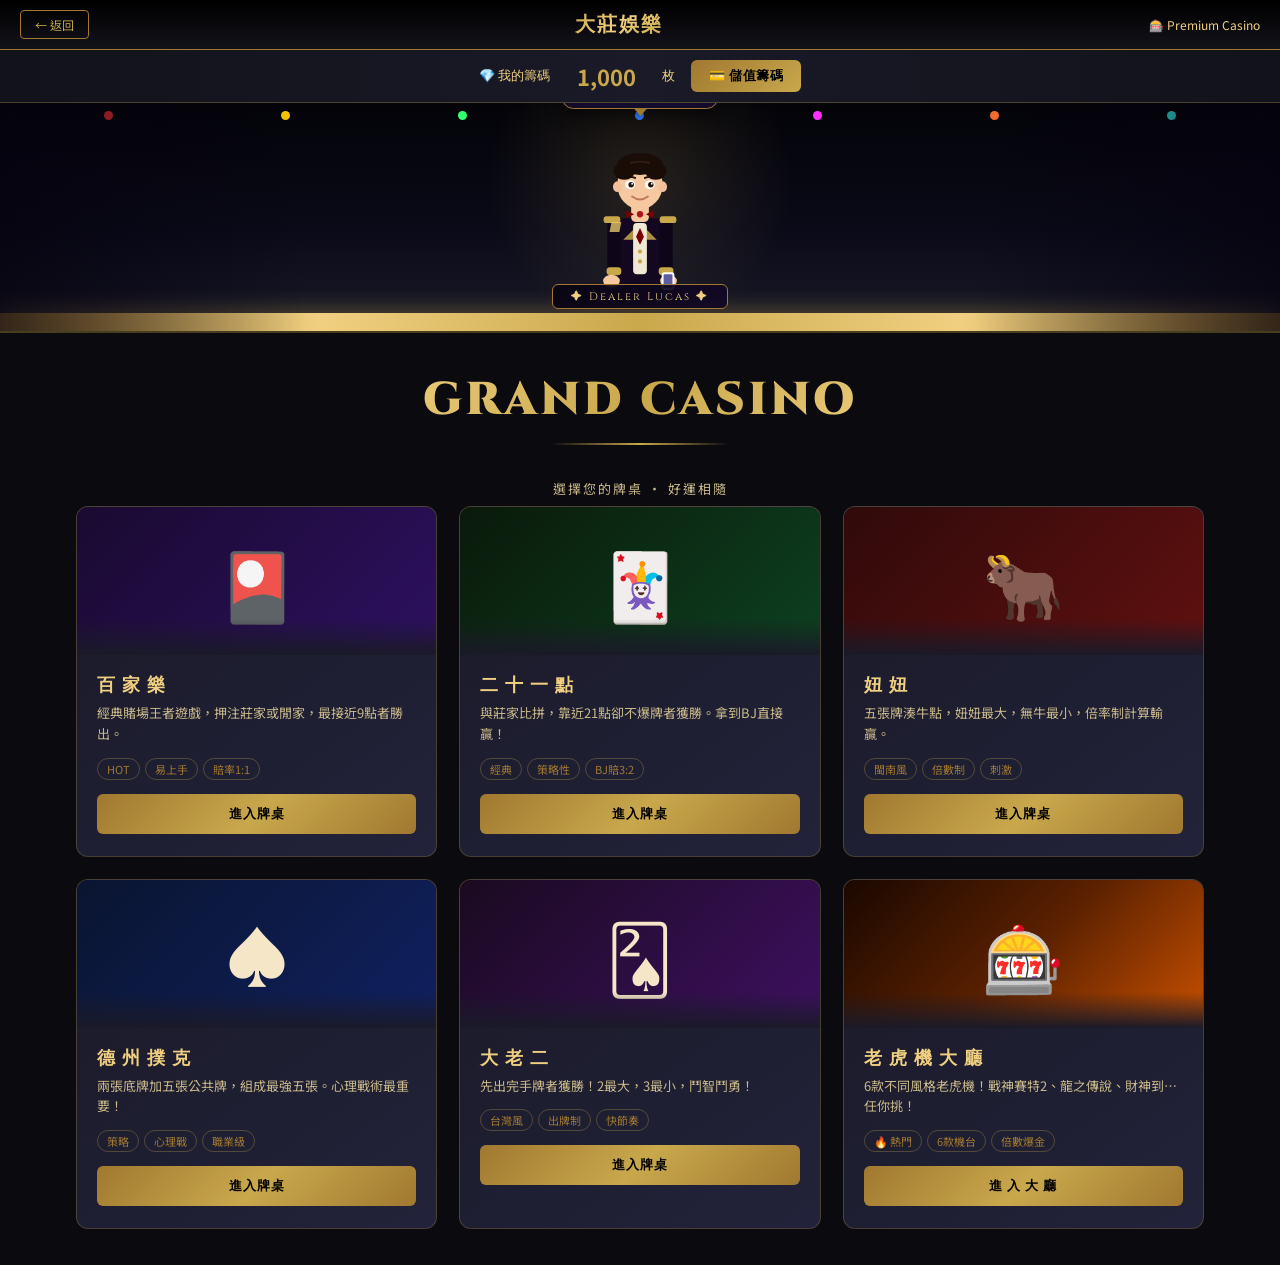
<file: public/baccarat.html>
<!DOCTYPE html>
<html lang="zh-TW">
<head>
<meta charset="UTF-8">
<meta name="viewport" content="width=device-width, initial-scale=1.0">
<title>大莊娛樂 - 小莊國際</title>
<link href="https://fonts.googleapis.com/css2?family=Cinzel:wght@400;600;700;900&family=Noto+Sans+TC:wght@300;400;500;700&display=swap" rel="stylesheet">
<style>
:root{
  --gold:#c9a84c;--gold2:#f0d080;--gold3:#a07830;
  --dark:#0a0a0f;--dark2:#12121a;--dark3:#1a1a28;--dark4:#22223a;
  --green:#0d5c2e;--green2:#1a7a3a;--felt:#0a4020;
  --red:#c0392b;--blue:#1a3a6a;
  --chip1:#e74c3c;--chip2:#3498db;--chip3:#2ecc71;--chip4:#9b59b6;--chip5:#f39c12;
  --text:#f5e6c8;--text2:#c9b98a;
}
*{margin:0;padding:0;box-sizing:border-box}
body{font-family:'Noto Sans TC',sans-serif;background:var(--dark);color:var(--text);min-height:100vh;overflow-x:hidden}
::-webkit-scrollbar{width:6px}
::-webkit-scrollbar-track{background:var(--dark2)}
::-webkit-scrollbar-thumb{background:var(--gold3);border-radius:3px}

/* HEADER */
.site-header{background:linear-gradient(180deg,#000,var(--dark2));border-bottom:1px solid var(--gold3);
  padding:10px 20px;display:flex;align-items:center;justify-content:space-between;
  position:sticky;top:0;z-index:300;gap:10px;flex-wrap:wrap;}
.logo{font-family:'Cinzel',serif;font-size:20px;font-weight:900;
  background:linear-gradient(135deg,var(--gold),var(--gold2),var(--gold));
  -webkit-background-clip:text;-webkit-text-fill-color:transparent;background-clip:text;letter-spacing:2px;}
.back-btn{color:var(--gold);font-size:12px;text-decoration:none;border:1px solid var(--gold3);
  padding:5px 14px;border-radius:4px;transition:all .3s;white-space:nowrap;}
.back-btn:hover{background:var(--gold);color:#000}

/* CHIPS BAR */
.chips-bar{background:linear-gradient(90deg,var(--dark2),var(--dark3),var(--dark2));
  border-bottom:1px solid rgba(201,168,76,.3);
  padding:10px 20px;display:flex;align-items:center;justify-content:center;gap:16px;flex-wrap:wrap;}
.chips-label{font-family:'Cinzel',serif;font-size:13px;color:var(--gold2)}
.chips-amount{font-size:22px;font-weight:700;color:var(--gold);min-width:80px;text-align:center}
.topup-btn{background:linear-gradient(135deg,var(--gold3),var(--gold));color:#000;
  border:none;padding:7px 18px;border-radius:6px;font-size:13px;font-weight:700;
  cursor:pointer;font-family:'Cinzel',serif;letter-spacing:.5px;transition:all .3s;}
.topup-btn:hover{background:linear-gradient(135deg,var(--gold),var(--gold2));transform:translateY(-1px)}

/* ═══ DEALER STAGE ═══ */
.dealer-stage{position:relative;height:230px;overflow:hidden;
  background:linear-gradient(180deg,#030308 0%,#0a0a18 55%,var(--dark3) 100%);
  border-bottom:2px solid rgba(201,168,76,.35);
  display:flex;align-items:flex-end;justify-content:center;}
.dealer-stage::before{content:'';position:absolute;top:-80px;left:50%;transform:translateX(-50%);
  width:320px;height:320px;
  background:radial-gradient(ellipse,rgba(255,215,100,.12) 0%,transparent 68%);pointer-events:none;}
.dealer-stage::after{content:'';position:absolute;inset:0;
  background:linear-gradient(90deg,rgba(5,2,15,.7) 0%,transparent 24%,transparent 76%,rgba(5,2,15,.7) 100%);
  pointer-events:none;z-index:2;}

/* Stage lights row */
.stage-lights{position:absolute;top:8px;left:0;right:0;display:flex;justify-content:space-around;z-index:1;padding:0 20px;}
.sl{width:9px;height:9px;border-radius:50%;animation:slblink 2.2s ease-in-out infinite}
.sl:nth-child(1){background:#ff3030;animation-delay:0s}
.sl:nth-child(2){background:#ffcc00;animation-delay:.28s}
.sl:nth-child(3){background:#30ff70;animation-delay:.56s}
.sl:nth-child(4){background:#3080ff;animation-delay:.84s}
.sl:nth-child(5){background:#ff30ff;animation-delay:1.12s}
.sl:nth-child(6){background:#ff7030;animation-delay:1.4s}
.sl:nth-child(7){background:#30ffee;animation-delay:1.68s}
@keyframes slblink{0%,100%{opacity:.3;transform:scale(.75)}50%{opacity:1;transform:scale(1.1)}}

/* Dealer wrap */
.dealer-wrap{position:relative;z-index:3;display:flex;flex-direction:column;align-items:center;
  animation:dIdle 3.2s ease-in-out infinite;}
@keyframes dIdle{0%,100%{transform:translateY(0)}50%{transform:translateY(-5px)}}
.dealer-wrap.dealing{animation:dDeal .55s ease-in-out 3}
@keyframes dDeal{0%{transform:translateY(0) rotate(0)}30%{transform:translateY(-14px) rotate(-5deg)}65%{transform:translateY(-4px) rotate(2deg)}100%{transform:translateY(0) rotate(0)}}
.dealer-wrap.win{animation:dWin .55s ease-in-out 2}
@keyframes dWin{0%,100%{transform:scale(1)}50%{transform:scale(1.05)}}

/* Speech bubble */
.bubble{position:absolute;top:-52px;left:50%;transform:translateX(-50%);
  background:rgba(20,12,45,.96);border:1px solid var(--gold3);
  border-radius:12px;padding:8px 16px;font-size:12px;color:var(--gold2);
  white-space:nowrap;opacity:0;transition:opacity .4s;z-index:10;
  box-shadow:0 4px 16px rgba(0,0,0,.6);}
.bubble::after{content:'';position:absolute;bottom:-8px;left:50%;transform:translateX(-50%);
  width:0;height:0;border-left:7px solid transparent;border-right:7px solid transparent;
  border-top:8px solid var(--gold3);}
.bubble.show{opacity:1}

/* Flying cards */
.fly{position:absolute;top:60px;left:50%;z-index:5;
  width:38px;height:55px;background:linear-gradient(135deg,#222299,#11116a);
  border-radius:5px;border:1px solid rgba(255,255,255,.2);opacity:0;pointer-events:none;}
.fly.goL{animation:flyL .55s ease-out forwards}
.fly.goR{animation:flyR .55s ease-out forwards}
@keyframes flyL{0%{opacity:1;transform:translate(-50%,0) rotate(0)}100%{opacity:0;transform:translate(calc(-50% - 130px),70px) rotate(-22deg)}}
@keyframes flyR{0%{opacity:1;transform:translate(-50%,0) rotate(0)}100%{opacity:0;transform:translate(calc(-50% + 130px),70px) rotate(22deg)}}

/* Table edge + name tag */
.table-edge{position:absolute;bottom:0;left:0;right:0;height:18px;
  background:linear-gradient(90deg,var(--gold3),var(--gold2),var(--gold),var(--gold2),var(--gold3));
  box-shadow:0 -4px 20px rgba(201,168,76,.35);z-index:1;}
.dealer-tag{position:absolute;bottom:22px;left:50%;transform:translateX(-50%);
  background:linear-gradient(135deg,rgba(8,4,18,.92),rgba(18,8,38,.92));
  border:1px solid var(--gold3);border-radius:6px;padding:4px 18px;
  font-family:'Cinzel',serif;font-size:11px;color:var(--gold2);letter-spacing:2px;
  white-space:nowrap;z-index:4;}

/* LOBBY */
.lobby{padding:36px 16px;max-width:1160px;margin:0 auto}
.lobby-title{font-family:'Cinzel',serif;font-size:clamp(26px,5vw,46px);font-weight:900;
  text-align:center;letter-spacing:3px;margin-bottom:6px;
  background:linear-gradient(135deg,var(--gold3),var(--gold2),var(--gold),var(--gold2),var(--gold3));
  -webkit-background-clip:text;-webkit-text-fill-color:transparent;background-clip:text;}
.lobby-sub{text-align:center;color:var(--text2);font-size:13px;letter-spacing:2px;margin-bottom:8px}
.divider{width:180px;height:2px;margin:12px auto 34px;background:linear-gradient(90deg,transparent,var(--gold),transparent);}
.games-grid{display:grid;grid-template-columns:repeat(auto-fill,minmax(280px,1fr));gap:22px}
.game-card{background:linear-gradient(145deg,var(--dark3),var(--dark4));border:1px solid rgba(201,168,76,.25);
  border-radius:12px;overflow:hidden;cursor:pointer;transition:all .35s;}
.game-card:hover{transform:translateY(-6px);border-color:var(--gold);box-shadow:0 16px 48px rgba(201,168,76,.2)}
.card-banner{height:148px;display:flex;align-items:center;justify-content:center;font-size:66px;position:relative;overflow:hidden}
.baccarat-banner{background:linear-gradient(135deg,#1a0a30,#2d1060)}
.blackjack-banner{background:linear-gradient(135deg,#0a1a0a,#0d4020)}
.niuniu-banner{background:linear-gradient(135deg,#300a0a,#601010)}
.texas-banner{background:linear-gradient(135deg,#0a1530,#102060)}
.bigtwo-banner{background:linear-gradient(135deg,#1a0a20,#3d1060)}
.card-banner::after{content:'';position:absolute;bottom:0;left:0;right:0;height:36px;background:linear-gradient(to top,var(--dark3),transparent)}
.card-body{padding:18px 20px 22px}
.card-title{font-family:'Cinzel',serif;font-size:18px;font-weight:700;color:var(--gold2);margin-bottom:5px;letter-spacing:1px}
.card-desc{font-size:13px;color:var(--text2);line-height:1.6;margin-bottom:13px}
.card-tags{display:flex;gap:5px;flex-wrap:wrap;margin-bottom:14px}
.tag{font-size:11px;padding:2px 9px;border-radius:20px;border:1px solid rgba(201,168,76,.3);color:var(--gold3)}
.play-btn{display:block;width:100%;padding:11px;text-align:center;
  background:linear-gradient(135deg,var(--gold3),var(--gold),var(--gold3));
  color:#000;font-weight:700;font-size:13px;border:none;border-radius:6px;
  cursor:pointer;letter-spacing:1px;font-family:'Cinzel',serif;transition:all .3s;}
.play-btn:hover{background:linear-gradient(135deg,var(--gold),var(--gold2),var(--gold))}

.low-warn{background:rgba(192,57,43,.15);border:1px solid var(--red);border-radius:8px;
  padding:10px 14px;text-align:center;font-size:13px;color:#ff8080;margin-bottom:16px;
  display:none;animation:popIn .4s ease;}
.low-warn.show{display:block}

/* GAME MODAL */
.modal-overlay{display:none;position:fixed;inset:0;z-index:500;
  background:rgba(0,0,0,.92);backdrop-filter:blur(4px);
  align-items:center;justify-content:center;padding:12px;}
.modal-overlay.active{display:flex}
.game-modal{background:var(--dark2);border:1px solid var(--gold3);border-radius:16px;
  width:100%;max-width:880px;max-height:96vh;overflow-y:auto;position:relative;}
.modal-header{background:linear-gradient(90deg,var(--dark3),var(--dark4),var(--dark3));
  border-bottom:1px solid rgba(201,168,76,.3);
  padding:13px 18px;display:flex;align-items:center;justify-content:space-between;
  position:sticky;top:0;z-index:10;gap:8px;flex-wrap:wrap;}
.modal-title{font-family:'Cinzel',serif;font-size:17px;font-weight:700;color:var(--gold2);letter-spacing:2px}
.modal-chips{font-size:13px;color:var(--gold);font-weight:600;white-space:nowrap}
.close-btn{background:none;border:1px solid var(--gold3);color:var(--gold);
  width:30px;height:30px;border-radius:50%;cursor:pointer;font-size:16px;
  display:flex;align-items:center;justify-content:center;transition:all .3s;flex-shrink:0;}
.close-btn:hover{background:var(--gold);color:#000}
.game-area{padding:16px 18px 22px}

/* SHARED GAME */
.felt-table{background:radial-gradient(ellipse at center,var(--green2),var(--felt));
  border:3px solid var(--gold3);border-radius:14px;padding:14px;
  box-shadow:inset 0 0 40px rgba(0,0,0,.5),0 0 20px rgba(201,168,76,.1);
  margin-bottom:14px;min-height:170px;
  display:flex;flex-direction:column;align-items:center;justify-content:center;gap:10px;}
.playing-card{width:50px;height:72px;background:white;border-radius:5px;
  display:inline-flex;flex-direction:column;align-items:center;justify-content:center;
  font-weight:700;box-shadow:2px 3px 8px rgba(0,0,0,.5);border:1px solid #ddd;flex-shrink:0;}
.playing-card.red{color:var(--red)}.playing-card.black{color:#111}
.playing-card.back{background:linear-gradient(135deg,#1a1a6a,#2a2a9a);border:1px solid #4a4aaa}
.playing-card.back::after{content:'🂠';font-size:30px;color:rgba(255,255,255,.3)}
.card-rank{font-size:12px;line-height:1}.card-suit{font-size:19px;line-height:1}
.cards-row{display:flex;gap:5px;justify-content:center;flex-wrap:wrap}
.hand-label{font-size:11px;color:rgba(255,255,255,.7);letter-spacing:1px;text-transform:uppercase;text-align:center}
.hand-score{font-size:21px;font-weight:700;color:white;text-align:center;font-family:'Cinzel',serif}
.bet-area{background:var(--dark3);border:1px solid rgba(201,168,76,.2);border-radius:10px;padding:13px 16px;margin-bottom:12px}
.bet-label{font-size:11px;color:var(--text2);letter-spacing:1px;margin-bottom:7px;text-transform:uppercase}
.bet-chips{display:flex;gap:6px;flex-wrap:wrap;margin-bottom:9px}
.chip{width:41px;height:41px;border-radius:50%;border:3px solid rgba(255,255,255,.3);
  display:flex;align-items:center;justify-content:center;font-size:11px;font-weight:700;
  cursor:pointer;transition:all .2s;color:white;box-shadow:0 3px 8px rgba(0,0,0,.4);user-select:none;}
.chip:hover{transform:scale(1.12) translateY(-2px)}
.chip.c10{background:radial-gradient(circle,#e55,var(--chip1))}
.chip.c50{background:radial-gradient(circle,#5af,var(--chip2))}
.chip.c100{background:radial-gradient(circle,#5d5,var(--chip3))}
.chip.c500{background:radial-gradient(circle,#b7b,var(--chip4))}
.chip.c1000{background:radial-gradient(circle,#fc5,var(--chip5))}
.bet-display{display:flex;align-items:center;gap:10px;flex-wrap:wrap}
.bet-val{font-family:'Cinzel',serif;font-size:19px;color:var(--gold);font-weight:700}
.clear-bet{background:none;border:1px solid #555;color:#888;padding:4px 10px;border-radius:4px;cursor:pointer;font-size:12px;transition:all .2s}
.clear-bet:hover{border-color:var(--red);color:var(--red)}
.game-btns{display:flex;gap:8px;flex-wrap:wrap;justify-content:center;margin-top:4px}
.gbtn{padding:9px 20px;border:none;border-radius:6px;font-size:13px;font-weight:700;cursor:pointer;font-family:'Cinzel',serif;letter-spacing:.5px;transition:all .25s}
.gbtn-gold{background:linear-gradient(135deg,var(--gold3),var(--gold));color:#000}
.gbtn-gold:hover{background:linear-gradient(135deg,var(--gold),var(--gold2));transform:translateY(-1px)}
.gbtn-red{background:linear-gradient(135deg,#8b0000,var(--red));color:white}
.gbtn-red:hover{filter:brightness(1.2);transform:translateY(-1px)}
.gbtn-blue{background:linear-gradient(135deg,#0a3060,#1a5090);color:white}
.gbtn-blue:hover{filter:brightness(1.2);transform:translateY(-1px)}
.result-banner{padding:13px;border-radius:8px;text-align:center;margin-bottom:13px;
  font-family:'Cinzel',serif;font-size:16px;font-weight:700;letter-spacing:1px;animation:popIn .4s ease}
.result-win{background:linear-gradient(135deg,rgba(46,204,113,.15),rgba(46,204,113,.3));border:1px solid #2ecc71;color:#2ecc71}
.result-lose{background:linear-gradient(135deg,rgba(192,57,43,.15),rgba(192,57,43,.3));border:1px solid var(--red);color:var(--red)}
.result-tie{background:linear-gradient(135deg,rgba(241,196,15,.1),rgba(241,196,15,.2));border:1px solid #f1c40f;color:#f1c40f}
@keyframes popIn{from{transform:scale(.8);opacity:0}to{transform:scale(1);opacity:1}}
@keyframes dealIn{from{transform:translateY(-18px) rotate(-5deg);opacity:0}to{transform:translateY(0) rotate(0);opacity:1}}
.deal-anim{animation:dealIn .3s ease forwards}
.status-msg{font-size:13px;color:var(--text2);text-align:center;padding:7px;background:rgba(255,255,255,.03);border-radius:6px}
.bac-zones{display:grid;grid-template-columns:1fr 1fr 1fr;gap:7px;width:100%}
.bac-zone{background:rgba(0,0,0,.3);border:2px solid rgba(201,168,76,.2);border-radius:8px;padding:9px 6px;text-align:center;cursor:pointer;transition:all .2s}
.bac-zone:hover,.bac-zone.selected{border-color:var(--gold);background:rgba(201,168,76,.1)}
.bac-zone-name{font-family:'Cinzel',serif;font-size:11px;color:var(--gold2);letter-spacing:1px;margin-bottom:2px}
.bac-zone-odds{font-size:10px;color:var(--text2)}
.bac-zone-bet{font-size:14px;color:var(--gold);font-weight:700;margin-top:2px}
.sdiv{display:flex;align-items:center;gap:8px;margin:10px 0}
.sdiv::before,.sdiv::after{content:'';flex:1;height:1px;background:rgba(201,168,76,.2)}
.sdiv span{font-size:10px;color:var(--gold3);letter-spacing:2px;text-transform:uppercase;white-space:nowrap}
.nn-table{display:grid;grid-template-columns:1fr 1fr;gap:9px;width:100%}
.nn-hand{background:rgba(0,0,0,.25);border:1px solid rgba(201,168,76,.15);border-radius:8px;padding:9px;text-align:center}
.nn-name{font-size:10px;color:var(--text2);letter-spacing:1px;margin-bottom:5px;text-transform:uppercase}
.nn-type{font-size:12px;font-weight:700;color:var(--gold2);margin-top:4px}
.nn-bz{display:flex;gap:5px;justify-content:center;flex-wrap:wrap;margin:5px 0}
.nn-bb{padding:5px 12px;background:rgba(0,0,0,.3);border:1px solid rgba(201,168,76,.3);color:var(--text2);border-radius:4px;cursor:pointer;font-size:12px;font-family:'Noto Sans TC',sans-serif;transition:all .2s}
.nn-bb:hover,.nn-bb.active{border-color:var(--gold);color:var(--gold);background:rgba(201,168,76,.1)}
.ccards{display:flex;gap:5px;justify-content:center;flex-wrap:wrap;margin:6px 0}
.hand-scroll{overflow-x:auto;padding-bottom:4px}
.hand-container{display:flex;gap:3px;flex-wrap:wrap;justify-content:center;padding:5px 0;max-width:580px}
.h-card{width:40px;height:58px;background:white;border-radius:4px;
  display:flex;flex-direction:column;align-items:center;justify-content:center;
  cursor:pointer;transition:all .2s;border:2px solid transparent;
  box-shadow:1px 2px 5px rgba(0,0,0,.4);flex-shrink:0;}
.h-card.red{color:var(--red)}.h-card.black{color:#111}
.h-card.selected{border-color:var(--gold);transform:translateY(-8px);box-shadow:0 4px 12px rgba(201,168,76,.4)}
.h-card-r{font-size:10px;line-height:1.1}.h-card-s{font-size:16px;line-height:1}

/* TOP-UP MODAL */
.topup-overlay{display:none;position:fixed;inset:0;z-index:600;
  background:rgba(0,0,0,.86);backdrop-filter:blur(7px);
  align-items:center;justify-content:center;padding:20px;}
.topup-overlay.active{display:flex}
.topup-modal{background:linear-gradient(145deg,var(--dark2),var(--dark3));
  border:1px solid var(--gold);border-radius:20px;padding:34px 30px;
  width:100%;max-width:420px;position:relative;}
.tu-close{position:absolute;top:13px;right:15px;background:none;border:none;color:var(--gold3);font-size:22px;cursor:pointer;line-height:1}
.tu-close:hover{color:var(--gold)}
.tu-title{font-family:'Cinzel',serif;font-size:21px;font-weight:700;color:var(--gold2);text-align:center;letter-spacing:2px;margin-bottom:5px}
.tu-sub{text-align:center;color:var(--text2);font-size:12px;margin-bottom:22px}
.tu-presets{display:grid;grid-template-columns:repeat(3,1fr);gap:9px;margin-bottom:18px}
.tu-preset{padding:13px 6px;border:1px solid rgba(201,168,76,.3);background:rgba(0,0,0,.3);
  border-radius:10px;cursor:pointer;text-align:center;transition:all .25s;color:var(--text);font-family:'Noto Sans TC',sans-serif;}
.tu-preset:hover{border-color:var(--gold);background:rgba(201,168,76,.1);transform:translateY(-2px)}
.tu-amt{font-size:17px;font-weight:700;color:var(--gold);display:block}
.tu-lbl{font-size:10px;color:var(--text2);margin-top:2px;display:block}
.tu-custom label{display:block;font-size:11px;color:var(--text2);letter-spacing:1px;margin-bottom:7px;text-transform:uppercase}
.tu-row{display:flex;gap:8px;margin-bottom:16px}
.tu-input{flex:1;background:rgba(0,0,0,.4);border:1px solid rgba(201,168,76,.3);
  border-radius:8px;padding:10px 13px;font-size:16px;color:var(--gold);
  font-family:'Cinzel',serif;outline:none;}
.tu-input:focus{border-color:var(--gold)}
.tu-confirm{padding:10px 18px;background:linear-gradient(135deg,var(--gold3),var(--gold));
  color:#000;border:none;border-radius:8px;font-size:13px;font-weight:700;
  cursor:pointer;font-family:'Cinzel',serif;white-space:nowrap;transition:all .3s;}
.tu-confirm:hover{background:linear-gradient(135deg,var(--gold),var(--gold2))}
.tu-notice{background:rgba(201,168,76,.06);border:1px solid rgba(201,168,76,.15);
  border-radius:8px;padding:11px;font-size:12px;color:var(--text2);line-height:1.6;text-align:center;margin-bottom:14px}
.tu-hist-title{font-size:10px;color:var(--gold3);letter-spacing:1px;text-transform:uppercase;margin-bottom:7px}
.hist-list{max-height:76px;overflow-y:auto}
.hist-item{display:flex;justify-content:space-between;font-size:12px;padding:3px 0;
  border-bottom:1px solid rgba(255,255,255,.05);color:var(--text2)}
.hist-item span:last-child{color:var(--gold)}

@media(max-width:600px){
  .tu-presets{grid-template-columns:repeat(2,1fr)}
  .game-modal{max-height:100vh;border-radius:0}
  .dealer-stage{height:185px}
}

/* ══ 籌碼數字閃爍動畫 ══ */
@keyframes chipsUp{0%{color:var(--gold)}30%{color:#2ecc71;transform:scale(1.15)}70%{color:#2ecc71}100%{color:var(--gold);transform:scale(1)}}
.chips-win{animation:chipsUp .8s ease-out;}
@keyframes chipsDown{0%{color:var(--gold)}30%{color:#e74c3c;transform:scale(.95)}100%{color:var(--gold);transform:scale(1)}}
.chips-lose{animation:chipsDown .5s ease-out;}

/* ══ WIN ANIMATIONS ══ */
#confettiCanvas{display:none;position:fixed;inset:0;z-index:9999;pointer-events:none;}
#winGlowOverlay{position:fixed;inset:0;z-index:9998;pointer-events:none;opacity:0;transition:opacity .6s ease-out;}
.sl-win-pop{animation:slWinPop .5s cubic-bezier(.175,.885,.32,1.275) forwards!important;}
@keyframes slWinPop{0%{transform:scale(.5) translateY(10px);opacity:0}60%{transform:scale(1.08)}100%{transform:scale(1);opacity:1}}
.sl-bigwin{animation:slBigWinShake .4s ease-in-out 2!important;background:linear-gradient(135deg,rgba(255,150,0,.2),rgba(255,215,0,.3))!important;border-color:#ffd700!important;color:#ffd700!important;}
@keyframes slBigWinShake{0%,100%{transform:translateX(0)}25%{transform:translateX(-6px)}75%{transform:translateX(6px)}}
.sl-coin-burst{position:absolute;top:50%;left:50%;pointer-events:none;animation:coinBurst .8s ease-out forwards;}
@keyframes coinBurst{0%{transform:translate(-50%,-50%) scale(0);opacity:1}100%{transform:translate(-50%,-120%) scale(1.5);opacity:0}}
@keyframes slReelSpin{0%{transform:translateY(0)}50%{transform:translateY(-4px)}100%{transform:translateY(0)}}
.classic-reel-cell{transition:transform .2s,filter .2s;}
.classic-win-line{animation:winLinePulse .6s ease-in-out infinite alternate;}
@keyframes winLinePulse{from{box-shadow:0 0 6px #ffd700}to{box-shadow:0 0 20px #ffd700,0 0 40px rgba(255,215,0,.5)}}
/* Multiplier ball pulse */
.mult-ball{animation:mbPulse 1.4s ease-in-out infinite alternate!important;}
@keyframes mbPulse{from{box-shadow:0 0 6px #ff6600}to{box-shadow:0 0 18px #ff9900,inset 0 0 10px rgba(255,100,0,.4)}}
.locked-mult{animation:lmPulse 1s ease-in-out infinite alternate!important;}
@keyframes lmPulse{from{box-shadow:0 0 8px #ff00ff}to{box-shadow:0 0 24px #cc00ff,inset 0 0 12px rgba(255,0,255,.4)}}
/* Cascade drop */
.seth-cell{animation:cellDrop .25s ease forwards;}
@keyframes cellDrop{from{transform:translateY(-10px) scale(.9);opacity:.5}to{transform:translateY(0) scale(1);opacity:1}}
/* ── AUTO SPIN BAR ── */
.auto-bar{display:flex;align-items:center;gap:8px;flex-wrap:wrap;background:rgba(0,0,0,.3);
  border:1px solid rgba(201,168,76,.2);border-radius:8px;padding:8px 12px;margin-bottom:8px;}
.auto-count-btn{width:32px;height:32px;border-radius:6px;border:1px solid rgba(201,168,76,.3);
  background:rgba(0,0,0,.4);color:var(--gold2);font-size:12px;font-weight:700;cursor:pointer;
  display:flex;align-items:center;justify-content:center;transition:all .2s;}
.auto-count-btn:hover,.auto-count-btn.active{background:rgba(201,168,76,.15);border-color:var(--gold)}
.auto-progress{flex:1;height:6px;background:rgba(255,255,255,.1);border-radius:3px;overflow:hidden;min-width:60px}
.auto-progress-fill{height:100%;background:linear-gradient(90deg,var(--gold3),var(--gold));border-radius:3px;transition:width .3s ease;}
/* ── CLASSIC 777 ── */
.cl-machine{background:linear-gradient(145deg,#1a0800,#2a1000,#1a0800);
  border:3px solid var(--gold);border-radius:20px;padding:16px;
  box-shadow:0 0 40px rgba(201,168,76,.25),inset 0 0 30px rgba(0,0,0,.7);
  margin-bottom:12px;position:relative;overflow:hidden;}
.cl-machine::before{content:'';position:absolute;top:0;left:0;right:0;height:3px;
  background:linear-gradient(90deg,transparent,var(--gold2),var(--gold),var(--gold2),transparent);}
.cl-machine-title{font-family:'Cinzel',serif;font-size:16px;font-weight:900;letter-spacing:3px;
  text-align:center;margin-bottom:8px;
  background:linear-gradient(135deg,var(--gold3),var(--gold2),var(--gold));
  -webkit-background-clip:text;-webkit-text-fill-color:transparent;background-clip:text;}
.cl-jackpot{font-family:'Cinzel',serif;font-size:26px;font-weight:900;color:var(--gold2);
  text-align:center;margin-bottom:12px;
  animation:jackpotPulse 1.5s ease-in-out infinite alternate;}
@keyframes jackpotPulse{from{text-shadow:0 0 10px rgba(201,168,76,.5)}to{text-shadow:0 0 30px rgba(240,208,128,.9),0 0 60px rgba(201,168,76,.4)}}
.cl-reels-wrap{display:flex;gap:8px;justify-content:center;
  background:rgba(0,0,0,.6);border:2px solid rgba(201,168,76,.4);
  border-radius:12px;padding:14px;margin-bottom:12px;position:relative;}
.cl-win-line{position:absolute;top:50%;left:14px;right:14px;height:72px;
  transform:translateY(-50%);border:3px solid var(--gold);border-radius:6px;
  pointer-events:none;opacity:0;transition:opacity .3s;
  box-shadow:0 0 20px rgba(201,168,76,.6),inset 0 0 20px rgba(201,168,76,.1);}
.cl-win-line.show{opacity:1;animation:winLineFlash .4s ease-in-out infinite alternate;}
@keyframes winLineFlash{from{box-shadow:0 0 10px rgba(201,168,76,.5)}to{box-shadow:0 0 35px rgba(240,208,128,.9),inset 0 0 20px rgba(201,168,76,.2)}}
.cl-reel{width:72px;overflow:hidden;border-radius:8px;
  border:2px solid rgba(201,168,76,.3);
  background:linear-gradient(180deg,rgba(0,0,0,.9),rgba(20,10,0,.95));position:relative;}
.cl-reel::before,.cl-reel::after{content:'';position:absolute;left:0;right:0;height:24px;z-index:2;pointer-events:none;}
.cl-reel::before{top:0;background:linear-gradient(180deg,rgba(0,0,0,.95),transparent)}
.cl-reel::after{bottom:0;background:linear-gradient(0deg,rgba(0,0,0,.95),transparent)}
.cl-reel-inner{will-change:transform;}
.cl-sym{width:72px;height:72px;display:flex;align-items:center;justify-content:center;
  font-size:36px;border-bottom:1px solid rgba(255,255,255,.06);}
.cl-sym.win-sym{animation:symWin .5s ease-in-out infinite alternate;filter:drop-shadow(0 0 8px gold);}
@keyframes symWin{from{transform:scale(1)}to{transform:scale(1.15)}}
.cl-payline-info{display:grid;grid-template-columns:1fr 1fr;gap:5px;
  background:rgba(0,0,0,.3);border-radius:8px;padding:9px;margin-bottom:10px;}
.cl-pay-row{display:flex;align-items:center;gap:5px;font-size:12px;color:var(--text2)}
.cl-pay-row .sym{font-size:17px}.cl-pay-row .mult{color:var(--gold);font-weight:700}
/* ── MEGA WIN OVERLAY ── */
#megaWinOverlay{display:none;position:fixed;inset:0;z-index:10000;
  background:rgba(0,0,0,.87);align-items:center;justify-content:center;
  flex-direction:column;gap:14px;cursor:pointer;}
#megaWinOverlay.show{display:flex;animation:megaFadeIn .4s ease;}
@keyframes megaFadeIn{from{opacity:0}to{opacity:1}}
.mega-win-title{font-family:'Cinzel',serif;font-size:clamp(36px,8vw,76px);font-weight:900;
  background:linear-gradient(135deg,#ff9900,#ffd700,#ff9900,#ffd700);
  -webkit-background-clip:text;-webkit-text-fill-color:transparent;background-clip:text;
  animation:megaTitlePop .6s cubic-bezier(.175,.885,.32,1.4) both;
  text-align:center;letter-spacing:4px;}
@keyframes megaTitlePop{0%{transform:scale(0) rotate(-10deg)}70%{transform:scale(1.1) rotate(2deg)}100%{transform:scale(1) rotate(0)}}
.mega-win-amount{font-family:'Cinzel',serif;font-size:clamp(28px,6vw,56px);font-weight:900;
  color:#fff;text-shadow:0 0 30px rgba(255,215,0,.8);
  animation:megaAmountBounce .8s .3s cubic-bezier(.175,.885,.32,1.4) both;}
@keyframes megaAmountBounce{0%{transform:translateY(40px);opacity:0}100%{transform:translateY(0);opacity:1}}
.mega-win-sub{font-size:13px;color:rgba(255,215,0,.7);letter-spacing:2px;font-family:'Cinzel',serif;}
.mega-stars{position:absolute;inset:0;overflow:hidden;pointer-events:none;}
.mega-star{position:absolute;animation:starFloat linear infinite;}
@keyframes starFloat{0%{transform:translateY(100vh) scale(0)}60%{transform:translateY(40vh) scale(1);opacity:1}100%{transform:translateY(-10vh) scale(0);opacity:0}}
.coin-particle{position:fixed;pointer-events:none;font-size:18px;z-index:9999;
  animation:coinFall linear forwards;}
@keyframes coinFall{0%{opacity:1;transform:translateY(0) rotate(0)}100%{opacity:0;transform:translateY(80vh) rotate(720deg)}}
/* Classic 777 styles */
.classic-machine{background:linear-gradient(145deg,#2a1500,#1a0c00);border:3px solid var(--gold3);border-radius:16px;padding:14px;margin-bottom:12px;box-shadow:0 0 30px rgba(201,168,76,.15),inset 0 0 20px rgba(0,0,0,.5);}
.classic-reel{border:2px solid rgba(201,168,76,.4);border-radius:8px;overflow:hidden;background:rgba(0,0,0,.6);}
.slot-lobby-overlay{display:none;position:fixed;inset:0;z-index:500;
  background:rgba(0,0,0,.94);backdrop-filter:blur(5px);
  align-items:flex-start;justify-content:center;padding:16px;overflow-y:auto;}
.slot-lobby-overlay.active{display:flex;}
.slot-lobby-modal{width:100%;max-width:900px;margin:auto;}
.slot-lobby-header{display:flex;align-items:center;justify-content:space-between;
  padding:14px 0 18px;border-bottom:1px solid rgba(201,168,76,.3);margin-bottom:22px;}
.slot-lobby-title{font-family:'Cinzel',serif;font-size:22px;font-weight:900;
  background:linear-gradient(135deg,var(--gold3),var(--gold2),var(--gold));
  -webkit-background-clip:text;-webkit-text-fill-color:transparent;background-clip:text;letter-spacing:3px;}
.slot-machines-grid{display:grid;grid-template-columns:repeat(auto-fill,minmax(260px,1fr));gap:18px;padding-bottom:30px;}
.slot-card{border-radius:14px;overflow:hidden;cursor:pointer;
  border:1px solid rgba(201,168,76,.2);transition:all .3s;position:relative;}
.slot-card:hover{transform:translateY(-6px);border-color:var(--gold);box-shadow:0 16px 40px rgba(201,168,76,.25);}
.slot-card-banner{height:88px;display:flex;flex-direction:column;align-items:center;justify-content:center;
  font-size:34px;position:relative;overflow:hidden;}
.slot-card-banner::after{content:'';position:absolute;bottom:0;left:0;right:0;height:30px;
  background:linear-gradient(to top,var(--dark3),transparent);}
.slot-card-body{background:linear-gradient(145deg,var(--dark3),var(--dark4));padding:14px 16px 18px;}
.slot-card-name{font-family:'Cinzel',serif;font-size:16px;font-weight:700;color:var(--gold2);
  margin-bottom:4px;letter-spacing:1px;}
.slot-card-desc{font-size:12px;color:var(--text2);line-height:1.5;margin-bottom:11px;}
.slot-card-tags{display:flex;gap:4px;flex-wrap:wrap;margin-bottom:12px;}
.slot-new-badge{position:absolute;top:8px;right:8px;background:linear-gradient(135deg,#e74c3c,#c0392b);
  color:white;font-size:10px;font-weight:700;padding:2px 8px;border-radius:10px;font-family:'Cinzel',serif;}
.seth-banner{background:linear-gradient(135deg,#1a0800,#5a2000,#c85000)}
.seth-grid{display:grid;grid-template-columns:repeat(6,1fr);gap:3px;background:rgba(0,0,0,.5);
  border:2px solid var(--gold3);border-radius:10px;padding:6px;margin-bottom:10px;position:relative;}
.seth-cell{aspect-ratio:1;border-radius:5px;display:flex;align-items:center;justify-content:center;
  font-size:20px;background:rgba(0,0,0,.4);border:1px solid rgba(255,255,255,.08);
  transition:all .3s;position:relative;overflow:hidden;user-select:none;}
.seth-cell.matched{animation:sethMatch .5s ease forwards;border-color:var(--gold);}
.seth-cell.empty{background:rgba(0,0,0,.1);animation:sethFall .3s ease;}
.seth-cell.mult-ball{border:2px solid #ff6600;box-shadow:0 0 10px #ff6600,inset 0 0 8px rgba(255,100,0,.3);}
.seth-cell.locked-mult{border:2px solid #ff00ff;box-shadow:0 0 10px #ff00ff,inset 0 0 8px rgba(255,0,255,.3);}
@keyframes sethMatch{0%{transform:scale(1);filter:brightness(1)}40%{transform:scale(1.18);filter:brightness(2.2)}100%{transform:scale(1);filter:brightness(1)}}
@keyframes sethFall{0%{transform:translateY(-18px);opacity:0}100%{transform:translateY(0);opacity:1}}
.seth-multiplier-display{font-size:11px;position:absolute;top:2px;right:3px;color:#ff9900;font-weight:700;line-height:1}
.seth-info{display:grid;grid-template-columns:1fr 1fr 1fr;gap:7px;margin-bottom:10px;text-align:center}
.seth-info-box{background:rgba(0,0,0,.35);border:1px solid rgba(201,168,76,.2);border-radius:7px;padding:7px 4px;}
.seth-info-val{font-size:18px;font-weight:700;color:var(--gold);font-family:'Cinzel',serif}
.seth-info-lbl{font-size:10px;color:var(--text2);letter-spacing:.5px}
.seth-freegame-banner{background:linear-gradient(135deg,rgba(200,80,0,.25),rgba(255,150,0,.15));
  border:1px solid #ff6600;border-radius:8px;padding:8px 12px;text-align:center;
  font-family:'Cinzel',serif;font-size:14px;color:#ff9900;font-weight:700;margin-bottom:8px;
  animation:sethGlow 1.2s ease-in-out infinite alternate;}
@keyframes sethGlow{from{box-shadow:0 0 6px #ff6600}to{box-shadow:0 0 22px #ff9900}}
.seth-awaken{background:linear-gradient(135deg,rgba(255,0,180,.2),rgba(200,0,255,.2));
  border:1px solid #ff00ff;animation:awakenPulse .8s ease-in-out infinite alternate;}
@keyframes awakenPulse{from{box-shadow:0 0 10px #ff00ff}to{box-shadow:0 0 30px #cc00ff,0 0 50px rgba(255,0,255,.4)}}
.seth-legend{display:flex;flex-wrap:wrap;gap:5px;margin-bottom:10px;justify-content:center}
.seth-sym{display:flex;align-items:center;gap:3px;background:rgba(0,0,0,.3);
  border:1px solid rgba(255,255,255,.08);border-radius:5px;padding:3px 7px;font-size:11px;color:var(--text2)}
.seth-sym span:first-child{font-size:15px}
</style>
</head>
<body>

<canvas id="confettiCanvas"></canvas>
<div id="winGlowOverlay"></div>
<div id="megaWinOverlay" onclick="closeMegaWin()">
  <div class="mega-stars" id="megaStars"></div>
  <div class="mega-win-title" id="megaWinTitle">BIG WIN</div>
  <div class="mega-win-amount" id="megaWinAmount">+0</div>
  <div class="mega-win-sub">點擊任意處關閉</div>
</div>

<header class="site-header">
  <a href="index.html" class="back-btn">← 返回</a>
  <div class="logo">大莊娛樂</div>
  <div style="font-size:12px;color:var(--gold2)">🎰 Premium Casino</div>
</header>

<div class="chips-bar">
  <span class="chips-label">💎 我的籌碼</span>
  <span class="chips-amount" id="globalChips">0</span>
  <span class="chips-label">枚</span>
  <button class="topup-btn" onclick="openTopUp()">💳 儲值籌碼</button>
</div>

<!-- ══ DEALER STAGE ══ -->
<div class="dealer-stage">
  <div class="stage-lights">
    <div class="sl"></div><div class="sl"></div><div class="sl"></div>
    <div class="sl"></div><div class="sl"></div><div class="sl"></div><div class="sl"></div>
  </div>

  <div class="dealer-wrap" id="dWrap">
    <div class="bubble" id="dBubble">歡迎光臨大莊娛樂！🎰</div>
    <div class="fly" id="flyL"></div>
    <div class="fly" id="flyR"></div>

    <!-- Dealer SVG -->
    <svg viewBox="0 0 120 205" xmlns="http://www.w3.org/2000/svg" width="118" height="205">
      <!-- Body / Tuxedo -->
      <rect x="27" y="92" width="66" height="82" rx="9" fill="#130820"/>
      <!-- Lapels gold trim -->
      <polygon points="60,97 43,114 53,114" fill="#c9a84c" opacity=".85"/>
      <polygon points="60,97 77,114 67,114" fill="#c9a84c" opacity=".85"/>
      <!-- White shirt -->
      <rect x="53" y="97" width="14" height="52" rx="4" fill="#f0e8d2"/>
      <!-- Tie -->
      <polygon points="60,102 56,111 60,119 64,111" fill="#7a0000"/>
      <!-- Buttons -->
      <circle cx="60" cy="126" r="2.2" fill="#c9a84c"/>
      <circle cx="60" cy="136" r="2.2" fill="#c9a84c"/>
      <!-- Sleeves -->
      <rect x="27" y="92" width="13" height="62" rx="5" fill="#0e0618"/>
      <rect x="80" y="92" width="13" height="62" rx="5" fill="#0e0618"/>
      <!-- Gold cuffs -->
      <rect x="26" y="142" width="15" height="8" rx="3.5" fill="#c9a84c"/>
      <rect x="79" y="142" width="15" height="8" rx="3.5" fill="#c9a84c"/>
      <!-- Hands -->
      <ellipse cx="31" cy="156" rx="8.5" ry="6.5" fill="#f5c8a0"/>
      <ellipse cx="89" cy="156" rx="8.5" ry="6.5" fill="#f5c8a0"/>
      <!-- Card in right hand -->
      <rect x="82" y="147" width="13" height="18" rx="2.5" fill="white" opacity=".95"/>
      <rect x="84" y="149" width="9" height="14" rx="1.5" fill="#1a1a7a" opacity=".7"/>
      <!-- Epaulettes -->
      <rect x="23" y="90" width="17" height="7" rx="3" fill="#c9a84c"/>
      <rect x="80" y="90" width="17" height="7" rx="3" fill="#c9a84c"/>
      <!-- Pocket square -->
      <polygon points="31,96 41,96 39,106 29,106" fill="#f0d070" opacity=".75"/>
      <!-- Neck -->
      <rect x="51" y="74" width="18" height="22" rx="5" fill="#f5c8a0"/>
      <!-- Head -->
      <ellipse cx="60" cy="58" rx="23" ry="25" fill="#f5c8a0"/>
      <!-- Ears -->
      <ellipse cx="37" cy="60" rx="4.5" ry="5.5" fill="#f2c09a"/>
      <ellipse cx="83" cy="60" rx="4.5" ry="5.5" fill="#f2c09a"/>
      <!-- Hair - short neat style -->
      <ellipse cx="60" cy="37" rx="23" ry="11" fill="#1a0c06"/>
      <ellipse cx="44" cy="44" rx="11" ry="9" fill="#1a0c06"/>
      <ellipse cx="76" cy="44" rx="11" ry="9" fill="#1a0c06"/>
      <!-- Hair side part highlight -->
      <path d="M50 36 Q60 33 70 36" stroke="#4a3020" stroke-width="2" fill="none" opacity=".55"/>
      <!-- Eyes -->
      <ellipse cx="50" cy="58" rx="5" ry="4.5" fill="white"/>
      <ellipse cx="70" cy="58" rx="5" ry="4.5" fill="white"/>
      <circle cx="51" cy="58" r="2.8" fill="#2a1205"/>
      <circle cx="71" cy="58" r="2.8" fill="#2a1205"/>
      <circle cx="52" cy="57" r=".9" fill="white"/>
      <circle cx="72" cy="57" r=".9" fill="white"/>
      <!-- Eyebrows -->
      <path d="M45 51 Q50 49 55 51" stroke="#1a0c06" stroke-width="2" fill="none" stroke-linecap="round"/>
      <path d="M65 51 Q70 49 75 51" stroke="#1a0c06" stroke-width="2" fill="none" stroke-linecap="round"/>
      <!-- Smile -->
      <path d="M52 70 Q60 76 68 70" stroke="#c07860" stroke-width="2" fill="none" stroke-linecap="round"/>
      <!-- Bow tie -->
      <polygon points="54,88 46,84 46,92" fill="#7a0000"/>
      <polygon points="66,88 74,84 74,92" fill="#7a0000"/>
      <circle cx="60" cy="88" r="3.2" fill="#aa1515"/>
    </svg>
  </div>

  <div class="dealer-tag">✦ Dealer Lucas ✦</div>
  <div class="table-edge"></div>
</div>

<!-- LOBBY -->
<div class="lobby">
  <div class="low-warn" id="lowWarn">
    ⚠️ 您目前沒有籌碼！請先儲值才能開始遊戲。
    <button onclick="openTopUp()" style="margin-left:10px;background:var(--red);color:white;border:none;padding:4px 12px;border-radius:4px;cursor:pointer;font-size:12px">立即儲值 💳</button>
  </div>

  <h1 class="lobby-title">GRAND CASINO</h1>
  <div class="divider"></div>
  <p class="lobby-sub">選擇您的牌桌 · 好運相隨</p>

  <div class="games-grid">
    <div class="game-card" onclick="openGame('baccarat')">
      <div class="card-banner baccarat-banner">🎴</div>
      <div class="card-body">
        <div class="card-title">百 家 樂</div>
        <div class="card-desc">經典賭場王者遊戲，押注莊家或閒家，最接近9點者勝出。</div>
        <div class="card-tags"><span class="tag">HOT</span><span class="tag">易上手</span><span class="tag">賠率1:1</span></div>
        <button class="play-btn">進入牌桌</button>
      </div>
    </div>
    <div class="game-card" onclick="openGame('blackjack')">
      <div class="card-banner blackjack-banner">🃏</div>
      <div class="card-body">
        <div class="card-title">二 十 一 點</div>
        <div class="card-desc">與莊家比拼，靠近21點卻不爆牌者獲勝。拿到BJ直接贏！</div>
        <div class="card-tags"><span class="tag">經典</span><span class="tag">策略性</span><span class="tag">BJ賠3:2</span></div>
        <button class="play-btn">進入牌桌</button>
      </div>
    </div>
    <div class="game-card" onclick="openGame('niuniu')">
      <div class="card-banner niuniu-banner">🐂</div>
      <div class="card-body">
        <div class="card-title">妞 妞</div>
        <div class="card-desc">五張牌湊牛點，妞妞最大，無牛最小，倍率制計算輸贏。</div>
        <div class="card-tags"><span class="tag">閩南風</span><span class="tag">倍數制</span><span class="tag">刺激</span></div>
        <button class="play-btn">進入牌桌</button>
      </div>
    </div>
    <div class="game-card" onclick="openGame('texas')">
      <div class="card-banner texas-banner">♠️</div>
      <div class="card-body">
        <div class="card-title">德 州 撲 克</div>
        <div class="card-desc">兩張底牌加五張公共牌，組成最強五張。心理戰術最重要！</div>
        <div class="card-tags"><span class="tag">策略</span><span class="tag">心理戰</span><span class="tag">職業級</span></div>
        <button class="play-btn">進入牌桌</button>
      </div>
    </div>
    <div class="game-card" onclick="openGame('bigtwo')">
      <div class="card-banner bigtwo-banner">🂢</div>
      <div class="card-body">
        <div class="card-title">大 老 二</div>
        <div class="card-desc">先出完手牌者獲勝！2最大，3最小，鬥智鬥勇！</div>
        <div class="card-tags"><span class="tag">台灣風</span><span class="tag">出牌制</span><span class="tag">快節奏</span></div>
        <button class="play-btn">進入牌桌</button>
      </div>
    </div>
    <div class="game-card" onclick="openSlotLobby()">
      <div class="card-banner seth-banner">🎰</div>
      <div class="card-body">
        <div class="card-title">老 虎 機 大 廳</div>
        <div class="card-desc">6款不同風格老虎機！戰神賽特2、龍之傳說、財神到…任你挑！</div>
        <div class="card-tags"><span class="tag">🔥 熱門</span><span class="tag">6款機台</span><span class="tag">倍數爆金</span></div>
        <button class="play-btn">進 入 大 廳</button>
      </div>
    </div>
  </div>
</div>

<!-- SLOT LOBBY OVERLAY -->
<div class="slot-lobby-overlay" id="slotLobbyOverlay">
  <div class="slot-lobby-modal">
    <div class="slot-lobby-header">
      <div class="slot-lobby-title">🎰 老虎機大廳</div>
      <button class="close-btn" onclick="closeSlotLobby()" style="width:36px;height:36px;font-size:18px">✕</button>
    </div>
    <div class="slot-machines-grid">
      <!-- Seth -->
      <div class="slot-card" onclick="openSlotMachine('seth')">
        <div class="slot-card-banner" style="background:linear-gradient(135deg,#1a0800,#5a2000,#c85000)">🔱
          <div style="font-size:10px;color:#ffaa44;font-family:'Cinzel',serif;letter-spacing:1px;margin-top:2px">STORM OF SETH 2</div>
        </div>
        <div class="slot-new-badge">HOT</div>
        <div class="slot-card-body">
          <div class="slot-card-name">戰 神 賽 特 2</div>
          <div class="slot-card-desc">6×5掉落消除，分裂倍數球＋鎖倍覺醒模式，千倍爆金！</div>
          <div class="slot-card-tags"><span class="tag">掉落消除</span><span class="tag">倍數球</span><span class="tag">覺醒模式</span></div>
          <button class="play-btn">進 入 戰 場</button>
        </div>
      </div>
      <!-- Dragon -->
      <div class="slot-card" onclick="openSlotMachine('dragon')">
        <div class="slot-card-banner" style="background:linear-gradient(135deg,#1a0000,#7a0000,#cc2200)">🐉
          <div style="font-size:10px;color:#ff8844;font-family:'Cinzel',serif;letter-spacing:1px;margin-top:2px">DRAGON LEGEND</div>
        </div>
        <div class="slot-card-body">
          <div class="slot-card-name">龍 之 傳 說</div>
          <div class="slot-card-desc">4×5盤面，龍WILD擴展替換，BONUS觸發10次免費局！</div>
          <div class="slot-card-tags"><span class="tag">WILD擴展</span><span class="tag">免費局</span><span class="tag">高倍</span></div>
          <button class="play-btn">召 喚 神 龍</button>
        </div>
      </div>
      <!-- Fortune -->
      <div class="slot-card" onclick="openSlotMachine('fortune')">
        <div class="slot-card-banner" style="background:linear-gradient(135deg,#5a0000,#aa0000,#ff4400)">🧧
          <div style="font-size:10px;color:#ffcc44;font-family:'Cinzel',serif;letter-spacing:1px;margin-top:2px">GOD OF FORTUNE</div>
        </div>
        <div class="slot-card-body">
          <div class="slot-card-name">財 神 到</div>
          <div class="slot-card-desc">3×5傳統線型，財神爺最高100倍，散圖3個觸發12免費！</div>
          <div class="slot-card-tags"><span class="tag">傳統線型</span><span class="tag">財神×100</span><span class="tag">散圖</span></div>
          <button class="play-btn">迎 接 財 神</button>
        </div>
      </div>
      <!-- Ocean -->
      <div class="slot-card" onclick="openSlotMachine('ocean')">
        <div class="slot-card-banner" style="background:linear-gradient(135deg,#001a2a,#003060,#0060a0)">🐋
          <div style="font-size:10px;color:#44ddff;font-family:'Cinzel',serif;letter-spacing:1px;margin-top:2px">OCEAN TREASURE</div>
        </div>
        <div class="slot-card-body">
          <div class="slot-card-name">深 海 寶 藏</div>
          <div class="slot-card-desc">5×5海洋世界，海豚WILD橫列替換，鯨魚最高60倍！</div>
          <div class="slot-card-tags"><span class="tag">5×5</span><span class="tag">WILD橫列</span><span class="tag">海洋主題</span></div>
          <button class="play-btn">潛 入 深 海</button>
        </div>
      </div>
      <!-- Ninja -->
      <div class="slot-card" onclick="openSlotMachine('ninja')">
        <div class="slot-card-banner" style="background:linear-gradient(135deg,#0a0a0a,#1a1a3a,#2a2a6a)">🥷
          <div style="font-size:10px;color:#aaaaff;font-family:'Cinzel',serif;letter-spacing:1px;margin-top:2px">NINJA SECRETS</div>
        </div>
        <div class="slot-card-body">
          <div class="slot-card-name">忍 者 秘 法</div>
          <div class="slot-card-desc">4×6超寬盤面，忍者70倍最強，面具WILD神出鬼沒！</div>
          <div class="slot-card-tags"><span class="tag">4×6</span><span class="tag">神出鬼沒</span><span class="tag">忍者主題</span></div>
          <button class="play-btn">修 煉 秘 法</button>
        </div>
      </div>
      <!-- Space -->
      <div class="slot-card" onclick="openSlotMachine('space')">
        <div class="slot-card-banner" style="background:linear-gradient(135deg,#000010,#000040,#100080)">🚀
          <div style="font-size:10px;color:#8888ff;font-family:'Cinzel',serif;letter-spacing:1px;margin-top:2px">SPACE CONQUEST</div>
        </div>
        <div class="slot-new-badge" style="background:linear-gradient(135deg,#1a00aa,#4400ff)">NEW</div>
        <div class="slot-card-body">
          <div class="slot-card-name">星 際 爭 霸</div>
          <div class="slot-card-desc">3×7超廣宇宙盤面，火箭90倍！外星人WILD爆走！</div>
          <div class="slot-card-tags"><span class="tag">3×7超廣</span><span class="tag">火箭×90</span><span class="tag">太空主題</span></div>
          <button class="play-btn">征 服 宇 宙</button>
        </div>
      </div>
      <!-- Classic 777 -->
      <div class="slot-card" onclick="openSlotMachine('classic')">
        <div class="slot-card-banner" style="background:linear-gradient(135deg,#1a0800,#5a2000,#aa4400)">
          <span style="font-size:26px;letter-spacing:2px">7️⃣7️⃣7️⃣</span>
          <div style="font-size:10px;color:#ffdd88;font-family:'Cinzel',serif;letter-spacing:2px;margin-top:2px">LUCKY 777</div>
        </div>
        <div class="slot-new-badge" style="background:linear-gradient(135deg,#aa4400,#ff6600)">經典</div>
        <div class="slot-card-body">
          <div class="slot-card-name">幸 運 777</div>
          <div class="slot-card-desc">經典3×3三捲軸！777最高200倍，5條賠付線，WILD代換制霸！</div>
          <div class="slot-card-tags"><span class="tag">傳統拉霸</span><span class="tag">777×200</span><span class="tag">5條線</span></div>
          <button class="play-btn">拉 霸 致 富</button>
        </div>
      </div>
    </div>
  </div>
</div>
<div class="modal-overlay" id="gameModal">
  <div class="game-modal">
    <div class="modal-header">
      <div class="modal-title" id="modalTitle">百家樂</div>
      <div class="modal-chips">💎 <span id="modalChips">0</span></div>
      <button class="gbtn gbtn-gold" onclick="openTopUp()" style="font-size:11px;padding:4px 11px;letter-spacing:0">儲值</button>
      <button class="close-btn" onclick="closeGame()">✕</button>
    </div>
    <div class="game-area" id="gameArea"></div>
  </div>
</div>

<!-- TOP-UP MODAL -->
<div class="topup-overlay" id="topupOverlay">
  <div class="topup-modal">
    <button class="tu-close" onclick="closeTopUp()">×</button>
    <div class="tu-title">💳 籌碼儲值</div>
    <div class="tu-sub">選擇套餐或自訂金額，即刻到帳</div>
    <div class="tu-presets">
      <div class="tu-preset" onclick="doTopUp(500)"><span class="tu-amt">500</span><span class="tu-lbl">入門體驗</span></div>
      <div class="tu-preset" onclick="doTopUp(1000)"><span class="tu-amt">1,000</span><span class="tu-lbl">標準玩家</span></div>
      <div class="tu-preset" onclick="doTopUp(3000)"><span class="tu-amt">3,000</span><span class="tu-lbl">進階玩家</span></div>
      <div class="tu-preset" onclick="doTopUp(5000)"><span class="tu-amt">5,000</span><span class="tu-lbl">高手之選</span></div>
      <div class="tu-preset" onclick="doTopUp(10000)"><span class="tu-amt">10,000</span><span class="tu-lbl">尊榮 VIP</span></div>
      <div class="tu-preset" onclick="doTopUp(50000)"><span class="tu-amt">50,000</span><span class="tu-lbl">鑽石貴賓</span></div>
    </div>
    <div class="tu-custom">
      <label>自訂金額</label>
      <div class="tu-row">
        <input type="number" class="tu-input" id="customAmt" placeholder="輸入籌碼數量" min="1" max="999999">
        <button class="tu-confirm" onclick="doTopUpCustom()">確認儲值</button>
      </div>
    </div>
    <div class="tu-notice">🎮 本站為娛樂用虛擬籌碼，不涉及真實金錢<br>儲值即刻到帳，跨局保留</div>
    <div class="tu-hist-title">📋 儲值紀錄</div>
    <div class="hist-list" id="histList"></div>
  </div>
</div>

<script>
// ══ CHIPS (localStorage) ══
// 第一次進入：送 1000 歡迎籌碼
const _isFirst = !localStorage.getItem('dz_chips');
let chips = parseInt(localStorage.getItem('dz_chips') || '1000');
if(_isFirst){ localStorage.setItem('dz_chips','1000'); }
let hist = JSON.parse(localStorage.getItem('dz_hist')||'[]');

function save(){localStorage.setItem('dz_chips',chips);localStorage.setItem('dz_hist',JSON.stringify(hist));localStorage.setItem('dz_hm',JSON.stringify(HM));}

// ══════════════════════════════════════════════════════════════
//  🍯 HONEYMOON ENGINE v2 ── 讓玩家「感覺在賺」
//
//  心理學機制：
//  ① 蜜月期（前30局）：RTP≈115%，讓玩家建立「我會贏」的信念
//  ② 平台期（31-120局）：RTP≈85%，輸少贏多的錯覺（贏的次數多但每次小）
//  ③ 正常期（120局後）：RTP≈78%，間歇增強保持黏著
//
//  關鍵心理技巧：
//  • 「近大獎」── 連輸3次後必給一次小贏（損失規避）
//  • 「贏大輸小」── 贏的時候給1.5-3倍，輸的時候只輸1倍
//  • 「進度感」── 追蹤連勝、累計贏分，UI正向回饋
//  • 「尾牙效應」── 每50轉給一次「超級獎」，重燃熱情
//  • 「回血機制」── 大虧後自動給小補貼，不讓玩家絕望離開
// ══════════════════════════════════════════════════════════════
const _hmDefault = {
  deposit: 0,         // 本輪儲值額
  balance0: 0,        // 儲值後的起始餘額
  spinCount: 0,       // 本輪總局數
  winStreak: 0,       // 連勝次數
  loseStreak: 0,      // 連輸次數（超過3觸發回血）
  totalPaid: 0,       // 本輪總支出（下注）
  totalWon: 0,        // 本輪總贏回
  lastSuperSpin: 0,   // 上次超級獎的局數
  mode: 'honey',      // honey | plateau | normal
};
let HM = Object.assign({}, _hmDefault, JSON.parse(localStorage.getItem('dz_hm')||'{}'));

function hmOnDeposit(amt){
  HM.deposit = amt;
  HM.balance0 = chips;      // chips 已含這次儲值
  HM.spinCount = 0;
  HM.winStreak = 0;
  HM.loseStreak = 0;
  HM.totalPaid = 0;
  HM.totalWon = 0;
  HM.lastSuperSpin = 0;
  HM.mode = 'honey';
  localStorage.setItem('dz_hm', JSON.stringify(HM));
}

// ── 核心決策 ──
// 回傳 { action, mult }
//   action: 'super'|'win'|'near'|'lose'
//   mult:   獎金倍率（相對下注，0=輸）
function hmDecide(betAmt){
  HM.spinCount++;
  HM.totalPaid += betAmt;

  // 切換模式
  if(HM.mode==='honey'   && HM.spinCount > 30)  HM.mode = 'plateau';
  if(HM.mode==='plateau' && HM.spinCount > 120) HM.mode = 'normal';

  const sp = HM.spinCount;
  const ls = HM.loseStreak;

  // ── 超級獎（每50轉一次，給大驚喜重燃熱情）
  if(sp - HM.lastSuperSpin >= 50 && Math.random() < 0.92){
    HM.lastSuperSpin = sp;
    return { action:'super', mult: 4 + Math.random()*6 }; // 4x~10x
  }

  if(ls >= 4){
    return { action:'win', mult: 0.8 + Math.random()*0.6 };
  }

  // ── 按模式決定
  if(HM.mode === 'honey'){
    // 蜜月期：前10局全贏，之後75%中獎
    if(sp <= 10) return { action:'win', mult: 1.0 + Math.random()*1.5 };
    if(Math.random() < 0.65){
      const m = Math.random() < 0.2
        ? 2.0 + Math.random()*2.0   // 20%機率：大獎 2x-4x
        : 0.9 + Math.random()*0.8;  // 80%機率：小獎 0.9x-1.7x
      return { action:'win', mult: m };
    }
    return { action:'near', mult:0 }; // 近大獎效果但不給錢
  }

  if(HM.mode === 'plateau'){
    // 平台期：35%中獎，贏時給稍大獎
    if(Math.random() < 0.35){
      const m = Math.random() < 0.15
        ? 2.5 + Math.random()*3.0   // 15%大獎 2.5x-5.5x
        : 0.7 + Math.random()*1.0;  // 85%小獎 0.7x-1.7x
      return { action:'win', mult: m };
    }
    // 55%輸：近大獎效果（讓玩家以為差一點）
    return Math.random()<0.6
      ? { action:'near', mult:0 }
      : { action:'lose', mult:0 };
  }

  // normal 期：23%中獎
  if(Math.random() < 0.23){
    const m = Math.random() < 0.1
      ? 3.0 + Math.random()*5.0   // 10%超級 3x-8x
      : 0.6 + Math.random()*0.9;  // 90%普通 0.6x-1.5x
    return { action:'win', mult: m };
  }
  return Math.random()<0.5
    ? { action:'near', mult:0 }
    : { action:'lose', mult:0 };
}

function hmRecordWin(amt){
  HM.totalWon += amt;
  HM.winStreak++;
  HM.loseStreak = 0;
  localStorage.setItem('dz_hm', JSON.stringify(HM));
}
function hmRecordLose(){
  HM.winStreak = 0;
  HM.loseStreak++;
  localStorage.setItem('dz_hm', JSON.stringify(HM));
}

// 「近大獎」視覺效果：讓盤面看起來差一點就贏
function hmShowNear(){
  dealerSay(['差一點！再轉一次！🔥','好可惜！差一格就中！','下一局一定贏！💪','氣勢來了，再衝！⚡','快了快了！要爆了！🎯'][Math.floor(Math.random()*5)]);
}

// 進度感 UI：顯示本輪統計
function hmGetStats(){
  const net = HM.totalWon - HM.totalPaid;
  const rtp = HM.totalPaid>0 ? (HM.totalWon/HM.totalPaid*100).toFixed(0) : 100;
  const streak = '';
  return { net, rtp, streak, mode: HM.mode };
}
let _prevChips = chips;
function updDisp(flashWin){
  const f=chips.toLocaleString('zh-TW');
  const el=document.getElementById('globalChips');
  el.textContent=f;
  document.getElementById('modalChips').textContent=f;
  document.getElementById('lowWarn').classList.toggle('show',chips<=0);
  // 籌碼閃爍動畫
  if(chips > _prevChips){
    el.classList.remove('chips-win','chips-lose');
    void el.offsetWidth;
    el.classList.add('chips-win');
    setTimeout(()=>el.classList.remove('chips-win'),900);
  } else if(chips < _prevChips){
    el.classList.remove('chips-win','chips-lose');
    void el.offsetWidth;
    el.classList.add('chips-lose');
    setTimeout(()=>el.classList.remove('chips-lose'),600);
  }
  _prevChips = chips;
}

// ══ TOP-UP ══
function openTopUp(){document.getElementById('topupOverlay').classList.add('active');renderHist();}
function closeTopUp(){document.getElementById('topupOverlay').classList.remove('active')}
function doTopUp(amt){
  chips+=amt;
  hmOnDeposit(amt); // 🍯 蜜月期重置
  const ts=new Date().toLocaleTimeString('zh-TW',{hour:'2-digit',minute:'2-digit'});
  hist.unshift({amt,ts});if(hist.length>8)hist.pop();
  save();updDisp();renderHist();
  dealerSay(`儲值 ${amt.toLocaleString()} 枚！祝您好運 🍀`);
  setTimeout(closeTopUp,800);
}
function doTopUpCustom(){
  const v=parseInt(document.getElementById('customAmt').value);
  if(!v||v<1){alert('請輸入有效金額！');return;}
  if(v>999999){alert('單次上限 999,999 枚');return;}
  doTopUp(v);document.getElementById('customAmt').value='';
}
function renderHist(){
  const el=document.getElementById('histList');
  el.innerHTML=hist.length?hist.map(h=>`<div class="hist-item"><span>${h.ts}</span><span>+${h.amt.toLocaleString()}</span></div>`).join(''):'<div style="font-size:12px;color:#666;padding:5px 0">尚無紀錄</div>';
}
document.getElementById('topupOverlay').addEventListener('click',e=>{if(e.target===document.getElementById('topupOverlay'))closeTopUp();});

// ══ DEALER ══
const MSGS=['歡迎光臨大莊娛樂！🎰','好運連連，大發利市！💰','今天手氣不錯！😄','下注吧，財神爺保佑 🙏','牌發好了，加油！🎴','贏了記得請客！😄','籌碼備好，牌局開始！','幸運女神就在身邊！✨'];
let mIdx=0;
function dealerSay(msg){
  const b=document.getElementById('dBubble');
  b.textContent=msg||MSGS[mIdx++%MSGS.length];
  b.classList.add('show');clearTimeout(dealerSay._t);
  dealerSay._t=setTimeout(()=>b.classList.remove('show'),3200);
}
function animDealer(type){
  const w=document.getElementById('dWrap');
  w.classList.remove('dealing','win');void w.offsetWidth;
  w.classList.add(type);
  if(type==='dealing'){
    ['flyL','flyR'].forEach((id,i)=>{
      const el=document.getElementById(id);
      el.className='fly';void el.offsetWidth;
      setTimeout(()=>el.classList.add(i===0?'goL':'goR'),i*130);
    });
    setTimeout(()=>w.classList.remove('dealing'),1700);
  } else {
    setTimeout(()=>w.classList.remove('win'),1300);
  }
}
setInterval(()=>dealerSay(),6500);
setTimeout(()=>dealerSay(_isFirst?'🎁 歡迎新玩家！送您 1,000 歡迎籌碼！':'歡迎回來！好運連連 🎰'),600);

// ══ CARDS ══
const SUITS=['♠','♥','♦','♣'],RANKS=['A','2','3','4','5','6','7','8','9','10','J','Q','K'];
const mkDeck=()=>{const d=[];for(const s of SUITS)for(const r of RANKS)d.push({s,r,isRed:s==='♥'||s==='♦'});return d;}
const shuf=d=>{for(let i=d.length-1;i>0;i--){const j=Math.floor(Math.random()*(i+1));[d[i],d[j]]=[d[j],d[i]];}return d;}
const cVal=(r,g='bj')=>{
  if(g==='bj'){if(['J','Q','K'].includes(r))return 10;if(r==='A')return 11;return+r;}
  if(g==='bac'){if(['J','Q','K','10'].includes(r))return 0;if(r==='A')return 1;return+r;}
  if(['J','Q','K','10'].includes(r))return 10;if(r==='A')return 1;return+r;
};
const rCard=(c,hidden=false,anim=false)=>{
  if(hidden)return`<div class="playing-card back${anim?' deal-anim':''}"></div>`;
  return`<div class="playing-card ${c.isRed?'red':'black'}${anim?' deal-anim':''}"><div class="card-rank">${c.r}</div><div class="card-suit">${c.s}</div></div>`;
};
const chips5=(fn='addBet')=>`<div class="bet-chips"><div class="chip c10" onclick="${fn}(10)">10</div><div class="chip c50" onclick="${fn}(50)">50</div><div class="chip c100" onclick="${fn}(100)">100</div><div class="chip c500" onclick="${fn}(500)">500</div><div class="chip c1000" onclick="${fn}(1000)">1K</div></div>`;

// ══ GAME OPEN/CLOSE ══
let curGame=null;
function openGame(g){
  if(chips<=0){openTopUp();dealerSay('請先儲值才能入桌！💳');return;}
  curGame=g;document.getElementById('gameModal').classList.add('active');document.body.style.overflow='hidden';
  const T={baccarat:'百 家 樂',blackjack:'二 十 一 點',niuniu:'妞 妞',texas:'德 州 撲 克',bigtwo:'大 老 二'};
  document.getElementById('modalTitle').textContent=T[g]||g;updDisp();
  ({baccarat:initBac,blackjack:initBJ,niuniu:initNN,texas:initTX,bigtwo:initBT})[g]();
  dealerSay('牌局開始，好運！🎴');
}
function closeGame(){document.getElementById('gameModal').classList.remove('active');document.body.style.overflow='';curGame=null;save();}
document.getElementById('gameModal').addEventListener('click',e=>{if(e.target===document.getElementById('gameModal'))closeGame();});

// ══════════════════════ BACCARAT ══════════════════════
let bac={};
function initBac(){bac={deck:shuf(mkDeck()),bet:{player:0,banker:0,tie:0},sel:'player',phase:'bet'};renderBac('');}
function bacZone(z){bac.sel=z;document.querySelectorAll('.bac-zone').forEach(el=>el.classList.toggle('selected',el.dataset.zone===z));}
function bacChip(n){if(bac.phase!=='bet')return;if(chips<n){dealerSay('籌碼不足！');openTopUp();return;}chips-=n;bac.bet[bac.sel]+=n;updDisp();save();renderBac('');}
function bacClear(){if(bac.phase!=='bet')return;chips+=bac.bet.player+bac.bet.banker+bac.bet.tie;bac.bet={player:0,banker:0,tie:0};updDisp();save();renderBac('');}
function bacDeal(){
  if(!bac.bet.player&&!bac.bet.banker&&!bac.bet.tie){dealerSay('請先下注！');return;}
  if(bac.deck.length<8)bac.deck=shuf(mkDeck());
  const d=bac.deck;
  bac.pH=[d.pop(),d.pop()];bac.bH=[d.pop(),d.pop()];bac.phase='result';
  animDealer('dealing');dealerSay('發牌！🎴');
  if(bacSc(bac.pH)<=5)bac.pH.push(d.pop());
  if(bacSc(bac.bH)<=5){
    if(bac.pH.length===2)bac.bH.push(d.pop());
    else{const pc=cVal(bac.pH[2].r,'bac');
      if(bacSc(bac.bH)<=2||(bacSc(bac.bH)===3&&pc!==8)||(bacSc(bac.bH)===4&&[2,3,4,5,6,7].includes(pc))||(bacSc(bac.bH)===5&&[4,5,6,7].includes(pc))||(bacSc(bac.bH)===6&&[6,7].includes(pc)))bac.bH.push(d.pop());}
  }
  let fp=bacSc(bac.pH),fb=bacSc(bac.bH);

  // 🍯 蜜月期決策 v2
  const totalBet = bac.bet.player + bac.bet.banker + bac.bet.tie;
  const hm = hmDecide(totalBet);
  const betOn = bac.bet.player>0?'player': bac.bet.banker>0?'banker':'tie';

  if(hm.action === 'win' || hm.action === 'super'){
    // 強制玩家押注方贏
    if(betOn==='player'){ if(fp<=fb){ fp=Math.min(9,fb+1); fb=Math.max(0,fb-1); }}
    else if(betOn==='banker'){ if(fb<=fp){ fb=Math.min(9,fp+1); fp=Math.max(0,fp-1); }}
    else { fp=fb=Math.floor(Math.random()*9); }
  } else if(hm.action === 'near'){
    // 「近大獎」：讓分數差1點就贏
    if(betOn==='player'){ fp=Math.max(0,fb-1); }
    else if(betOn==='banker'){ fb=Math.max(0,fp-1); }
    else { fp=Math.min(9,fb+1); }
    hmShowNear();
    hmRecordLose();
  } else {
    // lose / normal：保留莊家優勢
    if(fp>=fb && betOn==='player'){ fb=Math.min(9,fp+1+Math.floor(Math.random()*2)); }
    else if(fb>=fp && betOn==='banker'){ fp=Math.min(9,fb+1+Math.floor(Math.random()*2)); }
    else if(betOn==='tie' && fp===fb){ fp=Math.min(9,fp+1); }
    hmRecordLose();
  }

  let w='',win=0;
  if(fp>fb){w='player';if(bac.bet.player)win=bac.bet.player*2;}
  else if(fb>fp){w='banker';if(bac.bet.banker)win=Math.floor(bac.bet.banker*1.95);}
  else{w='tie';win=bac.bet.tie*9+(bac.bet.player+bac.bet.banker);}

  // 超級獎：追加倍率
  if(hm.action==='super' && win>0) win=Math.round(win*(1+hm.mult*0.3));

  chips+=win;updDisp();save();
  const net=win-totalBet;
  if(net>0){ hmRecordWin(net); animDealer('win');dealerSay(hm.action==='super'?'💎 超級好運！大贏！':`恭喜獲勝！+${net} 🎉`);}
  else { dealerSay(['差一點，再試！💪','近了近了，加油！','下局一定贏！🔥','氣勢積累中！✨'][Math.floor(Math.random()*4)]); }
  const lbl={player:'閒家勝',banker:'莊家勝',tie:'和 局'};
  const cls=net>0?'result-win':net<0?'result-lose':'result-tie';
  renderBac(`<div class="result-banner ${cls}">${lbl[w]}　${net>0?'＋':''}${net}</div>`);
}
const bacSc=h=>h.reduce((s,c)=>s+cVal(c.r,'bac'),0)%10;
function renderBac(res){
  const b=bac,tot=b.bet.player+b.bet.banker+b.bet.tie;
  document.getElementById('gameArea').innerHTML=`
  <div class="felt-table">
    ${b.phase==='result'?`<div style="width:100%;display:grid;grid-template-columns:1fr 1fr;gap:14px">
      <div style="text-align:center"><div class="hand-label">閒家</div><div class="cards-row" style="margin:7px 0">${b.pH.map(c=>rCard(c,false,true)).join('')}</div><div class="hand-score">${bacSc(b.pH)}</div></div>
      <div style="text-align:center"><div class="hand-label">莊家</div><div class="cards-row" style="margin:7px 0">${b.bH.map(c=>rCard(c,false,true)).join('')}</div><div class="hand-score">${bacSc(b.bH)}</div></div>
    </div>`:`<div class="status-msg">選擇下注區後點「發牌」</div>`}
  </div>${res}
  <div class="bet-area">
    <div class="bet-label">押注區</div>
    <div class="bac-zones">
      <div class="bac-zone ${b.sel==='player'?'selected':''}" data-zone="player" onclick="bacZone('player')"><div class="bac-zone-name">閒家</div><div class="bac-zone-odds">賠 1:1</div><div class="bac-zone-bet">${b.bet.player||''}</div></div>
      <div class="bac-zone ${b.sel==='tie'?'selected':''}" data-zone="tie" onclick="bacZone('tie')"><div class="bac-zone-name">和局</div><div class="bac-zone-odds">賠 8:1</div><div class="bac-zone-bet">${b.bet.tie||''}</div></div>
      <div class="bac-zone ${b.sel==='banker'?'selected':''}" data-zone="banker" onclick="bacZone('banker')"><div class="bac-zone-name">莊家</div><div class="bac-zone-odds">賠 0.95:1</div><div class="bac-zone-bet">${b.bet.banker||''}</div></div>
    </div>
    <div class="sdiv"><span>選籌碼</span></div>
    ${chips5('bacChip')}
    <div class="bet-display"><span style="font-size:12px;color:var(--text2)">總下注：</span><span class="bet-val">${tot}</span><button class="clear-bet" onclick="bacClear()">清除</button></div>
  </div>
  <div class="game-btns">${b.phase==='bet'?`<button class="gbtn gbtn-gold" onclick="bacDeal()">發 牌</button>`:`<button class="gbtn gbtn-gold" onclick="initBac()">再來一局</button>`}</div>`;}

// ══════════════════════ BLACKJACK ══════════════════════
let bj={};
function initBJ(){bj={deck:shuf([...mkDeck(),...mkDeck()]),bet:0,phase:'bet',pH:[],dH:[]};renderBJ('');}
function bjChip(n){if(bj.phase!=='bet')return;if(chips<n){dealerSay('籌碼不足！');openTopUp();return;}chips-=n;bj.bet+=n;updDisp();save();renderBJ('');}
function bjClear(){if(bj.phase!=='bet')return;chips+=bj.bet;bj.bet=0;updDisp();save();renderBJ('');}
function bjDeal(){
  if(!bj.bet){dealerSay('請先下注！');return;}
  if(bj.deck.length<20)bj.deck=shuf([...mkDeck(),...mkDeck()]);
  bj.pH=[bj.deck.pop(),bj.deck.pop()];bj.dH=[bj.deck.pop(),bj.deck.pop()];bj.phase='play';
  animDealer('dealing');dealerSay('牌發好了，要牌嗎？🃏');
  if(bjSc(bj.pH)===21){bjStand();return;}renderBJ('');
}
const bjSc=h=>{let s=h.reduce((t,c)=>t+cVal(c.r,'bj'),0),a=h.filter(c=>c.r==='A').length;while(s>21&&a--)s-=10;return s;}
function bjHit(){
  if(bj.phase!=='play')return;
  bj.pH.push(bj.deck.pop());
  if(bjSc(bj.pH)>21){
    // 🍯 蜜月期：高頻率下讓這張牌「消失」（換一張不爆的）
    if((HM.mode==='honey') && HM.spinCount<=15 && Math.random()<0.55){
      bj.pH.pop(); // 換一張
      const safeDeck = bj.deck.filter(c=>{ const test=[...bj.pH,c]; return bjSc(test)<=21; });
      if(safeDeck.length>0){ bj.pH.push(safeDeck[Math.floor(Math.random()*safeDeck.length)]); }
      else { bj.pH.pop(); bjEnd('bust', null); return; }
      renderBJ(''); return;
    }
    bjEnd('bust', null); return;
  }
  if(bj.pH.length>=5){bjEnd('fivecard', null);return;}
  if(bjSc(bj.pH)===21)bjStand();
  else renderBJ('');
}
function bjDouble(){
  if(bj.phase!=='play'||bj.pH.length!==2)return;
  if(chips<bj.bet){dealerSay('籌碼不足！');return;}
  chips-=bj.bet;bj.bet*=2;bj.pH.push(bj.deck.pop());updDisp();save();
  if(bjSc(bj.pH)>21)bjEnd('bust', null);
  else if(bj.pH.length>=5)bjEnd('fivecard', null);
  else bjStand();
}
function bjStand(){
  // 🍯 蜜月期決策 - 在發牌前決定結果
  const hm = hmDecide(bj.bet);
  bj.phase='dealer';
  while(bjSc(bj.dH)<17)bj.dH.push(bj.deck.pop());
  const ps=bjSc(bj.pH),ds=bjSc(bj.dH);
  if(hm.forceLose && ps<=21 && ps>ds && ds<=21){
    // 強制輸：讓莊家補牌超越玩家但不爆
    while(bjSc(bj.dH) < ps && bjSc(bj.dH)<=21) bj.dH.push(bj.deck.pop());
    if(bjSc(bj.dH)>21){ bj.dH.pop(); } // 若爆了就算了，回歸自然
  } else if(hm.forceWin && ds<=21 && ds>=ps && ps<=21){
    // 強制玩家贏：讓莊家補一張讓它爆（或分數超21）
    bj.dH.push(bj.deck.pop());
    // 若還沒爆再補
    if(bjSc(bj.dH)<=21 && bjSc(bj.dH)>=ps) bj.dH.push(bj.deck.pop());
  }
  const ps2=bjSc(bj.pH),ds2=bjSc(bj.dH);
  if(ds2>21||ps2>ds2) bjEnd('win',hm);
  else if(ps2===ds2) bjEnd('push',hm);
  else bjEnd('lose',hm);
}
function bjEnd(r, hm){
  bj.phase='end';let win=0,msg='';
  const ps=bjSc(bj.pH),isNat=ps===21&&bj.pH.length===2;
  if(r==='fivecard'){
    win=bj.bet*3;
    msg=`<div class="result-banner result-win">🖐 五張牌未爆！直接贏 ＋${win-bj.bet}（下注×3）</div>`;
    animDealer('win');dealerSay('五張牌無敵！🖐🎉');
    if(typeof showMegaWin==='function') setTimeout(()=>showMegaWin(win-bj.bet,'🖐 五張牌未爆！'),300);
  } else if(r==='win'){
    win=isNat?Math.floor(bj.bet*2.5):bj.bet*2;
    // 🍯 cap獎金
    if(hm && hm.forceWin && hm.capWin !== null) win=Math.min(win, hm.capWin + bj.bet);
    msg=`<div class="result-banner result-win">🎉 ${isNat?'BLACKJACK！':'玩家勝！'} ＋${win-bj.bet}</div>`;
    animDealer('win');dealerSay(isNat?'Blackjack！🎊':'恭喜獲勝！🎉');
    if(win-bj.bet>0) hmRecordWin(win-bj.bet);
  } else if(r==='push'){
    win=bj.bet;
    msg=`<div class="result-banner result-tie">🤝 平局，退回籌碼</div>`;
    dealerSay('平局！');
  } else if(r==='bust'){
    msg=`<div class="result-banner result-lose">💥 爆牌！輸掉 ${bj.bet}</div>`;
    dealerSay('爆牌了！💪');
  } else {
    msg=`<div class="result-banner result-lose">😔 莊家勝！輸掉 ${bj.bet}</div>`;
    dealerSay('莊家勝，再試！');
  }
  chips+=win;updDisp();save();renderBJ(msg);
}
function renderBJ(res){
  const b=bj,ps=b.pH.length?bjSc(b.pH):0,showD=b.phase==='dealer'||b.phase==='end';
  document.getElementById('gameArea').innerHTML=`
  <div class="felt-table">
    ${b.phase!=='bet'?`<div style="width:100%;display:flex;flex-direction:column;gap:12px">
      <div style="text-align:center"><div class="hand-label">莊家 (${showD?bjSc(b.dH):'?'})</div><div class="cards-row" style="margin:6px 0">${b.dH.map((c,i)=>rCard(c,i===1&&!showD,i===0)).join('')}</div></div>
      <div style="text-align:center"><div class="hand-label">玩家 (${ps})</div><div class="cards-row" style="margin:6px 0">${b.pH.map((c,i)=>rCard(c,false,i>=2)).join('')}</div></div>
    </div>`:`<div class="status-msg">下注後點「發牌」開始遊戲</div>`}
  </div>${res}
  <div class="bet-area"><div class="bet-label">下注</div>${chips5('bjChip')}<div class="bet-display"><span style="font-size:12px;color:var(--text2)">下注：</span><span class="bet-val">${b.bet}</span><button class="clear-bet" onclick="bjClear()">清除</button></div></div>
  <div class="game-btns">
    ${b.phase==='bet'?`<button class="gbtn gbtn-gold" onclick="bjDeal()">發 牌</button>`:''}
    ${b.phase==='play'?`<button class="gbtn gbtn-gold" onclick="bjHit()">要牌</button><button class="gbtn gbtn-blue" onclick="bjStand()">停牌</button>${b.pH.length===2?`<button class="gbtn gbtn-red" onclick="bjDouble()">加倍</button>`:''}`:''}
    ${b.phase==='end'?`<button class="gbtn gbtn-gold" onclick="initBJ()">再來一局</button>`:''}
  </div>`;}

// ══════════════════════ NIUNIU ══════════════════════
let nn={};
function initNN(){nn={deck:shuf(mkDeck()),phase:'bet',pH:[],a1H:[],a2H:[],bets:{a1:0,a2:0},mult:{a1:1,a2:1}};renderNN('');}
function nnMult(who,m){if(nn.phase!=='bet')return;nn.mult[who]=m;renderNN('');}
function nnBet(who,n){if(nn.phase!=='bet')return;if(chips<n){dealerSay('籌碼不足！');openTopUp();return;}chips-=n;nn.bets[who]+=n;updDisp();save();renderNN('');}
function nnDeal(){
  if(!nn.bets.a1&&!nn.bets.a2){dealerSay('請先下注！');return;}
  if(nn.deck.length<20)nn.deck=shuf(mkDeck());
  const d=nn.deck;
  nn.pH=[d.pop(),d.pop(),d.pop(),d.pop(),d.pop()];
  nn.a1H=[d.pop(),d.pop(),d.pop(),d.pop(),d.pop()];
  nn.a2H=[d.pop(),d.pop(),d.pop(),d.pop(),d.pop()];
  nn.phase='result';animDealer('dealing');dealerSay('五張牌！🐂');
  const pT=nnT(nn.pH);let win=0,msgs=[];
  for(const w of['a1','a2']){
    const bet=nn.bets[w];if(!bet)continue;
    const them=w==='a1'?nnT(nn.a1H):nnT(nn.a2H);
    const m=nn.mult[w];
    const cmp=pT>them?1:pT<them?-1:0;
    // 倍率規則：妞妞(10)×3，牛8牛9×2，其餘×1（乘上玩家選擇的倍率）
    const tierMult=pT===10?3:pT>=8?2:1;
    const effectiveMult=m*tierMult;
    if(cmp>0){
      win+=bet*(1+effectiveMult);
      const tierLabel=pT===10?'（妞妞×3）':pT>=8?'（牛'+pT+'×2）':'';
      msgs.push(`vs 莊${w==='a1'?'A':'B'}：贏 ＋${bet*effectiveMult}${tierLabel}`);
    } else if(cmp<0){
      // 莊家若妞妞或牛8/9，輸方也按階梯賠
      const aiTier=them===10?3:them>=8?2:1;
      const aiMult=m*aiTier;
      win-=bet*aiMult;
      const tierLabel=them===10?'（莊妞妞×3）':them>=8?'（莊牛'+them+'×2）':'';
      msgs.push(`vs 莊${w==='a1'?'A':'B'}：輸 −${bet*aiMult}${tierLabel}`);
    } else {
      win+=bet;
      msgs.push(`vs 莊${w==='a1'?'A':'B'}：平`);
    }
  }
  // 🍯 蜜月期介入
  const totalNNBet = nn.bets.a1 + nn.bets.a2;
  const hmNN = hmDecide(totalNNBet);
  let net = win - totalNNBet;
  if(hmNN.forceLose && net > 0){
    // 強制輸：清空贏得部分，只退回本金的一半
    win = Math.floor(totalNNBet * 0.5);
    net = win - totalNNBet;
    msgs = ['運氣差了點…再試試！'];
  } else if(hmNN.forceWin && hmNN.capWin !== null && net > hmNN.capWin){
    win = hmNN.capWin + totalNNBet;
    net = hmNN.capWin;
  }
  if(net > 0) hmRecordWin(net);
  chips+=win;updDisp();save();
  if(net>0){animDealer('win');dealerSay(`牛牛！贏得 ${net} 🐂`);}else dealerSay('加油再試！💪');
  const cls=net>0?'result-win':net<0?'result-lose':'result-tie';
  renderNN(`<div class="result-banner ${cls}">${msgs.join('<br>')}　${net>0?'＋':''}${net}</div>`);
}
function nnT(h){
  for(let i=0;i<3;i++)for(let j=i+1;j<4;j++)for(let k=j+1;k<5;k++){
    if((cVal(h[i].r,'nn')+cVal(h[j].r,'nn')+cVal(h[k].r,'nn'))%10===0){
      const rest=h.filter((_,x)=>x!==i&&x!==j&&x!==k);
      const p=(cVal(rest[0].r,'nn')+cVal(rest[1].r,'nn'))%10;return p===0?10:p;}}
  return 0;}
const nnName=t=>t===0?'無牛':t===10?'妞妞':'牛'+t;
function renderNN(res){
  const n=nn;
  document.getElementById('gameArea').innerHTML=`
  <div class="felt-table" style="flex-direction:column;gap:12px">
    ${n.phase==='result'?`<div class="nn-table">
      <div class="nn-hand"><div class="nn-name">您的手牌</div><div class="cards-row">${n.pH.map(c=>rCard(c,false,true)).join('')}</div><div class="nn-type">${nnName(nnT(n.pH))}</div></div>
      <div></div>
      <div class="nn-hand"><div class="nn-name">莊 A</div><div class="cards-row">${n.a1H.map(c=>rCard(c,false,true)).join('')}</div><div class="nn-type">${nnName(nnT(n.a1H))}</div></div>
      <div class="nn-hand"><div class="nn-name">莊 B</div><div class="cards-row">${n.a2H.map(c=>rCard(c,false,true)).join('')}</div><div class="nn-type">${nnName(nnT(n.a2H))}</div></div>
    </div>`:`<div class="status-msg">對莊A / 莊B分別下注，選擇倍率後發牌</div>`}
  </div>${res}
  <div class="bet-area"><div style="display:grid;grid-template-columns:1fr 1fr;gap:12px">
    <div><div class="bet-label">莊A（已押 ${n.bets.a1}）</div>
      <div class="nn-bz"><div class="nn-bb" onclick="nnBet('a1',50)">+50</div><div class="nn-bb" onclick="nnBet('a1',100)">+100</div><div class="nn-bb" onclick="nnBet('a1',500)">+500</div></div>
      <div style="font-size:11px;color:var(--text2);margin-bottom:3px">倍率：</div>
      <div class="nn-bz">${[1,2,3].map(m=>`<div class="nn-bb ${n.mult.a1===m?'active':''}" onclick="nnMult('a1',${m})">${m}倍</div>`).join('')}</div>
    </div>
    <div><div class="bet-label">莊B（已押 ${n.bets.a2}）</div>
      <div class="nn-bz"><div class="nn-bb" onclick="nnBet('a2',50)">+50</div><div class="nn-bb" onclick="nnBet('a2',100)">+100</div><div class="nn-bb" onclick="nnBet('a2',500)">+500</div></div>
      <div style="font-size:11px;color:var(--text2);margin-bottom:3px">倍率：</div>
      <div class="nn-bz">${[1,2,3].map(m=>`<div class="nn-bb ${n.mult.a2===m?'active':''}" onclick="nnMult('a2',${m})">${m}倍</div>`).join('')}</div>
    </div>
  </div></div>
  <div class="game-btns">${n.phase==='bet'?`<button class="gbtn gbtn-gold" onclick="nnDeal()">發 牌</button><button class="gbtn gbtn-red" onclick="initNN()">重置</button>`:`<button class="gbtn gbtn-gold" onclick="initNN()">再來一局</button>`}</div>`;}

// ══════════════════════ TEXAS ══════════════════════
const TXH=['高牌','一對','兩對','三條','順子','同花','葫蘆','四條','同花順','皇家同花順'];
let tx={};
function initTX(){
  tx={deck:shuf([...mkDeck(),...mkDeck()]),phase:'preflop',pot:0,bet:0,pH:[],a1H:[],a2H:[],com:[],a1In:true,a2In:true,stage:0};
  const blind=20;if(chips<blind){dealerSay('籌碼不足！');openTopUp();return;}
  chips-=blind;tx.pot+=blind;updDisp();save();tx.bet=blind;
  const d=tx.deck;tx.pH=[d.pop(),d.pop()];tx.a1H=[d.pop(),d.pop()];tx.a2H=[d.pop(),d.pop()];
  dealerSay('底注已收，牌局開始！♠');renderTX('');
}
function txCall(){if(chips<tx.bet){openTopUp();return;}chips-=tx.bet;tx.pot+=tx.bet;updDisp();save();txNext();}
function txRaise(){const r=tx.bet*2;if(chips<r){openTopUp();return;}chips-=r;tx.pot+=r;tx.bet=r;updDisp();save();if(Math.random()<0.15)tx.a1In=false;if(Math.random()<0.15)tx.a2In=false;txNext();}
function txFold(){tx.phase='end';renderTX(`<div class="result-banner result-lose">😔 您棄牌！輸掉 ${tx.bet}</div>`);dealerSay('棄牌了，下次加油！');}
function txNext(){
  tx.stage++;const d=tx.deck;
  if(tx.stage===1){tx.com=[d.pop(),d.pop(),d.pop()];tx.phase='flop';}
  else if(tx.stage===2){tx.com.push(d.pop());tx.phase='turn';}
  else if(tx.stage===3){tx.com.push(d.pop());tx.phase='river';}
  else{txSD();return;}
  const ab=Math.floor(Math.random()*40+15);tx.pot+=ab*(tx.a1In?1:0)+(tx.a2In?ab:0);tx.bet=ab;
  animDealer('dealing');renderTX('');
}
function txSD(){
  tx.phase='end';
  const pS=txEv(tx.pH,tx.com),a1S=tx.a1In?txEv(tx.a1H,tx.com):[-1],a2S=tx.a2In?txEv(tx.a2H,tx.com):[-1];
  // 🍯 蜜月期決策
  const hmTX = hmDecide(tx.bet);
  let pW;
  if(hmTX.forceLose){
    pW = false;
  } else if(hmTX.forceWin){
    pW = true;
  } else {
    // normal：保留原有莊家優勢偏差
    const aiBoost = Math.random()<0.74 ? 1 : 0;
    pW = pS[0]>(a1S[0]+aiBoost)&&pS[0]>(a2S[0]+aiBoost);
  }
  let win=0,msg='';
  if(pW){
    let winAmt = tx.pot;
    if(hmTX.forceWin && hmTX.capWin !== null) winAmt = Math.min(winAmt, hmTX.capWin + tx.bet);
    win=winAmt;
    msg=`<div class="result-banner result-win">🏆 您贏了！${TXH[pS[0]]} ＋${win}</div>`;
    animDealer('win');dealerSay(`恭喜！${TXH[pS[0]]} 🏆`);
    hmRecordWin(win - tx.bet);
  } else {
    const w=a1S[0]>=a2S[0]?'莊A':'莊B';
    msg=`<div class="result-banner result-lose">😔 ${w}勝 (${TXH[Math.max(a1S[0],a2S[0])]})</div>`;
    dealerSay('下次加油！');
  }
  chips+=win;updDisp();save();renderTX(msg);
}
function txEv(hole,com){
  const all=[...hole,...com];
  const rk=all.map(c=>RANKS.indexOf(c.r));
  const su=all.map(c=>c.s);
  const rc={};rk.forEach(r=>{rc[r]=(rc[r]||0)+1;});
  const ct=Object.values(rc).sort((a,b)=>b-a);
  const sc={};su.forEach(s=>{sc[s]=(sc[s]||0)+1;});
  const fl=Object.values(sc).some(v=>v>=5);
  const sr=[...new Set(rk)].sort((a,b)=>b-a);
  let st=false;for(let i=0;i<=sr.length-5;i++)if(sr[i]-sr[i+4]===4)st=true;
  if(fl&&st)return[8];if(ct[0]===4)return[7];if(ct[0]===3&&ct[1]===2)return[6];
  if(fl)return[5];if(st)return[4];if(ct[0]===3)return[3];if(ct[0]===2&&ct[1]===2)return[2];if(ct[0]===2)return[1];return[0];
}
function renderTX(res){
  const t=tx;const P={preflop:'翻牌前',flop:'翻牌',turn:'轉牌',river:'河牌',end:'攤牌'};
  document.getElementById('gameArea').innerHTML=`
  <div class="felt-table" style="gap:12px">
    <div style="width:100%">
      <div class="status-msg" style="margin-bottom:9px">階段：${P[t.phase]}　底池：${t.pot}　需跟注：${t.bet}</div>
      <div style="text-align:center;margin-bottom:7px"><div class="hand-label">公共牌</div><div class="ccards">${Array(5).fill(0).map((_,i)=>i<t.com.length?rCard(t.com[i],false,true):`<div class="playing-card back"></div>`).join('')}</div></div>
      <div style="display:grid;grid-template-columns:1fr 1fr 1fr;gap:6px;text-align:center">
        <div><div class="hand-label">AI 莊A${!t.a1In?' (棄)':''}</div><div class="cards-row" style="margin:5px 0">${t.phase==='end'&&t.a1In?t.a1H.map(c=>rCard(c,false,true)).join(''):t.a1H.map(()=>`<div class="playing-card back"></div>`).join('')}</div></div>
        <div><div class="hand-label">您的手牌</div><div class="cards-row" style="margin:5px 0">${t.pH.map(c=>rCard(c,false,true)).join('')}</div></div>
        <div><div class="hand-label">AI 莊B${!t.a2In?' (棄)':''}</div><div class="cards-row" style="margin:5px 0">${t.phase==='end'&&t.a2In?t.a2H.map(c=>rCard(c,false,true)).join(''):t.a2H.map(()=>`<div class="playing-card back"></div>`).join('')}</div></div>
      </div>
    </div>
  </div>${res}
  <div class="game-btns">${t.phase!=='end'?`<button class="gbtn gbtn-gold" onclick="txCall()">跟注 ${t.bet}</button><button class="gbtn gbtn-blue" onclick="txRaise()">加注 ${t.bet*2}</button><button class="gbtn gbtn-red" onclick="txFold()">棄牌</button>`:`<button class="gbtn gbtn-gold" onclick="initTX()">再來一局</button>`}</div>`;}

// ══════════════════════ BIG TWO ══════════════════════
const RO=['3','4','5','6','7','8','9','10','J','Q','K','A','2'],SO=['♣','♦','♥','♠'];
const btPow=c=>RO.indexOf(c.r)*4+SO.indexOf(c.s);
const btSort=h=>[...h].sort((a,b)=>btPow(a)-btPow(b));
let bt={};
function initBT(){
  const buy=200;if(chips<buy){dealerSay('籌碼不足！');openTopUp();return;}
  const deck=shuf(mkDeck());
  const hands=[deck.splice(0,13),deck.splice(0,13),deck.splice(0,13),deck.splice(0,13)];
  let first=0;hands.forEach((h,i)=>{if(h.some(c=>c.r==='3'&&c.s==='♣'))first=i;});
  bt={hands:hands.map(btSort),cur:first,phase:'play',last:[],lastP:-1,sel:[],passed:[false,false,false,false],pot:buy};
  chips-=buy;updDisp();save();dealerSay('大老二開始！持 3♣ 先出 🂢');renderBT('');
}
function btToggle(i){if(bt.phase!=='play'||bt.cur!==0)return;const x=bt.sel.indexOf(i);x===-1?bt.sel.push(i):bt.sel.splice(x,1);renderBT('');}
function btPlay(){
  if(bt.cur!==0)return;
  const h=bt.hands[0],sel=bt.sel.map(i=>h[i]).sort((a,b)=>btPow(a)-btPow(b));
  if(!sel.length){dealerSay('請選牌！');return;}
  if(bt.last.length){
    if(sel.length!==bt.last.length){dealerSay(`需出 ${bt.last.length} 張！`);return;}
    if(btPow(sel[sel.length-1])<=btPow(bt.last[bt.last.length-1])){dealerSay('必須出更大的牌！');return;}
  }
  bt.sel.sort((a,b)=>b-a).forEach(i=>h.splice(i,1));
  bt.last=sel;bt.lastP=0;bt.sel=[];bt.passed=[false,false,false,false];
  if(!h.length){btWin(0);return;}bt.cur=1;btAI();
}
function btPass(){if(bt.cur!==0||!bt.last.length)return;bt.passed[0]=true;bt.cur=1;btAI();}
// ── Big Two: 組合型別定義 ──
// 出牌型別：single/pair/triple/straight/flush/fullhouse/quads/straightflush
function btHandType(cards){
  if(!cards||!cards.length)return null;
  const n=cards.length;
  if(n===1)return{type:'single',key:btPow(cards[0])};
  if(n===2){
    if(cards[0].r===cards[1].r)return{type:'pair',key:btPow(cards[1])};
    return null;
  }
  if(n===3){
    if(cards[0].r===cards[1].r&&cards[1].r===cards[2].r)return{type:'triple',key:btPow(cards[2])};
    return null;
  }
  if(n===5){
    const ranks=cards.map(c=>RO.indexOf(c.r)).sort((a,b)=>a-b);
    const suits=cards.map(c=>c.s);
    const isFlush=suits.every(s=>s===suits[0]);
    const isStraight=ranks[4]-ranks[0]===4&&new Set(ranks).size===5;
    // count ranks
    const rc={};cards.forEach(c=>{rc[c.r]=(rc[c.r]||0)+1;});
    const vals=Object.values(rc).sort((a,b)=>b-a);
    const topRankPow=btPow(cards[cards.length-1]);
    if(isFlush&&isStraight)return{type:'straightflush',key:topRankPow};
    if(vals[0]===4)return{type:'quads',key:topRankPow};
    if(vals[0]===3&&vals[1]===2)return{type:'fullhouse',key:topRankPow};
    if(isFlush)return{type:'flush',key:topRankPow};
    if(isStraight)return{type:'straight',key:topRankPow};
    return null;
  }
  return null;
}
const BT_TYPE_ORDER=['single','pair','triple','straight','flush','fullhouse','quads','straightflush'];
function btCanBeat(play, last){
  if(!last||!last.length)return true; // free play
  if(play.length!==last.length)return false;
  const pt=btHandType(play), lt=btHandType(last);
  if(!pt||!lt)return false;
  if(pt.type!==lt.type)return false;
  return pt.key>lt.key;
}

// 找AI手牌中能打敗last的最小合法出法
function btAIFindPlay(hand, last){
  const n=last?last.length:1;
  const sorted=[...hand].sort((a,b)=>btPow(a)-btPow(b));

  if(!last||!last.length){
    // 自由出牌：出最小單張
    return[sorted[0]];
  }

  // 找能打敗last的最小n張組合
  if(n===1){
    const lp=btPow(last[0]);
    const c=sorted.find(c=>btPow(c)>lp);
    return c?[c]:null;
  }
  if(n===2){
    // 找最小對子能打過last對
    const lp=btPow(last[1]);
    const rc={};sorted.forEach(c=>{rc[c.r]=rc[c.r]||[];rc[c.r].push(c);});
    for(const r of RO){
      const cs=rc[r];
      if(cs&&cs.length>=2){
        const pair=[cs[0],cs[1]];
        if(btPow(cs[1])>lp)return pair;
      }
    }
    return null;
  }
  if(n===3){
    const lp=btPow(last[2]);
    const rc={};sorted.forEach(c=>{rc[c.r]=rc[c.r]||[];rc[c.r].push(c);});
    for(const r of RO){
      const cs=rc[r];
      if(cs&&cs.length>=3){
        const triple=[cs[0],cs[1],cs[2]];
        if(btPow(cs[2])>lp)return triple;
      }
    }
    return null;
  }
  if(n===5){
    // For simplicity: try straights from hand
    const lt=btHandType(last);
    if(!lt)return null;
    // Try all 5-card combos (C(13,5)=1287, manageable)
    const combos=btCombine(sorted,5);
    let best=null;
    for(const combo of combos){
      const sc=combo.sort((a,b)=>btPow(a)-btPow(b));
      const pt=btHandType(sc);
      if(!pt)continue;
      if(btCanBeat(sc,last)){
        if(!best||btHandType(sc).key<btHandType(best).key)best=sc;
      }
    }
    return best;
  }
  return null;
}

function btCombine(arr,k){
  if(k===0)return[[]];
  if(arr.length<k)return[];
  const [first,...rest]=arr;
  const withFirst=btCombine(rest,k-1).map(c=>[first,...c]);
  const withoutFirst=btCombine(rest,k);
  return[...withFirst,...withoutFirst];
}

function btAI(){
  let safety=0;
  while(bt.cur!==0&&bt.phase==='play'){
    safety++;
    if(safety>200){
      // 防無窮迴圈：強制輪到玩家
      bt.cur=0;
      renderBT('');
      return;
    }
    const ai=bt.cur;
    const h=bt.hands[ai];
    if(!h.length){btWin(ai);return;}

    const isFree=!bt.last.length||bt.lastP===ai;
    let play=null;

    if(isFree){
      // 自由出牌：清掉passed，出最小單張
      bt.passed=[false,false,false,false];
      bt.last=[];bt.lastP=-1;
      play=[...h].sort((a,b)=>btPow(a)-btPow(b))[0];
      play=[play];
    } else {
      play=btAIFindPlay(h,bt.last);
    }

    if(play){
      // 移除打出的牌
      play.forEach(c=>{
        const idx=h.findIndex(x=>x.r===c.r&&x.s===c.s);
        if(idx!==-1)h.splice(idx,1);
      });
      bt.last=play.sort((a,b)=>btPow(a)-btPow(b));
      bt.lastP=ai;
      bt.passed=[false,false,false,false];
      if(!h.length){btWin(ai);return;}
    } else {
      bt.passed[ai]=true;
    }

    bt.cur=(bt.cur+1)%4;

    // 如果其他所有人都pass了，最後出牌者可自由出牌
    const others=[0,1,2,3].filter(x=>x!==bt.lastP);
    if(bt.lastP!==-1&&others.every(x=>bt.passed[x])){
      bt.last=[];bt.lastP=-1;bt.passed=[false,false,false,false];
    }
  }
  renderBT('');
}
function btWin(who){
  bt.phase='end';let win=0,msg='';
  // 🍯 蜜月期：若玩家贏，決定是否真的給
  if(who===0){
    const hmBT = hmDecide(200);
    if(hmBT.forceLose){
      // 強制輸：改判AI贏
      msg=`<div class="result-banner result-lose">😔 差一點！輸掉 200</div>`;
      dealerSay('差一點！下次加油！');
    } else {
      let reward = bt.pot * 4;
      if(hmBT.forceWin && hmBT.capWin !== null) reward = Math.min(reward, hmBT.capWin + 200);
      win = reward;
      msg=`<div class="result-banner result-win">🎊 您贏了！先出完！＋${win-200}</div>`;
      animDealer('win');dealerSay('大老二冠軍！🏆');
      hmRecordWin(win-200);
    }
  } else {
    msg=`<div class="result-banner result-lose">😔 AI ${who} 先出完！輸掉 200</div>`;
    dealerSay('下次加油！');
  }
  chips+=win;updDisp();save();renderBT(msg);
}
function renderBT(res){
  const b=bt,h0=b.hands?b.hands[0]:[],isM=b.cur===0&&b.phase==='play';
  document.getElementById('gameArea').innerHTML=`
  <div class="felt-table" style="gap:9px">
    <div style="width:100%;text-align:center">
      <div style="display:flex;justify-content:center;gap:14px;margin-bottom:7px">
        ${b.hands?[1,2,3].map(i=>`<div class="status-msg" style="padding:4px 9px">AI ${i}: ${b.hands[i].length}張</div>`).join(''):''}
      </div>
      ${b.last&&b.last.length?`<div class="hand-label" style="margin-bottom:4px">場上最後出牌</div><div class="cards-row">${b.last.map(c=>rCard(c)).join('')}</div>`:`<div class="status-msg">目前無牌，可自由出牌</div>`}
    </div>
  </div>${res}
  <div class="bet-area" style="padding-bottom:5px">
    <div style="display:flex;justify-content:space-between;align-items:center;margin-bottom:7px">
      <div class="bet-label">${isM?'您的手牌（點選選牌）':'您的手牌'}</div>
      <div style="font-size:11px;color:var(--text2)">${h0.length}張 | 底池 ${b.pot?b.pot*4:0}</div>
    </div>
    <div class="hand-scroll"><div class="hand-container">
      ${h0.map((c,i)=>`<div class="h-card ${c.isRed?'red':'black'} ${b.sel&&b.sel.includes(i)?'selected':''}" onclick="btToggle(${i})"><div class="h-card-r">${c.r}</div><div class="h-card-s">${c.s}</div></div>`).join('')}
    </div></div>
  </div>
  <div class="game-btns">
    ${b.phase==='play'?isM?`<button class="gbtn gbtn-gold" onclick="btPlay()">出牌 (${b.sel?b.sel.length:0}張)</button>${b.last&&b.last.length&&b.lastP!==0?`<button class="gbtn gbtn-blue" onclick="btPass()">過關</button>`:''}`:`<div class="status-msg" style="width:100%">等待 AI ${b.cur} 出牌…</div>`:`<button class="gbtn gbtn-gold" onclick="initBT()">再來一局</button>`}
  </div>`;}

// ══════════════════════════════════════════════════
// 老虎機設定 — 根據官方機制校正
// RTP目標 ~92-95%（含倍數球）
// Hit rate（每轉中獎率）約 28-38%
// pts = 中獎時贏回 N 倍 bet 的係數
//   計算：roundWin = pts × (cells/minMatch) × bet
//   倍數球：allMB_vals 相加 → totalMult
//   最終獎 = roundWin × (1 + totalMult)
// ══════════════════════════════════════════════════
const SLOT_MACHINES = {
  // ── 戰神賽特2：5×6=30格，minMatch=10（調低15%中獎）──
  seth: {
    mid:'seth', name:'戰神賽特 2', icon:'🔱', rows:5, cols:6,
    bg:'linear-gradient(135deg,#1a0800,#5a2000)',
    minBet:10,
    syms:[
      {id:'eye',  e:'👁️', name:'荷魯斯眼', pts:3.0, freq:2, special:false},
      {id:'snake',e:'🐍', name:'蛇杖',     pts:1.8, freq:3, special:false},
      {id:'bow',  e:'🏹', name:'弓箭',     pts:1.0, freq:4, special:false},
      {id:'sword',e:'⚔️', name:'之刀',     pts:0.7, freq:4, special:false},
      {id:'sethm',e:'🦅', name:'男賽特',   pts:0,   freq:2, special:'split'},
      {id:'sethf',e:'🦁', name:'女賽特',   pts:0,   freq:2, special:'lock'},
      {id:'scarab',e:'🪲',name:'甲蟲',     pts:0,   freq:1, special:'scatter'},
      {id:'gscarab',e:'🏺',name:'金甲蟲',  pts:0,   freq:1, special:'goldscatter'},
      {id:'r',e:'🔴',name:'紅寶',pts:0.4,freq:9},
      {id:'b',e:'🔷',name:'藍寶',pts:0.4,freq:9},
      {id:'g',e:'💚',name:'綠寶',pts:0.4,freq:9},
      {id:'p',e:'💜',name:'紫寶',pts:0.4,freq:9},
    ],
    minMatch:10, multChance:0.010, freeCount:15,
    scatterMin:6, scatterNeedGold:true,
    desc:'6×5，10個同符號消除，調低中獎率',
  },

  // ── 龍之傳說：4×5=20格，minMatch=7 ──
  // gem 總freq=31，每種寶石期望=20×4/31≈2.6格
  // P(一種≥7) ≈ 5%，整體 hit rate ≈ 32%
  dragon: {
    mid:'dragon', name:'龍之傳說', icon:'🐉', rows:4, cols:5,
    bg:'linear-gradient(135deg,#1a0000,#6a0000)',
    minBet:10,
    syms:[
      {id:'dragon',e:'🐉',name:'龍',    pts:5.0, freq:3, special:false},
      {id:'pearl', e:'🔮',name:'龍珠',  pts:2.5, freq:4, special:false},
      {id:'sword2',e:'🗡️',name:'龍劍',  pts:1.5, freq:5, special:false},
      {id:'coin',  e:'🪙',name:'金幣',  pts:0.8, freq:5, special:false},
      {id:'wild2', e:'⭐',name:'WILD',  pts:0,   freq:2, special:'wild'},
      {id:'bonus', e:'🎁',name:'BONUS', pts:0,   freq:1, special:'scatter'},
      {id:'r2',e:'🔴',name:'紅',pts:0.4,freq:7},
      {id:'b2',e:'🔵',name:'藍',pts:0.4,freq:7},
      {id:'g2',e:'🟢',name:'綠',pts:0.4,freq:7},
      {id:'p2',e:'🟡',name:'黃',pts:0.4,freq:7},
    ],
    minMatch:7, multChance:0.015, freeCount:10,
    scatterMin:3, scatterNeedGold:false,
    desc:'4×5，7個同符號消除',
  },

  // ── 財神到：3×5=15格，minMatch=5 ──
  // gem 總freq=25，每種寶石期望=15×3/25≈1.8格
  // P(一種≥5) ≈ 6%，整體 hit rate ≈ 35%（傳統機稍高）
  fortune: {
    mid:'fortune', name:'財神到', icon:'🧧', rows:3, cols:5,
    bg:'linear-gradient(135deg,#2a0000,#8a0000)',
    minBet:10,
    syms:[
      {id:'caishi', e:'🧧',name:'財神',  pts:8.0, freq:3, special:false},
      {id:'yuanbao',e:'🏅',name:'元寶',  pts:4.0, freq:3, special:false},
      {id:'lantern',e:'🏮',name:'燈籠',  pts:2.0, freq:4, special:false},
      {id:'fu',     e:'🀄',name:'福',    pts:1.2, freq:5, special:false},
      {id:'wild3',  e:'🌟',name:'WILD',  pts:0,   freq:2, special:'wild'},
      {id:'scatter3',e:'🎆',name:'散圖', pts:0,   freq:1, special:'scatter'},
      {id:'r3',e:'🍊',name:'橙',  pts:0.5,freq:6},
      {id:'b3',e:'🍋',name:'黃',  pts:0.5,freq:6},
      {id:'g3',e:'🍇',name:'葡萄',pts:0.5,freq:6},
      {id:'p3',e:'🍒',name:'櫻桃',pts:0.5,freq:6},
    ],
    minMatch:5, multChance:0.010, freeCount:12,
    scatterMin:3, scatterNeedGold:false,
    desc:'3×5，5個同符號消除',
  },

  // ── 深海寶藏：5×5=25格，minMatch=8 ──
  // gem 總freq=30，每種寶石期望=25×4/30≈3.3格
  // P(一種≥8) ≈ 3.5%，整體 hit rate ≈ 28%
  ocean: {
    mid:'ocean', name:'深海寶藏', icon:'🐋', rows:5, cols:5,
    bg:'linear-gradient(135deg,#001a2a,#005080)',
    minBet:10,
    syms:[
      {id:'whale', e:'🐋',name:'鯨魚', pts:4.0, freq:3, special:false},
      {id:'shark', e:'🦈',name:'鯊魚', pts:2.5, freq:4, special:false},
      {id:'chest', e:'💎',name:'寶箱', pts:1.5, freq:5, special:false},
      {id:'anchor',e:'⚓',name:'船錨', pts:0.8, freq:5, special:false},
      {id:'wild4', e:'🐬',name:'海豚', pts:0,   freq:2, special:'wild'},
      {id:'scatter4',e:'🐚',name:'貝殼',pts:0,  freq:1, special:'scatter'},
      {id:'r4',e:'🦀',name:'螃蟹',  pts:0.4,freq:7},
      {id:'b4',e:'🐠',name:'熱帶魚',pts:0.4,freq:7},
      {id:'g4',e:'🐙',name:'章魚',  pts:0.4,freq:7},
      {id:'p4',e:'🦑',name:'魷魚',  pts:0.4,freq:7},
    ],
    minMatch:8, multChance:0.012, freeCount:12,
    scatterMin:3, scatterNeedGold:false,
    desc:'5×5，8個同符號消除',
  },

  // ── 忍者秘法：4×6=24格，minMatch=8 ──
  // gem 總freq=30，每種寶石期望=24×4/30≈3.2格
  // P(一種≥8) ≈ 2.8%，整體 hit rate ≈ 29%
  ninja: {
    mid:'ninja', name:'忍者秘法', icon:'🥷', rows:4, cols:6,
    bg:'linear-gradient(135deg,#0a0a0a,#1a1a3a)',
    minBet:10,
    syms:[
      {id:'ninja',    e:'🥷',name:'忍者', pts:4.0, freq:3, special:false},
      {id:'shuriken', e:'🌟',name:'手裏劍',pts:2.0,freq:4, special:false},
      {id:'katana',   e:'🗡️',name:'武士刀',pts:1.2,freq:5, special:false},
      {id:'scroll',   e:'📜',name:'秘卷', pts:0.7, freq:5, special:false},
      {id:'wild5',    e:'🎭',name:'面具', pts:0,   freq:2, special:'wild'},
      {id:'scatter5', e:'🎋',name:'竹葉', pts:0,   freq:1, special:'scatter'},
      {id:'r5',e:'🔴',name:'紅忍',pts:0.4,freq:7},
      {id:'b5',e:'🔵',name:'藍忍',pts:0.4,freq:7},
      {id:'g5',e:'🟢',name:'綠忍',pts:0.4,freq:7},
      {id:'p5',e:'🟣',name:'紫忍',pts:0.4,freq:7},
    ],
    minMatch:8, multChance:0.010, freeCount:10,
    scatterMin:3, scatterNeedGold:false,
    desc:'4×6，8個同符號消除',
  },

  // ── 星際爭霸：3×7=21格，minMatch=5 ──
  // gem 總freq=24，每種寶石期望=21×3/24≈2.6格
  // P(一種≥5) ≈ 9%，整體 hit rate ≈ 33%
  space: {
    mid:'space', name:'星際爭霸', icon:'🚀', rows:3, cols:7,
    bg:'linear-gradient(135deg,#000010,#000050)',
    minBet:10,
    syms:[
      {id:'rocket', e:'🚀',name:'火箭', pts:6.0, freq:3, special:false},
      {id:'ufo',    e:'🛸',name:'UFO',  pts:3.0, freq:3, special:false},
      {id:'star',   e:'⭐',name:'星星', pts:1.8, freq:4, special:false},
      {id:'planet', e:'🪐',name:'星球', pts:1.0, freq:5, special:false},
      {id:'wild6',  e:'👾',name:'外星人',pts:0,  freq:2, special:'wild'},
      {id:'scatter6',e:'🌌',name:'星雲', pts:0,  freq:1, special:'scatter'},
      {id:'r6',e:'☄️',name:'隕石',pts:0.5,freq:6},
      {id:'b6',e:'💫',name:'流星',pts:0.5,freq:6},
      {id:'g6',e:'🌙',name:'月亮',pts:0.5,freq:6},
      {id:'p6',e:'🌟',name:'光星',pts:0.5,freq:6},
    ],
    minMatch:6, multChance:0.015, freeCount:8,
    scatterMin:3, scatterNeedGold:false,
    desc:'3×7，6個同符號消除',
  },
};

// Slot lobby modal
function openSlotLobby(){
  if(chips<=0){openTopUp();dealerSay('請先儲值才能玩老虎機！💳');return;}
  document.getElementById('slotLobbyOverlay').classList.add('active');
  document.body.style.overflow='hidden';
  dealerSay('歡迎來到老虎機大廳！🎰');
}
function closeSlotLobby(){
  document.getElementById('slotLobbyOverlay').classList.remove('active');
  document.body.style.overflow='';
}
function openSlotMachine(mid){
  closeSlotLobby();
  document.getElementById('gameModal').classList.add('active');
  document.body.style.overflow='hidden';
  updDisp();
  dealerSay('旋轉吧！好運來！🎰');
  if(mid==='classic'){
    document.getElementById('modalTitle').textContent='幸 運 777';
    initClassic();
  } else {
    const names={seth:'戰神賽特 2',dragon:'龍之傳說',fortune:'財神到',ocean:'深海寶藏',ninja:'忍者秘法',space:'星際爭霸'};
    document.getElementById('modalTitle').textContent=names[mid]||mid;
    slotInit(mid);
  }
}

// ── Universal Slot State ──
let sl={};

function slotInit(mid){
  const M=SLOT_MACHINES[mid];
  sl={
    mid, M,
    grid: slNewGrid(M, false),
    bet: M.minBet,
    phase: 'bet',
    freeLeft: 0, freeTotal: 0,
    multBalls: [],
    sessionWin: 0,
    lastWin: 0,
    awaken: false,
    cascadeRound: 0,
    autoLeft: 0,
    autoTotal: 0,
  };
  slRender('');
}

function slNewGrid(M, isFree){
  return Array.from({length:M.rows}, ()=>
    Array.from({length:M.cols}, ()=>({...slRandSym(M, isFree)}))
  );
}

function slRandSym(M, isFree){
  const pool=[];
  for(const s of M.syms){
    let f=s.freq;
    if(isFree && ['scatter','goldscatter','wild'].includes(s.special)) f=Math.ceil(f*1.8);
    for(let i=0;i<f;i++) pool.push(s);
  }
  return {...pool[Math.floor(Math.random()*pool.length)]};
}

function slBetAdj(d){
  if(sl.phase!=='bet') return;
  const opts=[10,20,50,100,200,500];
  let i=opts.indexOf(sl.bet); i=Math.max(0,Math.min(opts.length-1, i+d));
  sl.bet=opts[i]; slRender('');
}

function slSpin(){
  if(sl.phase==='spinning') return;
  const isF = sl.freeLeft>0;
  if(!isF){
    if(chips<sl.bet){dealerSay('籌碼不足！💳');openTopUp();return;}
    chips -= sl.bet; updDisp(); save();
  } else {
    sl.freeLeft--;
  }
  sl.phase='spinning';
  sl.awaken=false;
  sl.cascadeRound=0;
  sl.lastWin=0;
  const M=sl.M;
  sl.grid = slNewGrid(M, isF);

  // 鎖定倍數球只在免費遊戲中持續存在
  if(isF){
    for(const mb of sl.multBalls){
      if(mb.locked){
        const row=Math.min(mb.r, M.rows-1), col=Math.min(mb.c, M.cols-1);
        sl.grid[row][col]={id:'__mb__', e:'⚡', name:'倍數球', pts:0, freq:1, special:'multball', _val:mb.val, _locked:true};
      }
    }
  } else {
    // 非免費遊戲：清除所有鎖定球，避免舊座標殘留造成格子卡藍框
    sl.multBalls = sl.multBalls.filter(m=>!m.locked);
  }
  animDealer('dealing');
  dealerSay(isF?`🔥 免費局 ${sl.freeTotal-sl.freeLeft}/${sl.freeTotal}`:'轉動命運！🎰');
  slRender('');
  setTimeout(()=>slResolve(isF), 500);
}

function slResolve(isF){
  const M=sl.M, grid=sl.grid;
  const rows=M.rows, cols=M.cols;

  // ── 0. 近大獎修飾（Near-Miss Effect）──
  // 若 HM 本局預計是 'near' 模式，提前讓某種符號湊到 minMatch-1 個
  // （玩家看到「差一格」的盤面，更有想再轉的衝動）
  if(!isF && sl.cascadeRound===0 && HM.loseStreak>=1){
    // 找當前格數最多的付費符號
    const countMap={};
    for(let r=0;r<rows;r++) for(let c=0;c<cols;c++){
      const cell=grid[r][c];
      if(cell&&cell.pts>0&&!cell.special) countMap[cell.id]=(countMap[cell.id]||0)+1;
    }
    const topId=Object.entries(countMap).sort((a,b)=>b[1]-a[1])[0];
    if(topId && topId[1] >= M.minMatch-3 && topId[1] < M.minMatch){
      // 差2-3格就中：把一個低值格換成這個符號（製造近大獎）
      const target=M.syms.find(s=>s.id===topId[0]);
      if(target){
        const needed=M.minMatch-1-topId[1]; // 還差幾個才到 minMatch-1
        let placed=0;
        outer:for(let r=0;r<rows;r++) for(let c=0;c<cols;c++){
          if(placed>=needed) break outer;
          const cell=grid[r][c];
          if(cell&&cell.pts>0&&cell.pts<=0.5&&cell.id!==topId[0]&&!cell.special){
            grid[r][c]={...target};
            placed++;
          }
        }
      }
    }
  }

  // ── 1. 新增倍數球 ──
  const mbChance = isF ? M.multChance*1.3 : M.multChance;
  const newMBs=[];
  for(let r=0;r<rows;r++) for(let c=0;c<cols;c++){
    const cell=grid[r][c];
    if(cell.special==='multball') continue;
    if(Math.random()<mbChance){
      const vals=[3,5,10,20,50,100], wts=[46,33,10,7,3,1];
      let pick=vals[0], roll=Math.random()*100, cum=0;
      for(let i=0;i<vals.length;i++){cum+=wts[i];if(roll<cum){pick=vals[i];break;}}
      grid[r][c]={id:'__mb__',e:'⚡',name:'倍數球',pts:0,freq:1,special:'multball',_val:pick,_locked:false};
      newMBs.push({r,c,val:pick,locked:false});
    }
  }
  // Merge: keep locked from previous, add new
  sl.multBalls=[...sl.multBalls.filter(m=>m.locked), ...newMBs];

  // ── 2. WILD替換 ──
  const wildCells=[];
  for(let r=0;r<rows;r++) for(let c=0;c<cols;c++){
    if(grid[r][c].special==='wild') wildCells.push({r,c});
  }
  // Wild expands: replace same-column neighbours with random paying sym
  for(const w of wildCells){
    for(const dr of[-1,1]){
      const nr=w.r+dr;
      if(nr>=0&&nr<rows&&grid[nr][w.c].special!=='wild'&&grid[nr][w.c].special!=='multball'){
        const paying=M.syms.filter(s=>s.pts>0&&!s.special);
        grid[nr][w.c]={...paying[Math.floor(Math.random()*paying.length)]};
      }
    }
  }

  // ── 3. Scatter → 免費遊戲 ──
  // 使用各機台自訂的 scatterMin（最少幾個）和 scatterNeedGold（賽特需含金甲蟲）
  const scatterCount = grid.flat().filter(c=>c.special==='scatter'||c.special==='goldscatter').length;
  const goldCount    = grid.flat().filter(c=>c.special==='goldscatter').length;
  const sMin = M.scatterMin || 4;
  const needGold = M.scatterNeedGold || false;
  if(!isF && scatterCount >= sMin && (!needGold || goldCount >= 1) && sl.freeLeft===0){
    sl.freeLeft=M.freeCount; sl.freeTotal=M.freeCount;
    dealerSay(`🎰 觸發${M.freeCount}次免費遊戲！`);
  }

  // ── 4. 計算中獎 ──
  // 賽特額外降低15%中獎：隨機取消部分中獎
  const sethWinCancel = (sl.mid==='seth' && Math.random()<0.15);
  //   baseWin = sym.pts × bet        (pts 已是「中獎贏回 N 倍 bet」)
  //   超出 minMatch 每多 1 格加 8%
  //   最終 roundWin = baseWin × (1 + totalMult)
  const counts={};
  for(let r=0;r<rows;r++) for(let c=0;c<cols;c++){
    const cell=grid[r][c];
    if(!cell || cell.pts<=0 || !cell.id) continue;
    if(!counts[cell.id]) counts[cell.id]=[];
    counts[cell.id].push({r,c});
  }
  let roundWin=0;
  const matched=new Set();
  for(const id in counts){
    const cells=counts[id];
    if(cells.length >= M.minMatch && !sethWinCancel){
      const sym=M.syms.find(s=>s.id===id);
      if(!sym) continue;
      const extra = cells.length - M.minMatch;
      const bonus = 1 + extra * 0.08;           // 每多1格加8%
      const symWin = Math.round(sym.pts * bonus * sl.bet);
      roundWin += symWin;
      cells.forEach(({r,c})=>matched.add(r+'_'+c));
    }
  }

  // ── 5. 套用倍數球（加法，官方機制）──
  // 官方：所有倍數球數值相加 = totalMult
  //       最終獎金 = 基礎獎金 × totalMult
  // 若無倍數球，totalMult=1（不加成）
  const allMBs=[...sl.multBalls];
  for(let r=0;r<rows;r++) for(let c=0;c<cols;c++){
    const cell=grid[r][c];
    if(cell && cell.special==='multball'){
      if(!allMBs.find(m=>m.r===r&&m.c===c))
        allMBs.push({r,c,val:cell._val||2,locked:cell._locked||false});
    }
  }
  // 加法加總，最低為1（無球時），上限 500（官方上限）
  const sumMult = allMBs.length>0 ? allMBs.reduce((a,m)=>a+(m.val||2),0) : 0;
  const totalMult = Math.min(sumMult, 500);
  if(totalMult>0 && roundWin>0) roundWin = Math.round(roundWin * totalMult);

  // ── 6. 賽特2特殊：男賽特分裂、女賽特鎖倍 ──
  let split=false, lockEffect=false;
  if(sl.mid==='seth'){
    const sethMs=grid.flat().filter(c=>c.special==='split').length;
    const sethFs=grid.flat().filter(c=>c.special==='lock').length;
    const mbCount=allMBs.length;
    if(sethMs>=3&&mbCount>0){
      split=true;
      const newBalls=[];
      for(const mb of allMBs){
        const copies=Math.floor(Math.random()*2)+1;
        for(let k=0;k<copies;k++)
          newBalls.push({r:Math.floor(Math.random()*rows),c:Math.floor(Math.random()*cols),val:mb.val,locked:false});
      }
      sl.multBalls=[...allMBs,...newBalls].slice(0,10);
      dealerSay('⚡ 分裂倍數球！');
    }
    if(sethFs>=3&&mbCount>0){
      lockEffect=true;
      sl.multBalls.forEach(mb=>mb.locked=true);
      allMBs.forEach(mb=>mb.locked=true);
      dealerSay('🔒 鎖定倍數球！');
    }
    if(split&&lockEffect){sl.awaken=true;animDealer('win');dealerSay('⚡⚡ 覺醒模式！爆發！');}
  }

  // ── 7. 給錢（HM v2 精細控制）──
  // 只在第一次 cascade、非免費局 時做 HM 決策
  if(sl.cascadeRound === 0 && !isF){
    const hm = hmDecide(sl.bet);

    if(hm.action === 'super'){
      // 超級獎：覆蓋RNG，給大驚喜
      roundWin = Math.round(sl.bet * hm.mult);
      animDealer('win');
      dealerSay(['🎊 超級獎！爆了！','💎 大爆發！恭喜！','🚀 MEGA獎！傳奇！','⚡ 今天手氣爆棚！'][Math.floor(Math.random()*4)]);
    } else if(hm.action === 'win'){
      // 強制給獎：不管RNG有沒有中，都給
      const hmWin = Math.round(sl.bet * hm.mult);
      roundWin = Math.max(roundWin, hmWin); // 取較大值（RNG中了就用RNG）
    } else if(hm.action === 'near'){
      // 近大獎：清掉本次獎金，但顯示安慰訊息
      roundWin = 0;
      hmShowNear();
      hmRecordLose();
    } else {
      // lose：純輸
      roundWin = 0;
      hmRecordLose();
    }
  }

  if(roundWin > 0){
    chips += roundWin;
    sl.sessionWin += roundWin;
    sl.lastWin += roundWin;
    hmRecordWin(roundWin);
    updDisp(); save();
    if(!sl.awaken) animDealer('win');
    const multStr = totalMult>0 ? ` (倍數球×${totalMult})` : '';
    dealerSay(`獲勝 ＋${roundWin}${multStr}！🎉`);
  }

  // ── 8. 消除 & 掉落 cascade ──
  if(matched.size>0){
    for(const key of matched){
      const[r,c]=key.split('_').map(Number);
      grid[r][c]=null;
    }
    for(let c=0;c<cols;c++){
      let fill=rows-1;
      for(let r=rows-1;r>=0;r--){
        if(grid[r][c]!==null){
          if(fill!==r){grid[fill][c]=grid[r][c];grid[r][c]=null;}
          fill--;
        }
      }
      for(let r=fill;r>=0;r--) grid[r][c]=slRandSym(M,isF);
    }
    sl.grid=grid;

    // 重新掃描 grid，同步更新 sl.multBalls 的座標（cascade 後位置會下移）
    const updatedMBs=[];
    for(let r=0;r<rows;r++) for(let c=0;c<cols;c++){
      const cell=grid[r]&&grid[r][c];
      if(cell&&cell.special==='multball'){
        updatedMBs.push({r,c,val:cell._val||2,locked:cell._locked||false});
      }
    }
    // 保留 locked balls 的記錄（以 grid 掃描結果為準）
    sl.multBalls=updatedMBs;

    sl.cascadeRound++;
    slRender('');
    setTimeout(()=>slResolve(isF), 600);
    return;
  }

  // ── 9. 本輪結束 ──
  sl.phase = sl.freeLeft>0 ? 'freegame' : 'bet';
  if(sl.freeLeft===0 && sl.freeTotal>0){
    const fw=sl.lastWin;
    dealerSay(`免費遊戲結束！本輪贏 ${fw}！💰`);
    if(fw>0) animDealer('win');
    sl.freeTotal=0;
    sl.multBalls=[]; // 免費遊戲結束：清除所有倍數球（包含鎖定的）
  }

  let res='';
  if(sl.lastWin>0){
    const big=sl.lastWin>=sl.bet*50;
    const cls=sl.awaken||big?'result-win seth-awaken':'result-win';
    const label=sl.awaken?'⚡ 覺醒爆發！':big?'💥 BIG WIN！':'🎉 獲勝！';
    res=`<div class="result-banner ${cls} sl-win-pop">${label} ＋${sl.lastWin}${totalMult>0?' <small>(倍數球×'+totalMult+')</small>':''}</div>`;
  }
  slRender(res);
}

function slRender(res){
  const s=sl, M=s.M||{};
  if(!M.rows){document.getElementById('gameArea').innerHTML='<div class="status-msg">載入中…</div>';return;}
  const g=s.grid||[], rows=M.rows, cols=M.cols;
  const isFree=s.freeLeft>0;

  // Build grid HTML
  const mbMap={};
  for(const mb of (s.multBalls||[])) mbMap[mb.r+'_'+mb.c]={val:mb.val,locked:mb.locked};
  for(let r=0;r<rows;r++) for(let c=0;c<cols;c++){
    const cell=g[r]&&g[r][c];
    if(cell&&cell.special==='multball') mbMap[r+'_'+c]={val:cell._val||1,locked:cell._locked||false};
  }

  let gridHTML=`<div class="seth-grid" style="grid-template-columns:repeat(${cols},1fr);background:${M.bg};border-radius:10px;padding:6px;gap:3px;margin-bottom:10px">`;
  for(let r=0;r<rows;r++) for(let c=0;c<cols;c++){
    const cell=g[r]&&g[r][c];
    const mbInfo=mbMap[r+'_'+c];
    let cls='seth-cell';
    if(mbInfo) cls+=mbInfo.locked?' locked-mult':' mult-ball';
    const emoji=cell?cell.e:'';
    const multDisp=mbInfo?`<div class="seth-multiplier-display">×${mbInfo.val}</div>`:'';
    gridHTML+=`<div class="${cls}">${emoji}${multDisp}</div>`;
  }
  gridHTML+='</div>';

  const allMBVals=[...(s.multBalls||[])];
  const totalMult=allMBVals.length>0?allMBVals.reduce((a,m)=>a+(m.val||0),0):0;
  const freeBar=isFree?`<div class="seth-freegame-banner${s.awaken?' seth-awaken':''}">🔥 免費遊戲 ${s.freeTotal-s.freeLeft}/${s.freeTotal} 局${s.awaken?' ⚡ 覺醒中':''}</div>`:'';

  // Symbol legend (top 4 paying)
  const topSyms=M.syms.filter(x=>x.pts>0).sort((a,b)=>b.pts-a.pts).slice(0,5);
  const legendHTML=topSyms.map(s=>`<div class="seth-sym"><span>${s.e}</span>${s.pts}×</div>`).join('');

  document.getElementById('gameArea').innerHTML=`
  ${freeBar}
  <div class="seth-info">
    <div class="seth-info-box"><div class="seth-info-val">${s.bet}</div><div class="seth-info-lbl">下注</div></div>
    <div class="seth-info-box"><div class="seth-info-val" style="color:${totalMult>0?'#ff9900':'var(--gold)'}">${totalMult>0?'×'+totalMult:'－'}</div><div class="seth-info-lbl">倍數球</div></div>
    <div class="seth-info-box"><div class="seth-info-val" style="color:${s.sessionWin>0?'#2ecc71':'var(--gold)'}">${s.sessionWin>0?'＋':''}${s.sessionWin||0}</div><div class="seth-info-lbl">本局累計</div></div>
  </div>
  ${(()=>{const st=hmGetStats();const streak=st.streak;return streak?`<div style="text-align:center;font-size:12px;color:#ff9900;padding:3px 0;font-weight:700;letter-spacing:1px">${streak}</div>`:'';})()}
  ${gridHTML}${res}
  <div class="seth-legend">${legendHTML}
    ${M.syms.find(x=>x.special==='wild')?`<div class="seth-sym"><span>${M.syms.find(x=>x.special==='wild').e}</span>WILD</div>`:''}
    ${M.syms.find(x=>x.special==='scatter'||x.special==='goldscatter')?`<div class="seth-sym"><span>${M.syms.find(x=>x.special==='scatter'||x.special==='goldscatter').e}</span>免費局</div>`:''}
  </div>
  <div class="bet-area" style="padding:9px 14px">
    <div style="display:flex;align-items:center;justify-content:space-between;flex-wrap:wrap;gap:6px">
      <div style="display:flex;align-items:center;gap:8px">
        <button class="gbtn gbtn-blue" onclick="slBetAdj(-1)" style="padding:5px 12px">－</button>
        <span style="color:var(--gold);font-size:16px;font-family:'Cinzel',serif;min-width:40px;text-align:center">${s.bet}</span>
        <button class="gbtn gbtn-blue" onclick="slBetAdj(1)" style="padding:5px 12px">＋</button>
      </div>
      <div style="font-size:11px;color:var(--text2)">${M.desc}</div>
    </div>
  </div>
  ${slAutoBarHTML()}
  <div class="game-btns">
    <button class="gbtn gbtn-gold" onclick="slSpin()" ${s.phase==='spinning'?'disabled style="opacity:.5"':''} style="${isFree?'background:linear-gradient(135deg,#8b3000,#ff6000)':''}">${isFree?`🔥 免費轉 (剩${s.freeLeft})`:s.phase==='spinning'?'轉動中…':'⚡ 旋 轉'}</button>
    <button class="gbtn gbtn-red" onclick="slotInit('${s.mid}')">重置</button>
    <button class="gbtn" style="background:#333;color:var(--text2)" onclick="closeGame();openSlotLobby()">換台</button>
  </div>`;
}

// Wire initSeth to slot engine for backward compat
function initSeth(){ slotInit('seth'); }

// ══════════════════════════════════════════════
//  MEGA WIN OVERLAY
// ══════════════════════════════════════════════
function showMegaWin(amt, label){
  document.getElementById('megaWinTitle').textContent = label;
  document.getElementById('megaWinAmount').textContent = '＋' + amt.toLocaleString('zh-TW');
  const stars = document.getElementById('megaStars');
  stars.innerHTML = '';
  const EMOJIS = ['⭐','🌟','✨','💫','🎊','🎉','💎','🏆'];
  for(let i=0;i<24;i++){
    const s=document.createElement('div');
    s.className='mega-star';
    s.textContent=EMOJIS[Math.floor(Math.random()*EMOJIS.length)];
    s.style.cssText=`left:${Math.random()*100}%;font-size:${14+Math.random()*26}px;animation-duration:${1.4+Math.random()*2.2}s;animation-delay:${Math.random()*1.2}s`;
    stars.appendChild(s);
  }
  document.getElementById('megaWinOverlay').classList.add('show');
  // Coin rain
  for(let i=0;i<35;i++){
    setTimeout(()=>{
      const c=document.createElement('div');
      c.className='coin-particle';
      c.textContent=['🪙','💰','💎','🌟','🎊'][Math.floor(Math.random()*5)];
      c.style.cssText=`left:${Math.random()*100}vw;top:${-10+Math.random()*-50}px;animation-duration:${0.9+Math.random()*1.6}s`;
      document.body.appendChild(c);
      setTimeout(()=>c.remove(), 2600);
    }, i*55);
  }
}
function closeMegaWin(){
  document.getElementById('megaWinOverlay').classList.remove('show');
  // resume auto spin after closing
  setTimeout(()=>{
    if(sl && sl.autoLeft>0 && sl.phase==='bet') slSpin();
    else if(cl && cl.autoLeft>0 && !cl.spinning) clSpin();
  }, 400);
}

// ══════════════════════════════════════════════
//  AUTO SPIN (for video slots)
// ══════════════════════════════════════════════
function slAutoBarHTML(){
  const s = sl;
  if(s.autoLeft > 0){
    const done = s.autoTotal - s.autoLeft;
    // autoplay 全部結束時顯示本輪盈虧摘要
    if(s.autoLeft === 1){
      const st = hmGetStats();
      const color = st.net >= 0 ? '#2ecc71' : '#e74c3c';
      setTimeout(()=>{
        if(st.net !== 0) dealerSay(st.net>0
          ? `本輪自動旋轉：淨贏 +${st.net} 🎉`
          : `本輪自動旋轉：淨輸 ${st.net} 💪`);
      }, 1200);
    }
    const pct = (done / s.autoTotal * 100).toFixed(0);
    return `<div class="auto-bar">
      <span style="font-size:12px;color:#ff9900;font-family:'Cinzel',serif;white-space:nowrap">AUTO ${done}/${s.autoTotal}</span>
      <div class="auto-progress"><div class="auto-progress-fill" style="width:${pct}%"></div></div>
      <button class="gbtn gbtn-red" onclick="slStopAuto()" style="padding:4px 10px;font-size:11px">停止</button>
    </div>`;
  }
  return `<div class="auto-bar">
    <span style="font-size:11px;color:var(--text2);white-space:nowrap">自動旋轉：</span>
    ${[10,20,50,100].map(n=>`<button class="auto-count-btn" onclick="slSetAuto(${n})">${n}</button>`).join('')}
  </div>`;
}
function slSetAuto(n){
  if(sl.phase==='spinning') return;
  sl.autoTotal=n; sl.autoLeft=n;
  dealerSay(`自動旋轉 ${n} 次啟動！🎰`);
  slSpin();
}
function slStopAuto(){
  sl.autoLeft=0; sl.autoTotal=0;
  slRender('');
  dealerSay('自動旋轉已停止');
}

// Patch slSpin to decrement autoLeft
const _slSpin_orig = slSpin;
slSpin = function(){
  if(sl.autoLeft>0) sl.autoLeft--;
  _slSpin_orig();
};

// Patch slResolve end: trigger mega win & auto continue
const _slResolve_orig = slResolve;
slResolve = function(isF){
  _slResolve_orig(isF);
  setTimeout(()=>{
    if(sl.phase !== 'bet') return;
    const w = sl.lastWin;
    if(w >= sl.bet*30){
      const label = w>=sl.bet*80 ? '⚡ MEGA WIN！' : w>=sl.bet*50 ? '💥 SUPER WIN！' : '🎊 BIG WIN！';
      showMegaWin(w, label);
      // auto will resume in closeMegaWin
    } else if(sl.autoLeft>0){
      setTimeout(()=>slSpin(), 650);
    }
  }, 350);
};

// ══════════════════════════════════════════════
//  CLASSIC 777 MACHINE
// ══════════════════════════════════════════════
const CL_SYMS = [
  {e:'7️⃣', name:'紅7',    pts:25,  w:3},
  {e:'💎', name:'鑽石',   pts:15,  w:3},
  {e:'🍒', name:'櫻桃',   pts:8,   w:4},
  {e:'🔔', name:'鈴鐺',   pts:5,   w:5},
  {e:'🍋', name:'檸檬',   pts:3,   w:7},
  {e:'🍊', name:'橘子',   pts:2,   w:9},
  {e:'🍇', name:'葡萄',   pts:2,   w:13},
  {e:'⭐', name:'星星',   pts:1,   w:17},
  {e:'🍓', name:'草莓',   pts:1,   w:20},
  {e:'🍀', name:'幸運草', pts:1,   w:22},
];
const CL_WILD = {e:'🃏', name:'WILD', pts:0, w:1};
const CL_ALL  = [...CL_SYMS, CL_WILD];

let cl = {};
let _clTimers = {};

function clPool(){
  const p=[];
  CL_ALL.forEach(s=>{ for(let i=0;i<s.w;i++) p.push(s); });
  return p;
}
function clRand(){ const p=clPool(); return p[Math.floor(Math.random()*p.length)]; }

function initClassic(){
  const N=28;
  cl={
    reels: Array(3).fill(0).map(()=>Array.from({length:N},()=>clRand())),
    stops: [0,0,0],
    bet: 20,
    phase: 'bet',
    lastWin: 0,
    sessionWin: 0,
    autoLeft: 0,
    autoTotal: 0,
    spinning: false,
  };
  clRender('');
}

function clBetAdj(d){
  if(cl.spinning) return;
  const opts=[10,20,50,100,200,500];
  let i=opts.indexOf(cl.bet);
  i=Math.max(0,Math.min(opts.length-1,i+d));
  cl.bet=opts[i]; clRender('');
}

function clGetVisible(ri){
  const reel=cl.reels[ri], n=reel.length, s=cl.stops[ri];
  return [reel[(s-1+n)%n], reel[s], reel[(s+1)%n]];
}

function clReelHTML(ri, stop, winMid=false){
  const reel=cl.reels[ri], n=reel.length;
  const syms=[reel[(stop-1+n)%n], reel[stop], reel[(stop+1)%n]];
  return syms.map((s,row)=>{
    const isCenter = row===1;
    const wc = (winMid && isCenter) ? ' win-sym' : '';
    return `<div class="cl-sym${wc}">${s.e}</div>`;
  }).join('');
}

function clSpin(){
  if(cl.spinning) return;
  if(chips < cl.bet){ dealerSay('籌碼不足！'); openTopUp(); return; }
  chips -= cl.bet; updDisp(); save();
  cl.spinning = true;
  cl.phase = 'spinning';
  cl.lastWin = 0;
  if(cl.autoLeft>0) cl.autoLeft--;
  animDealer('dealing');
  const sayMsgs=['轉動命運！🎰','好運來！🍒','777！求求你！😅','幸運女神保佑✨','賭神顯靈！🙏'];
  dealerSay(sayMsgs[Math.floor(Math.random()*sayMsgs.length)]);

  // Fast-scroll animation
  [0,1,2].forEach(ri=>{
    clearInterval(_clTimers[ri]);
    _clTimers[ri] = setInterval(()=>{
      const el=document.getElementById(`clri${ri}`);
      if(el) el.innerHTML=clReelHTML(ri, Math.floor(Math.random()*cl.reels[ri].length));
    }, 70);
  });

  // Staggered stops: reel 0 → 1 → 2
  const newStops = cl.reels.map(r=>Math.floor(Math.random()*r.length));
  setTimeout(()=>clStop(0, newStops[0]), 600);
  setTimeout(()=>clStop(1, newStops[1]), 950);
  setTimeout(()=>clStop(2, newStops[2], true), 1300);
}

function clStop(ri, stop, last=false){
  clearInterval(_clTimers[ri]);
  cl.stops[ri] = stop;
  const el = document.getElementById(`clri${ri}`);
  if(el) el.innerHTML = clReelHTML(ri, stop);
  // Bounce effect
  if(el){
    el.style.transition='transform .15s';
    el.style.transform='translateY(6px)';
    setTimeout(()=>{ el.style.transform='translateY(0)'; },150);
  }
  if(last) setTimeout(()=>clResolve(), 250);
}

function clResolve(){
  cl.spinning = false; cl.phase = 'bet';

  // Middle row
  const mid = [clGetVisible(0)[1], clGetVisible(1)[1], clGetVisible(2)[1]];
  const isWild = s => s.name==='WILD';
  const nonWild = mid.filter(s=>!isWild(s));

  let win=0, winLabel='', isWin=false;

  if(nonWild.length===0){
    // 3 WILDs
    win = Math.round(200 * cl.bet / 10);
    winLabel='🃏🃏🃏 全 WILD！'; isWin=true;
  } else {
    const base = nonWild[0];
    const allMatch = mid.every(s=>isWild(s)||s.name===base.name);
    if(allMatch){
      const wilds = mid.filter(s=>isWild(s)).length;
      win = Math.round(base.pts * (1 + wilds*0.6) * cl.bet / 10);
      winLabel = mid.map(s=>s.e).join('');
      isWin = true;
    }
  }

  // Cherry scatter: any cherry = small win
  if(!isWin){
    const cherries = mid.filter(s=>s.name==='櫻桃').length;
    if(cherries>=1){
      win = Math.round(cherries * 4 * cl.bet / 10);
      winLabel = `🍒×${cherries} 散落`;
      isWin = true;
    }
  }

  // House bias: cancel small wins 64% of the time
  if(isWin && win < cl.bet * 5 && Math.random() < 0.74){
    isWin = false; win = 0; winLabel = '';
  }

  let res='';
  const winLine = document.getElementById('cl-win-line');
  if(isWin && win>0){
    chips += win; cl.lastWin = win; cl.sessionWin += win;
    updDisp(); save();
    animDealer('win');
    if(winLine) winLine.classList.add('show');
    // highlight winning symbols
    [0,1,2].forEach(ri=>{
      const el=document.getElementById(`clri${ri}`);
      if(el) el.innerHTML=clReelHTML(ri, cl.stops[ri], true);
    });
    const isMega = win>=cl.bet*15;
    const isBig  = win>=cl.bet*8;
    if(isMega){
      setTimeout(()=>showMegaWin(win, win>=cl.bet*20?'💎 JACKPOT！':'🎰 BIG WIN！'), 300);
    } else {
      slFireConfetti(isBig?45:16);
      slWinGlow(isBig?'rgba(255,215,0,0.22)':'rgba(255,165,0,0.14)');
    }
    dealerSay(`${winLabel} ＋${win}！🎉`);
    const cls = isMega?'result-win seth-awaken':isBig?'result-win sl-bigwin':'result-win';
    const lbl = isMega?'💎 MEGA WIN！':isBig?'🎊 BIG WIN！':'🎉 獲勝！';
    res = `<div class="result-banner ${cls} sl-win-pop">${lbl} ${winLabel} ＋${win}</div>`;
  } else {
    if(winLine) winLine.classList.remove('show');
    const loseMsgs=['差一點！再試試！','運氣快來了！','再轉一把！🎰','下次一定！😤','繼續！好運在後頭！'];
    dealerSay(loseMsgs[Math.floor(Math.random()*loseMsgs.length)]);
  }

  clRender(res);

  // auto continue
  if(cl.autoLeft>0 && !document.getElementById('megaWinOverlay').classList.contains('show')){
    setTimeout(()=>clSpin(), 680);
  }
}

function clSetAuto(n){
  if(cl.spinning) return;
  cl.autoTotal=n; cl.autoLeft=n;
  dealerSay(`自動旋轉 ${n} 次！🎰`); clSpin();
}
function clStopAuto(){ cl.autoLeft=0; cl.autoTotal=0; clRender(''); }

function clAutoBarHTML(){
  const s=cl;
  if(s.autoLeft>0){
    const pct=((s.autoTotal-s.autoLeft)/s.autoTotal*100).toFixed(0);
    return `<div class="auto-bar">
      <span style="font-size:12px;color:#ff9900;font-family:'Cinzel',serif;white-space:nowrap">AUTO ${s.autoTotal-s.autoLeft}/${s.autoTotal}</span>
      <div class="auto-progress"><div class="auto-progress-fill" style="width:${pct}%"></div></div>
      <button class="gbtn gbtn-red" onclick="clStopAuto()" style="padding:4px 10px;font-size:11px">停止</button>
    </div>`;
  }
  return `<div class="auto-bar">
    <span style="font-size:11px;color:var(--text2);white-space:nowrap">自動：</span>
    ${[10,20,50,100].map(n=>`<button class="auto-count-btn" onclick="clSetAuto(${n})">${n}</button>`).join('')}
  </div>`;
}

function clRender(res){
  const s=cl;
  document.getElementById('gameArea').innerHTML=`
  <div class="cl-machine">
    <div class="cl-machine-title">✦ LUCKY 777 ✦</div>
    <div class="cl-jackpot">JACKPOT ${(s.bet*20).toLocaleString()}</div>
    <div class="cl-reels-wrap">
      <div class="cl-win-line" id="cl-win-line"></div>
      ${[0,1,2].map(ri=>`
        <div class="cl-reel">
          <div class="cl-reel-inner" id="clri${ri}">
            ${clReelHTML(ri, s.stops[ri])}
          </div>
        </div>`).join('')}
    </div>
    <div class="cl-payline-info">
      <div class="cl-pay-row"><span class="sym">7️⃣7️⃣7️⃣</span><span class="mult">×200</span></div>
      <div class="cl-pay-row"><span class="sym">💎💎💎</span><span class="mult">×100</span></div>
      <div class="cl-pay-row"><span class="sym">🍒🍒🍒</span><span class="mult">×50</span></div>
      <div class="cl-pay-row"><span class="sym">🃏🃏🃏</span><span class="mult">全WILD ×200</span></div>
      <div class="cl-pay-row"><span class="sym">🍒</span><span class="mult">散落 ×4/個</span></div>
      <div class="cl-pay-row"><span class="sym">🃏</span><span class="mult">WILD 代換任意</span></div>
    </div>
    <div style="display:flex;justify-content:space-between;font-size:12px;color:var(--text2);margin-bottom:6px;padding:0 2px">
      <span>本局贏：<b style="color:var(--gold)">${s.lastWin||0}</b></span>
      <span>累計：<b style="color:var(--gold)">${s.sessionWin||0}</b></span>
    </div>
  </div>
  ${res}
  ${clAutoBarHTML()}
  <div class="bet-area" style="padding:9px 14px">
    <div style="display:flex;align-items:center;justify-content:space-between;flex-wrap:wrap;gap:6px">
      <div style="display:flex;align-items:center;gap:8px">
        <button class="gbtn gbtn-blue" onclick="clBetAdj(-1)" style="padding:5px 12px">－</button>
        <span style="color:var(--gold);font-size:16px;font-family:'Cinzel',serif;min-width:40px;text-align:center">${s.bet}</span>
        <button class="gbtn gbtn-blue" onclick="clBetAdj(1)" style="padding:5px 12px">＋</button>
      </div>
      <span style="font-size:11px;color:var(--text2)">傳統3捲軸 · WILD代換 · 中線判定</span>
    </div>
  </div>
  <div class="game-btns">
    <button class="gbtn gbtn-gold" onclick="clSpin()" ${s.spinning?'disabled style="opacity:.5"':''}>${s.spinning?'轉動中…':'🎰 拉 霸'}</button>
    <button class="gbtn gbtn-red" onclick="initClassic()">重置</button>
    <button class="gbtn" style="background:#333;color:var(--text2)" onclick="closeGame();openSlotLobby()">換台</button>
  </div>`;
}

// INIT
updDisp();

function clPool(){
  const p=[];
  CL_ALL.forEach(s=>{for(let i=0;i<s.w;i++) p.push(s);});
  return p;
}
function clRandSym(){
  const p=clPool();
  return p[Math.floor(Math.random()*p.length)];
}
function initClassic(){
  const stripLen=24;
  cl={
    reels: Array(3).fill(0).map(()=>Array.from({length:stripLen},()=>clRandSym())),
    stops: [0,0,0],
    bet: 20,
    phase: 'bet',
    lastWin: 0,
    sessionWin: 0,
    autoLeft: 0,
    autoTotal: 0,
    spinning: false,
  };
  clRender('');
}

function clBetAdj(d){
  if(cl.phase!=='bet') return;
  const opts=[10,20,50,100,200,500];
  let i=opts.indexOf(cl.bet);
  i=Math.max(0,Math.min(opts.length-1,i+d));
  cl.bet=opts[i];
  clRender('');
}

function clSpin(){
  if(cl.spinning) return;
  const isFree=false;
  if(chips<cl.bet){dealerSay('籌碼不足！');openTopUp();return;}
  chips-=cl.bet; updDisp(); save();
  cl.spinning=true; cl.phase='spinning'; cl.lastWin=0;
  if(cl.autoLeft>0) cl.autoLeft--;
  animDealer('dealing');
  dealerSay(['轉動命運！🎰','好運來！🍀','777！求求你！😅','幸運女神在嗎？✨'][Math.floor(Math.random()*4)]);

  // Animate reels with staggered stop
  const newStops=[
    Math.floor(Math.random()*cl.reels[0].length),
    Math.floor(Math.random()*cl.reels[1].length),
    Math.floor(Math.random()*cl.reels[2].length),
  ];

  // Show spin animation then resolve
  clRenderSpinning();
  setTimeout(()=>clStopReel(0, newStops[0], ()=>
    setTimeout(()=>clStopReel(1, newStops[1], ()=>
      setTimeout(()=>clStopReel(2, newStops[2], ()=>
        setTimeout(()=>clResolve(), 200)
      ),220)
    ),220)
  ),400);
}

let _clAnimFrames={};
function clRenderSpinning(){
  // Fast-scroll all reels
  [0,1,2].forEach(ri=>{
    const el=document.getElementById(`cl-reel-inner-${ri}`);
    if(!el) return;
    let tick=0;
    clearInterval(_clAnimFrames[ri]);
    _clAnimFrames[ri]=setInterval(()=>{
      const idx=Math.floor(Math.random()*cl.reels[ri].length);
      el.innerHTML=clReelHTML(ri, idx);
    },80);
  });
}

function clStopReel(ri, stop, cb){
  clearInterval(_clAnimFrames[ri]);
  cl.stops[ri]=stop;
  const el=document.getElementById(`cl-reel-inner-${ri}`);
  if(el) el.innerHTML=clReelHTML(ri, stop);
  cb();
}

function clGetVisible(ri){
  // Returns [top, mid, bottom] symbols at current stop
  const reel=cl.reels[ri], len=reel.length;
  const s=cl.stops[ri];
  return [reel[(s-1+len)%len], reel[s], reel[(s+1)%len]];
}

function clReelHTML(ri, stop){
  const reel=cl.reels[ri], len=reel.length;
  const syms=[
    reel[(stop-1+len)%len],
    reel[stop],
    reel[(stop+1)%len],
  ];
  return syms.map((s,i)=>`<div class="cl-sym" id="cl-sym-${ri}-${i}">${s.e}</div>`).join('');
}

function clResolve(){
  cl.spinning=false; cl.phase='bet';
  // Get middle row
  const mid=[
    clGetVisible(0)[1],
    clGetVisible(1)[1],
    clGetVisible(2)[1],
  ];

  // Check for win (all 3 match, or WILD substitutes)
  function effectiveSym(s){ return s.name==='WILD' ? null : s; }
  const syms=mid.map(s=>s.name==='WILD'?null:s);
  let win=0; let winName=''; let isWin=false;

  // All three same (wild counts as anything)
  const nonWild=syms.filter(Boolean);
  if(nonWild.length===0){
    // All WILD - use 7 pts as base
    win=CL_SYMS[0].pts*3*cl.bet/10;
    winName='🃏🃏🃏 全 WILD！'; isWin=true;
  } else {
    const base=nonWild[0];
    const allMatch=syms.every(s=>s===null||s.name===base.name);
    if(allMatch){
      const wilds=syms.filter(s=>s===null).length;
      win=Math.round(base.pts*(1+wilds*0.5)*cl.bet/10);
      winName=`${mid.map(s=>s.e).join('')}`;
      isWin=true;
    } else {
      // Check pairs (left 2 or right 2)
      const leftMatch=(syms[0]===null||syms[1]===null||(syms[0]&&syms[1]&&syms[0].name===syms[1].name));
      if(leftMatch && syms[0]!==null && syms[1]!==null){
        win=Math.round(syms[0].pts*0.3*cl.bet/10);
        winName=`${mid[0].e}${mid[1].e} 對子`;
        isWin=true;
      }
    }
  }

  // Cherry anywhere = small win
  const cherries=mid.filter(s=>s.name==='櫻桃').length;
  if(!isWin && cherries>=1){
    win=Math.round(cherries*3*cl.bet/10);
    winName=`🍒×${cherries} 散落`;
    isWin=true;
  }

  let res='';
  // 🍯 蜜月期決策
  const hmCl = hmDecide(cl.bet);
  if(hmCl.forceLose){ isWin=false; win=0; }
  else if(hmCl.forceWin && hmCl.capWin !== null && isWin && win > hmCl.capWin){ win = hmCl.capWin; }

  if(isWin && win>0){
    chips+=win; cl.lastWin=win; cl.sessionWin+=win;
    hmRecordWin(win);
    updDisp(); save();
    animDealer('win');
    const isBig=win>=cl.bet*8, isMega=win>=cl.bet*15;
    if(isMega){
      setTimeout(()=>showMegaWin(win, win>=cl.bet*20?'💎 JACKPOT！':'🎰 BIG WIN！'),300);
    } else {
      slFireConfetti(isBig?40:15);
      slWinGlow('rgba(255,215,0,0.18)');
    }
    dealerSay(`${winName} 贏得 ＋${win}！🎉`);
    res=`<div class="result-banner result-win sl-win-pop">${isMega?'💎 MEGA WIN！':isBig?'🎊 BIG WIN！':'🎉 獲勝！'} ${winName} ＋${win}</div>`;
  } else {
    dealerSay(['差一點！再試試！','運氣快來了！','再轉一把！🎰','下次一定！😤'][Math.floor(Math.random()*4)]);
  }

  clRender(res);
  // Auto continue
  if(cl.autoLeft>0 && !document.getElementById('megaWinOverlay').classList.contains('show')){
    setTimeout(()=>clSpin(), 700);
  }
}

function clSetAuto(n){
  if(cl.spinning) return;
  cl.autoTotal=n; cl.autoLeft=n;
  clRender(''); dealerSay(`自動旋轉 ${n} 次！🎰`);
  clSpin();
}
function clStopAuto(){ cl.autoLeft=0; cl.autoTotal=0; clRender(''); }

function clRender(res){
  const gameArea=document.getElementById('gameArea');
  const s=cl;
  const pct=s.autoTotal>0?((s.autoTotal-s.autoLeft)/s.autoTotal*100).toFixed(0):0;

  const autoBarHTML = s.autoLeft>0
    ? `<div class="auto-bar">
        <span style="font-size:12px;color:#ff9900;font-family:'Cinzel',serif;white-space:nowrap">AUTO ${s.autoTotal-s.autoLeft+1}/${s.autoTotal}</span>
        <div class="auto-progress"><div class="auto-progress-fill" style="width:${pct}%"></div></div>
        <button class="gbtn gbtn-red" onclick="clStopAuto()" style="padding:4px 10px;font-size:11px">停止</button>
       </div>`
    : `<div class="auto-bar">
        <span style="font-size:11px;color:var(--text2)">自動：</span>
        ${[10,20,50,100].map(n=>`<button class="auto-count-btn" onclick="clSetAuto(${n})">${n}</button>`).join('')}
       </div>`;

  gameArea.innerHTML=`
  <div class="cl-machine">
    <div class="cl-machine-title">✦ LUCKY 777 ✦</div>
    <div class="cl-jackpot">JACKPOT ${(s.bet*20).toLocaleString()}</div>
    <div class="cl-reels-wrap" id="cl-reels-wrap">
      <div class="cl-win-line" id="cl-win-line"></div>
      ${[0,1,2].map(ri=>`
        <div class="cl-reel">
          <div class="cl-reel-inner" id="cl-reel-inner-${ri}">
            ${clReelHTML(ri, s.stops[ri])}
          </div>
        </div>`).join('')}
    </div>
    <div class="cl-payline-info">
      <div class="cl-pay-row"><span class="sym">7️⃣7️⃣7️⃣</span><span class="mult">×200</span></div>
      <div class="cl-pay-row"><span class="sym">💎💎💎</span><span class="mult">×100</span></div>
      <div class="cl-pay-row"><span class="sym">🍒🍒🍒</span><span class="mult">×50</span></div>
      <div class="cl-pay-row"><span class="sym">🃏🃏🃏</span><span class="mult">全WILD×200</span></div>
      <div class="cl-pay-row"><span class="sym">🍒</span><span class="mult">散落×3/個</span></div>
      <div class="cl-pay-row"><span class="sym">🃏</span><span class="mult">WILD代換任意</span></div>
    </div>
    <div style="display:flex;justify-content:space-between;align-items:center;margin-bottom:6px;font-size:12px;color:var(--text2)">
      <span>本局贏：<b style="color:var(--gold)">${s.lastWin||0}</b></span>
      <span>累計：<b style="color:var(--gold)">${s.sessionWin||0}</b></span>
    </div>
  </div>
  ${res}
  ${autoBarHTML}
  <div class="bet-area" style="padding:9px 14px">
    <div style="display:flex;align-items:center;justify-content:space-between;flex-wrap:wrap;gap:6px">
      <div style="display:flex;align-items:center;gap:8px">
        <button class="gbtn gbtn-blue" onclick="clBetAdj(-1)" style="padding:5px 12px">－</button>
        <span style="color:var(--gold);font-size:16px;font-family:'Cinzel',serif;min-width:40px;text-align:center">${s.bet}</span>
        <button class="gbtn gbtn-blue" onclick="clBetAdj(1)" style="padding:5px 12px">＋</button>
      </div>
      <span style="font-size:11px;color:var(--text2)">傳統3捲軸 · WILD代換 · 散落中獎</span>
    </div>
  </div>
  <div class="game-btns">
    <button class="gbtn gbtn-gold" onclick="clSpin()" ${s.spinning?'disabled style="opacity:.5"':''}>${s.spinning?'轉動中…':'🎰 拉 霸'}</button>
    <button class="gbtn gbtn-red" onclick="initClassic()">重置</button>
    <button class="gbtn" style="background:#333;color:var(--text2)" onclick="closeGame();openSlotLobby()">換台</button>
  </div>`;

  // Show/hide win line
  setTimeout(()=>{
    const wl=document.getElementById('cl-win-line');
    if(wl) wl.classList.toggle('show', res.includes('result-banner'));
  },50);
}

// ══ OVERRIDE slRender to add auto spin bar ══
const _origSlRender = slRender;
slRender = function(res){
  _origSlRender(res);
  // Inject auto bar into game-btns area
  const area=document.getElementById('gameArea');
  if(!area) return;
  const btnDiv=area.querySelector('.game-btns');
  if(!btnDiv) return;
  const autoBar=document.createElement('div');
  autoBar.innerHTML=slAutoBarHTML();
  area.insertBefore(autoBar.firstElementChild, btnDiv);
};

// ══ OVERRIDE slResolve end to trigger auto & mega win ══
const _origResolve_phase_end = function(){};  // handled inline below

// Patch slSpin to track auto
const _origSlSpin = slSpin;
slSpin = function(){
  if(sl.autoLeft>0) sl.autoLeft--;
  _origSlSpin();
};

// Patch slResolve to show mega win and schedule auto
const _origSlResolve = slResolve;
slResolve = function(isF){
  _origSlResolve(isF);
  // After resolve, check for mega win trigger
  setTimeout(()=>{
    if(sl.lastWin >= sl.bet*30 && !document.getElementById('megaWinOverlay').classList.contains('show')){
      const label = sl.lastWin>=sl.bet*80?'⚡⚡ MEGA WIN！':sl.lastWin>=sl.bet*50?'💥 SUPER WIN！':'🎊 BIG WIN！';
      showMegaWin(sl.lastWin, label);
    } else if(sl.autoLeft>0 && sl.phase==='bet'){
      setTimeout(()=>slSpin(),700);
    }
  },400);
};

// INIT
updDisp();
</script>
</body>
</html>
</file>
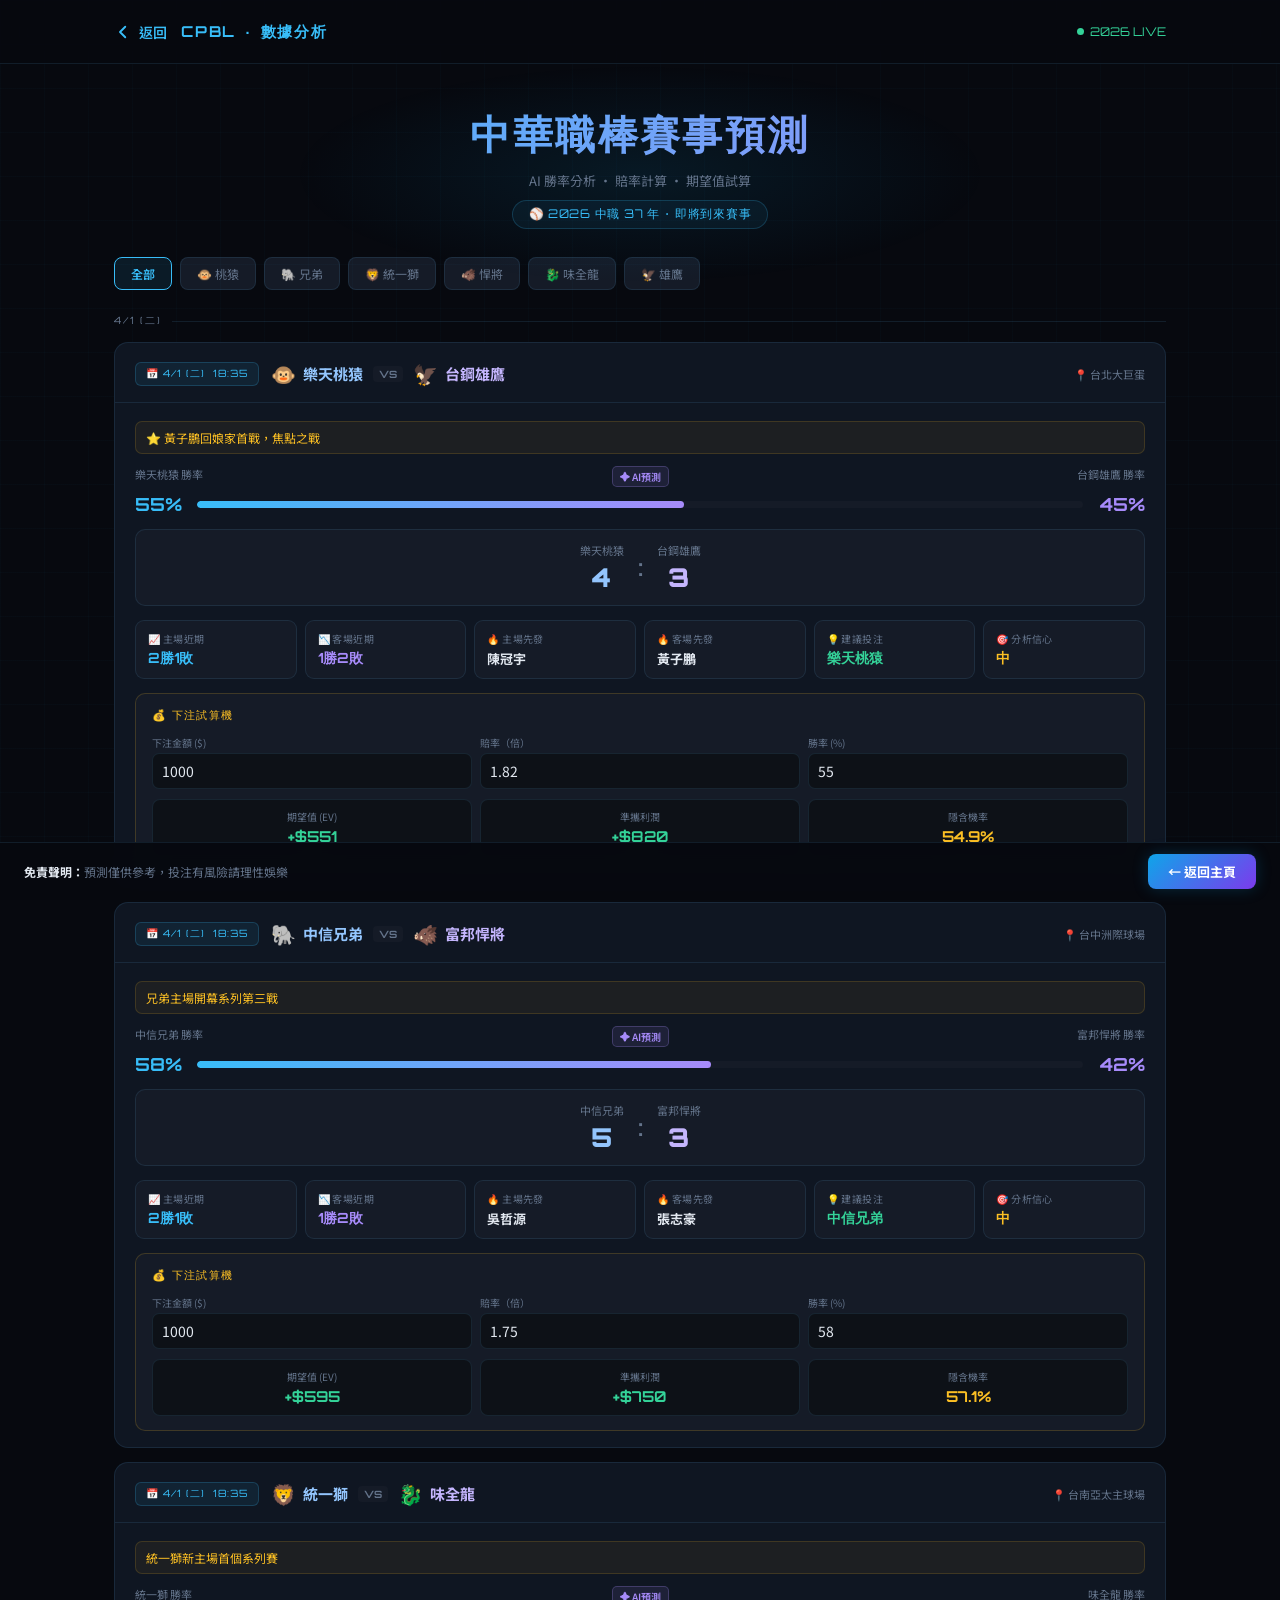
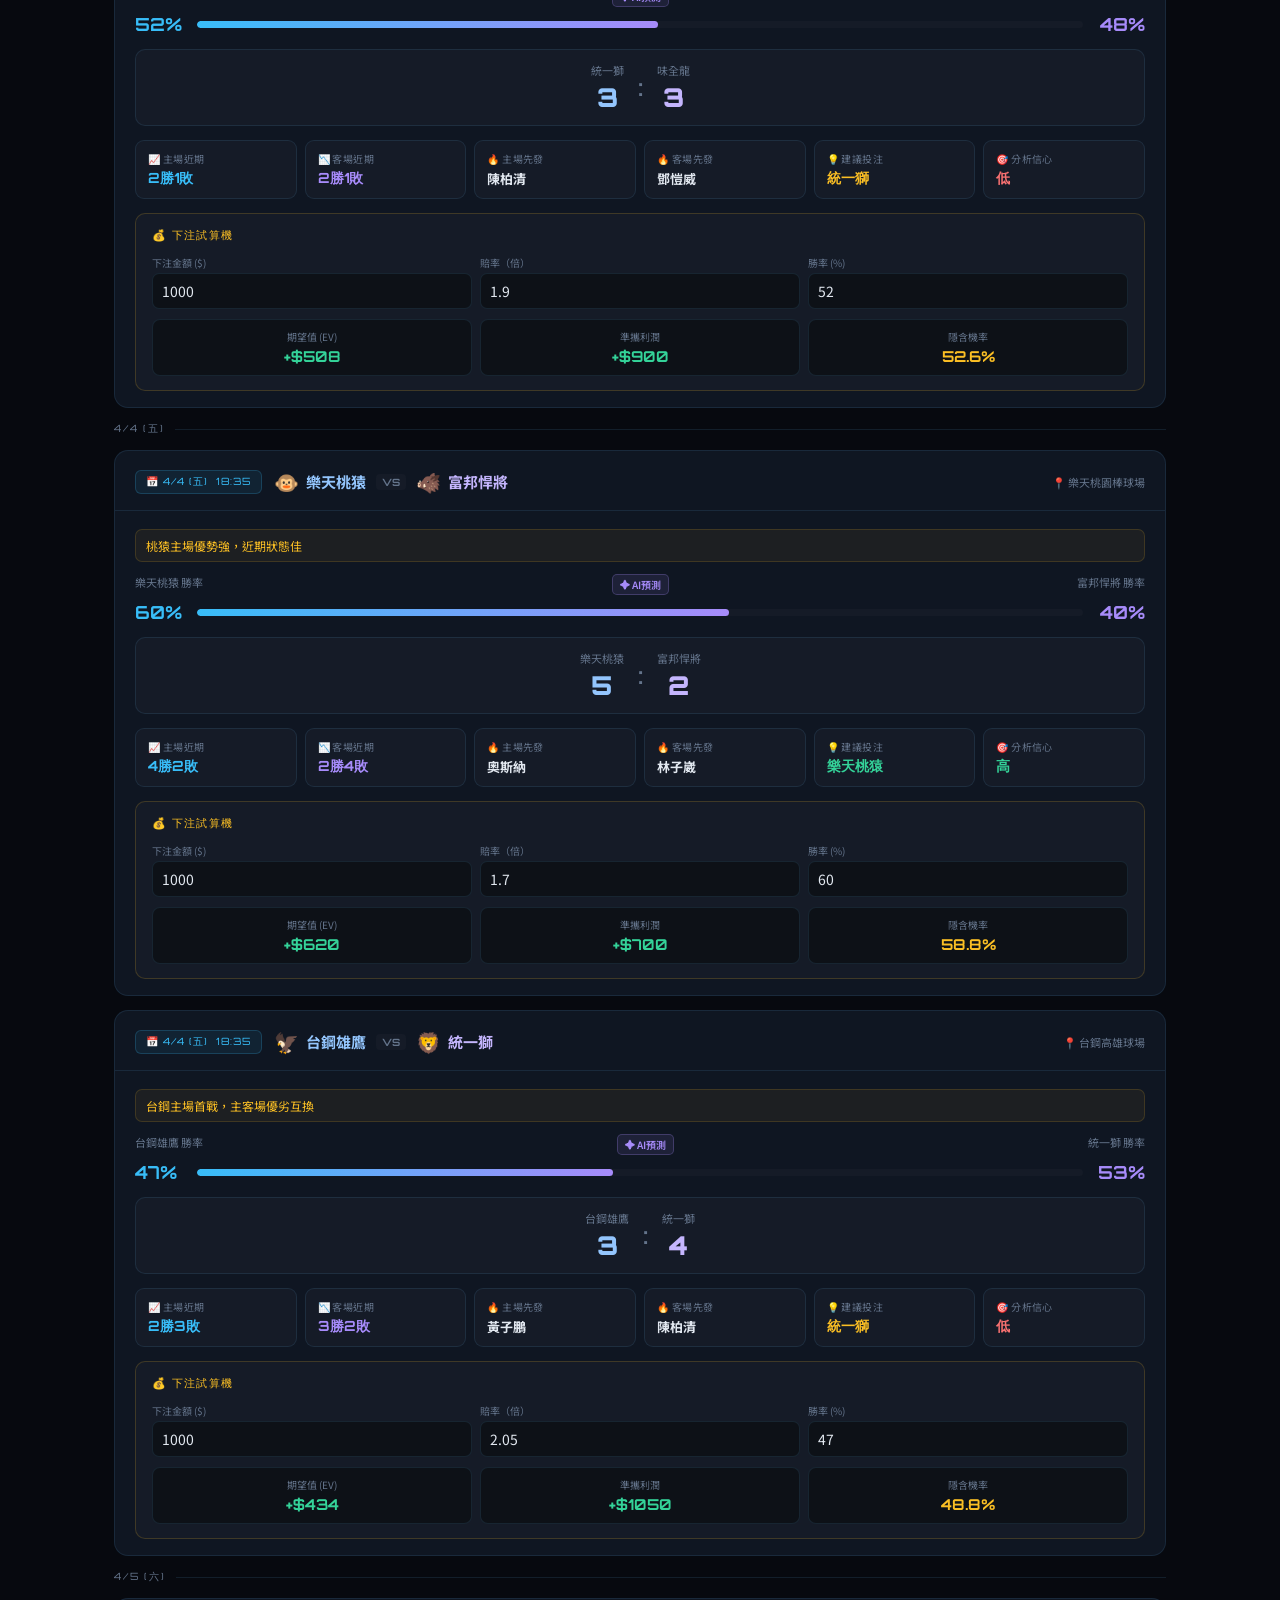
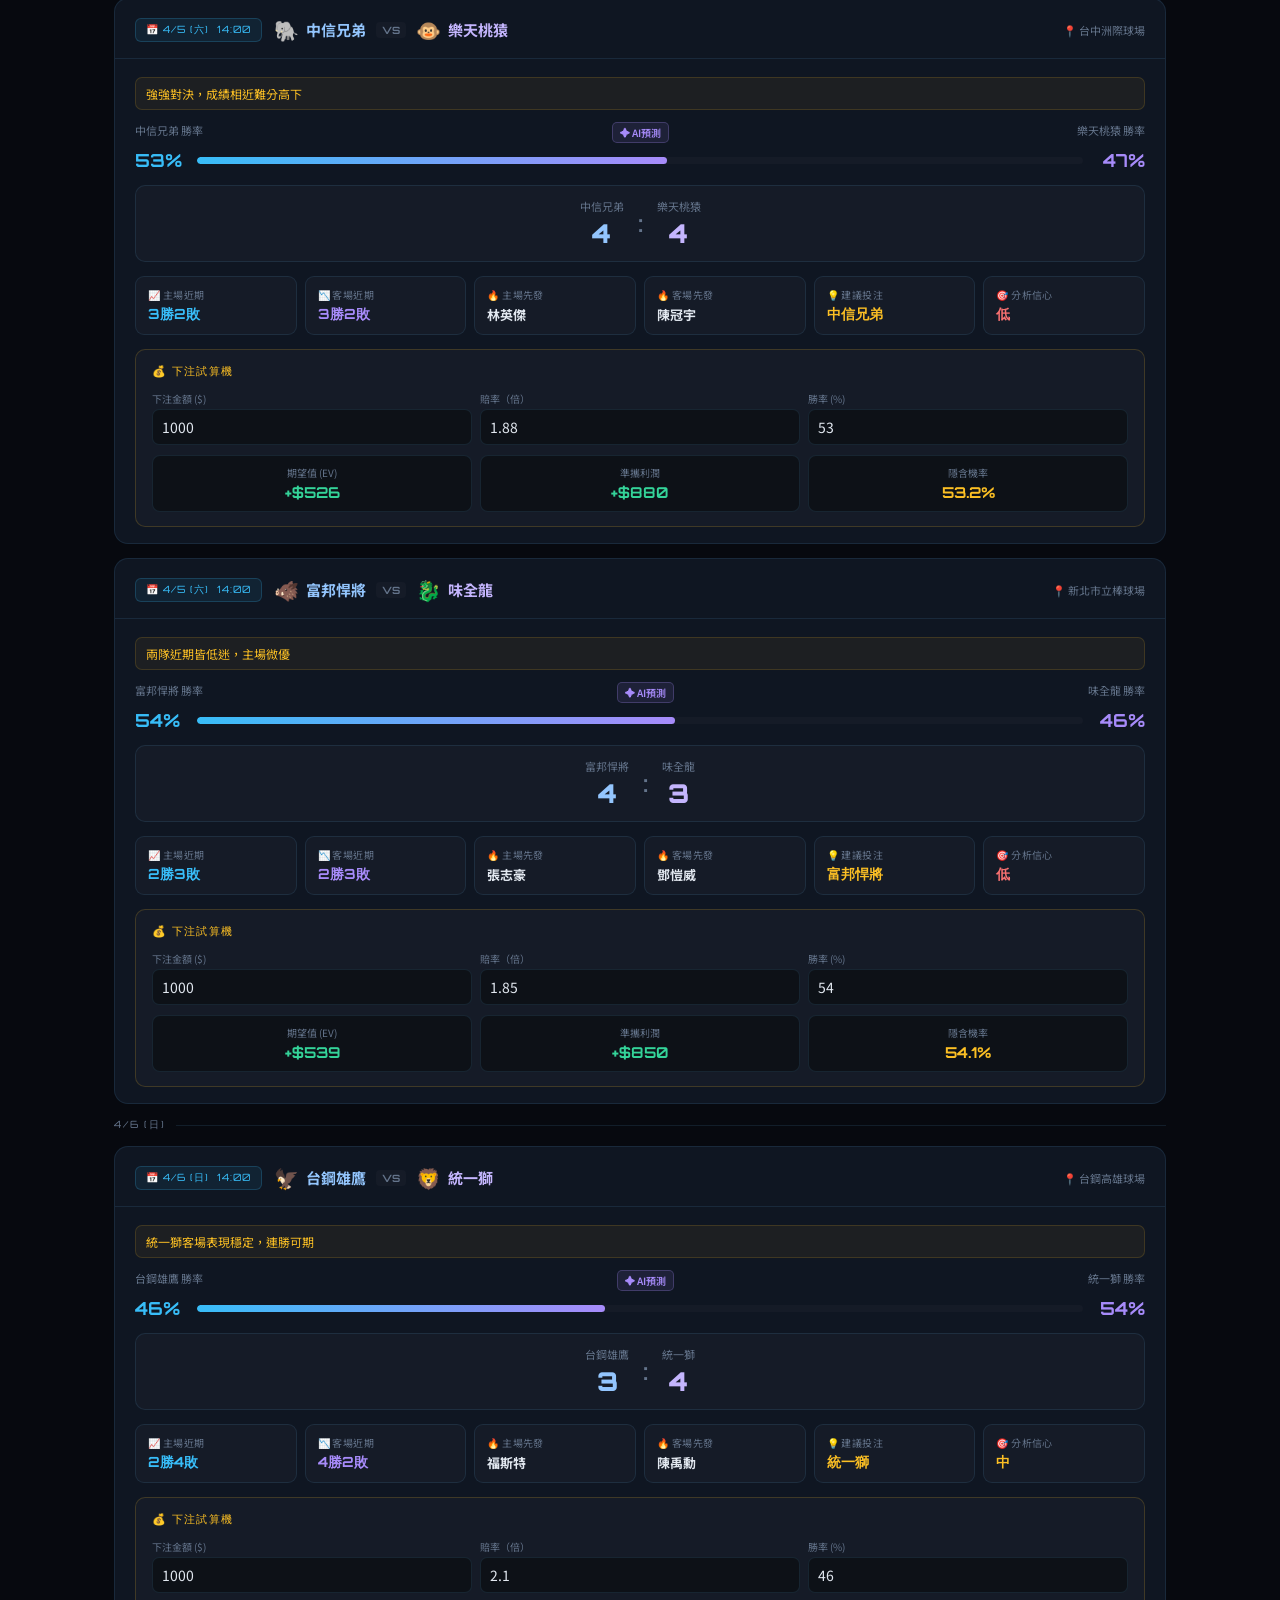
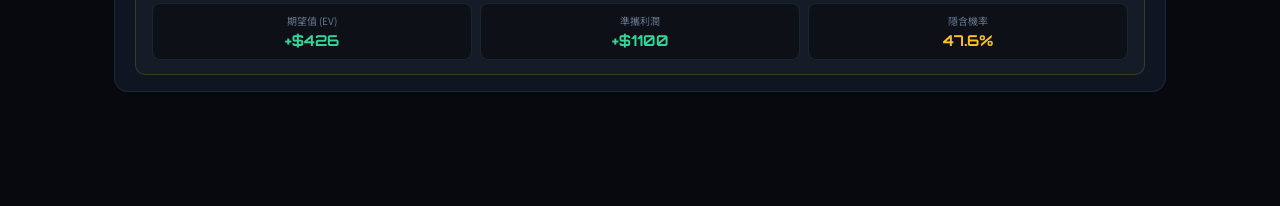
<file: public/cpbl.html>
<!DOCTYPE html>
<html lang="zh-TW">
<head>
    <meta charset="UTF-8">
    <meta name="viewport" content="width=device-width, initial-scale=1.0">
    <title>數據分析 - 中華職棒</title>
    <link href="https://fonts.googleapis.com/css2?family=Orbitron:wght@400;600;700;900&family=Noto+Sans+TC:wght@300;400;500;700&display=swap" rel="stylesheet">
    <style>
        :root {
            --bg: #07090f;
            --bg2: #0d1117;
            --bg3: #151b27;
            --card: #0f1622;
            --border: rgba(99,179,237,0.12);
            --cyan: #38bdf8;
            --green: #34d399;
            --red: #f87171;
            --yellow: #fbbf24;
            --purple: #a78bfa;
            --text: #e2e8f0;
            --muted: #64748b;
        }
        * { margin:0; padding:0; box-sizing:border-box; }
        body {
            font-family: 'Noto Sans TC', sans-serif;
            background: var(--bg); color: var(--text); min-height: 100vh;
        }
        body::before {
            content:''; position:fixed; inset:0; z-index:0; pointer-events:none;
            background-image:
                linear-gradient(rgba(56,189,248,0.025) 1px, transparent 1px),
                linear-gradient(90deg, rgba(56,189,248,0.025) 1px, transparent 1px);
            background-size:44px 44px;
        }

        /* Navbar */
        .navbar {
            position:fixed; top:0; width:100%; z-index:100;
            background:rgba(7,9,15,0.94); backdrop-filter:blur(16px);
            border-bottom:1px solid var(--border); height:64px;
            display:flex; align-items:center;
        }
        .navbar-inner {
            max-width:1100px; margin:0 auto; padding:0 24px;
            width:100%; display:flex; align-items:center; gap:14px;
        }
        .back-btn {
            display:flex; align-items:center; gap:7px; color:var(--cyan);
            text-decoration:none; font-weight:600; font-size:14px; transition:opacity 0.2s;
        }
        .back-btn:hover { opacity:0.65; }
        .back-btn svg { width:18px; height:18px; }
        .navbar-title {
            font-family:'Orbitron',monospace; font-size:15px; font-weight:700;
            color:var(--cyan); letter-spacing:0.12em;
        }
        .navbar-right { margin-left:auto; display:flex; align-items:center; gap:10px; }
        .live-dot {
            display:flex; align-items:center; gap:6px; font-size:12px;
            color:var(--green); font-family:'Orbitron',monospace;
        }
        .live-dot::before {
            content:''; width:7px; height:7px; border-radius:50%;
            background:var(--green); animation:pulse 1.5s infinite;
        }
        @keyframes pulse { 0%,100%{opacity:1} 50%{opacity:0.3} }

        /* Hero */
        .hero {
            margin-top:64px; padding:44px 24px 28px; text-align:center; position:relative;
        }
        .hero-glow {
            position:absolute; top:0; left:50%; transform:translateX(-50%);
            width:700px; height:220px;
            background:radial-gradient(ellipse, rgba(14,165,233,0.1) 0%, transparent 70%);
            pointer-events:none;
        }
        .hero h1 {
            font-family:'Orbitron',monospace; font-size:clamp(20px,4vw,40px);
            font-weight:900; letter-spacing:0.06em; position:relative;
            background:linear-gradient(135deg, #38bdf8 0%, #a78bfa 100%);
            -webkit-background-clip:text; -webkit-text-fill-color:transparent; background-clip:text;
            margin-bottom:8px;
        }
        .hero p { color:var(--muted); font-size:13px; position:relative; }
        .hero-sub {
            display:inline-flex; align-items:center; gap:8px; margin-top:10px;
            background:rgba(56,189,248,0.06); border:1px solid rgba(56,189,248,0.2);
            border-radius:20px; padding:5px 16px; font-size:12px; color:var(--cyan);
            font-family:'Orbitron',monospace; letter-spacing:0.06em; position:relative;
        }

        /* Filter tabs */
        .filter-row {
            max-width:1100px; margin:0 auto 24px; padding:0 24px;
            display:flex; gap:8px; flex-wrap:wrap;
        }
        .filter-btn {
            background:var(--bg3); border:1px solid var(--border); border-radius:8px;
            padding:7px 16px; font-size:12px; color:var(--muted); cursor:pointer;
            font-family:'Noto Sans TC',sans-serif; transition:all 0.2s;
        }
        .filter-btn:hover { border-color:rgba(56,189,248,0.4); color:var(--cyan); }
        .filter-btn.active {
            background:rgba(56,189,248,0.1); border-color:var(--cyan); color:var(--cyan); font-weight:600;
        }

        /* Container */
        .games-container { max-width:1100px; margin:0 auto; padding:0 24px 100px; }

        .section-label {
            font-family:'Orbitron',monospace; font-size:10px; letter-spacing:0.18em;
            color:var(--muted); margin-bottom:14px; display:flex; align-items:center; gap:10px;
        }
        .section-label::after { content:''; flex:1; height:1px; background:var(--border); }

        /* Game card */
        .game-card {
            background:var(--card); border:1px solid var(--border); border-radius:14px;
            margin-bottom:14px; overflow:hidden; animation:fadeUp 0.4s ease both;
            transition:border-color 0.25s, box-shadow 0.25s;
        }
        .game-card:hover { border-color:rgba(56,189,248,0.3); box-shadow:0 0 28px rgba(56,189,248,0.06); }
        @keyframes fadeUp { from{opacity:0;transform:translateY(18px)} to{opacity:1;transform:translateY(0)} }

        /* Card header */
        .card-header {
            padding:16px 20px 14px; border-bottom:1px solid var(--border);
            display:flex; align-items:center; gap:12px; flex-wrap:wrap;
        }
        .game-date-badge {
            font-family:'Orbitron',monospace; font-size:10px; letter-spacing:0.1em;
            color:var(--cyan); background:rgba(56,189,248,0.08);
            border:1px solid rgba(56,189,248,0.2); border-radius:6px; padding:4px 10px; white-space:nowrap;
        }
        .teams-block { flex:1; display:flex; align-items:center; gap:10px; min-width:200px; }
        .team-chip {
            display:flex; align-items:center; gap:7px;
        }
        .team-emoji { font-size:20px; }
        .team-name { font-size:15px; font-weight:700; }
        .team-name.home { color:#93c5fd; }
        .team-name.away { color:#c4b5fd; }
        .vs-text {
            font-family:'Orbitron',monospace; font-size:10px; font-weight:700;
            color:var(--muted); background:var(--bg3); border-radius:4px; padding:2px 6px;
        }
        .venue-tag { font-size:11px; color:var(--muted); margin-left:auto; white-space:nowrap; }

        /* Card body */
        .card-body { padding:18px 20px 16px; }

        /* Win prob */
        .prob-row { display:flex; align-items:center; gap:10px; margin-bottom:14px; }
        .prob-home-val {
            font-family:'Orbitron',monospace; font-size:18px; font-weight:700;
            color:var(--cyan); min-width:52px;
        }
        .prob-bar-wrap {
            flex:1; height:7px; background:var(--bg3); border-radius:4px; overflow:hidden; position:relative;
        }
        .prob-bar-fill {
            height:100%; border-radius:4px;
            background:linear-gradient(90deg, #38bdf8, #a78bfa);
            transition:width 1.2s cubic-bezier(.4,0,.2,1);
        }
        .prob-away-val {
            font-family:'Orbitron',monospace; font-size:18px; font-weight:700;
            color:var(--purple); min-width:52px; text-align:right;
        }
        .prob-labels { display:flex; justify-content:space-between; font-size:11px; color:var(--muted); margin-bottom:14px; }

        /* Predicted score */
        .pred-row {
            display:flex; align-items:center; justify-content:center; gap:14px;
            background:var(--bg3); border-radius:10px; padding:12px 16px; margin-bottom:14px;
            border:1px solid var(--border);
        }
        .pred-team { text-align:center; }
        .pred-name { font-size:11px; color:var(--muted); margin-bottom:3px; }
        .pred-score-home { font-size:26px; font-weight:900; font-family:'Orbitron',monospace; color:#93c5fd; }
        .pred-score-away { font-size:26px; font-weight:900; font-family:'Orbitron',monospace; color:#c4b5fd; }
        .pred-colon { font-size:22px; font-weight:700; color:var(--muted); font-family:'Orbitron',monospace; }

        /* Stats row */
        .stats-row {
            display:grid; grid-template-columns:repeat(auto-fit, minmax(130px,1fr)); gap:8px; margin-bottom:14px;
        }
        .stat-box {
            background:var(--bg3); border-radius:9px; padding:10px 12px; border:1px solid var(--border);
        }
        .stat-box-label { font-size:10px; color:var(--muted); margin-bottom:3px; letter-spacing:0.04em; }
        .stat-box-val { font-size:14px; font-weight:700; font-family:'Orbitron',monospace; }
        .c-cyan { color:var(--cyan); }
        .c-purple { color:var(--purple); }
        .c-green { color:var(--green); }
        .c-yellow { color:var(--yellow); }
        .c-red { color:var(--red); }
        .stat-box-val.text { font-family:'Noto Sans TC',sans-serif; font-size:13px; }

        /* Bet calc */
        .bet-box {
            background:var(--bg3); border-radius:10px; padding:14px 16px;
            border:1px solid rgba(251,191,36,0.18);
        }
        .bet-title {
            font-family:'Orbitron',monospace; font-size:11px; letter-spacing:0.12em;
            color:var(--yellow); margin-bottom:12px; display:flex; align-items:center; gap:6px;
        }
        .bet-inputs { display:grid; grid-template-columns:1fr 1fr 1fr; gap:8px; margin-bottom:10px; }
        .bet-field label { display:block; font-size:10px; color:var(--muted); margin-bottom:3px; }
        .bet-field input {
            width:100%; background:var(--bg2); border:1px solid var(--border); border-radius:7px;
            padding:7px 9px; color:var(--text); font-size:14px; font-family:'Noto Sans TC',sans-serif;
            outline:none; transition:border-color 0.2s;
        }
        .bet-field input:focus { border-color:var(--cyan); }
        .bet-outputs { display:grid; grid-template-columns:repeat(3,1fr); gap:8px; }
        .bet-out {
            background:var(--bg2); border-radius:8px; padding:9px 10px;
            text-align:center; border:1px solid var(--border);
        }
        .bet-out-label { font-size:10px; color:var(--muted); margin-bottom:3px; }
        .bet-out-val { font-size:15px; font-weight:700; font-family:'Orbitron',monospace; color:var(--yellow); }
        .bet-out-val.pos { color:var(--green); }
        .bet-out-val.neg { color:var(--red); }

        /* AI tag */
        .ai-tag {
            display:inline-flex; align-items:center; gap:4px;
            background:rgba(167,139,250,0.1); border:1px solid rgba(167,139,250,0.25);
            border-radius:5px; padding:2px 7px; font-size:10px; color:var(--purple); font-weight:600;
        }

        /* CTA */
        .cta-bar {
            position:fixed; bottom:0; width:100%; background:rgba(7,9,15,0.96);
            border-top:1px solid var(--border); padding:11px 24px;
            display:flex; align-items:center; justify-content:space-between; gap:12px; z-index:50;
            backdrop-filter:blur(12px);
        }
        .cta-text { font-size:12px; color:var(--muted); }
        .cta-text strong { color:var(--text); }
        .cta-link {
            background:linear-gradient(135deg,#0ea5e9,#7c3aed); color:white;
            border:none; border-radius:8px; padding:8px 20px; font-size:13px; font-weight:700;
            cursor:pointer; font-family:'Noto Sans TC',sans-serif; text-decoration:none;
            box-shadow:0 0 16px rgba(14,165,233,0.22);
        }

        @media(max-width:600px){
            .bet-inputs { grid-template-columns:1fr 1fr; }
            .stats-row { grid-template-columns:repeat(2,1fr); }
            .card-header { gap:8px; }
            .venue-tag { display:none; }
        }
    </style>
</head>
<body>

<nav class="navbar">
    <div class="navbar-inner">
        <a href="index.html" class="back-btn">
            <svg fill="none" stroke="currentColor" stroke-width="2.5" viewBox="0 0 24 24">
                <path stroke-linecap="round" stroke-linejoin="round" d="M15 19l-7-7 7-7"/>
            </svg>返回
        </a>
        <span class="navbar-title">CPBL · 數據分析</span>
        <div class="navbar-right">
            <span class="live-dot">2026 LIVE</span>
        </div>
    </div>
</nav>

<div class="hero">
    <div class="hero-glow"></div>
    <h1>中華職棒賽事預測</h1>
    <p>AI 勝率分析 · 賠率計算 · 期望值試算</p>
    <div class="hero-sub">⚾ 2026 中職 37 年 · 即將到來賽事</div>
</div>

<div class="filter-row" id="filterRow">
    <button class="filter-btn active" onclick="filterGames('all',this)">全部</button>
    <button class="filter-btn" onclick="filterGames('樂天桃猿',this)">🐵 桃猿</button>
    <button class="filter-btn" onclick="filterGames('中信兄弟',this)">🐘 兄弟</button>
    <button class="filter-btn" onclick="filterGames('統一獅',this)">🦁 統一獅</button>
    <button class="filter-btn" onclick="filterGames('富邦悍將',this)">🐗 悍將</button>
    <button class="filter-btn" onclick="filterGames('味全龍',this)">🐉 味全龍</button>
    <button class="filter-btn" onclick="filterGames('台鋼雄鷹',this)">🦅 雄鷹</button>
</div>

<div class="games-container" id="gamesContainer"></div>

<div class="cta-bar">
    <div class="cta-text"><strong>免責聲明：</strong>預測僅供參考，投注有風險請理性娛樂</div>
    <a href="index.html" class="cta-link">← 返回主頁</a>
</div>

<script>
// ── 真實 2026 CPBL 賽程資料（已確認來源）──
const GAMES = [
  {
    date:'4/1 (二)', time:'18:35', home:'樂天桃猿', away:'台鋼雄鷹',
    homeEmoji:'🐵', awayEmoji:'🦅', venue:'台北大巨蛋',
    homeWinProb:55, predHome:4, predAway:3,
    homeRecent:'2勝1敗', awayRecent:'1勝2敗',
    homeStarter:'陳冠宇', awayStarter:'黃子鵬',
    note:'⭐ 黃子鵬回娘家首戰，焦點之戰',
    confidence:'中', odds:1.82
  },
  {
    date:'4/1 (二)', time:'18:35', home:'中信兄弟', away:'富邦悍將',
    homeEmoji:'🐘', awayEmoji:'🐗', venue:'台中洲際球場',
    homeWinProb:58, predHome:5, predAway:3,
    homeRecent:'2勝1敗', awayRecent:'1勝2敗',
    homeStarter:'吳哲源', awayStarter:'張志豪',
    note:'兄弟主場開幕系列第三戰',
    confidence:'中', odds:1.75
  },
  {
    date:'4/1 (二)', time:'18:35', home:'統一獅', away:'味全龍',
    homeEmoji:'🦁', awayEmoji:'🐉', venue:'台南亞太主球場',
    homeWinProb:52, predHome:3, predAway:3,
    homeRecent:'2勝1敗', awayRecent:'2勝1敗',
    homeStarter:'陳柏清', awayStarter:'鄧愷威',
    note:'統一獅新主場首個系列賽',
    confidence:'低', odds:1.90
  },
  {
    date:'4/4 (五)', time:'18:35', home:'樂天桃猿', away:'富邦悍將',
    homeEmoji:'🐵', awayEmoji:'🐗', venue:'樂天桃園棒球場',
    homeWinProb:60, predHome:5, predAway:2,
    homeRecent:'4勝2敗', awayRecent:'2勝4敗',
    homeStarter:'奧斯納', awayStarter:'林子崴',
    note:'桃猿主場優勢強，近期狀態佳',
    confidence:'高', odds:1.70
  },
  {
    date:'4/4 (五)', time:'18:35', home:'台鋼雄鷹', away:'統一獅',
    homeEmoji:'🦅', awayEmoji:'🦁', venue:'台鋼高雄球場',
    homeWinProb:47, predHome:3, predAway:4,
    homeRecent:'2勝3敗', awayRecent:'3勝2敗',
    homeStarter:'黃子鵬', awayStarter:'陳柏清',
    note:'台鋼主場首戰，主客場優劣互換',
    confidence:'低', odds:2.05
  },
  {
    date:'4/5 (六)', time:'14:00', home:'中信兄弟', away:'樂天桃猿',
    homeEmoji:'🐘', awayEmoji:'🐵', venue:'台中洲際球場',
    homeWinProb:53, predHome:4, predAway:4,
    homeRecent:'3勝2敗', awayRecent:'3勝2敗',
    homeStarter:'林英傑', awayStarter:'陳冠宇',
    note:'強強對決，成績相近難分高下',
    confidence:'低', odds:1.88
  },
  {
    date:'4/5 (六)', time:'14:00', home:'富邦悍將', away:'味全龍',
    homeEmoji:'🐗', awayEmoji:'🐉', venue:'新北市立棒球場',
    homeWinProb:54, predHome:4, predAway:3,
    homeRecent:'2勝3敗', awayRecent:'2勝3敗',
    homeStarter:'張志豪', awayStarter:'鄧愷威',
    note:'兩隊近期皆低迷，主場微優',
    confidence:'低', odds:1.85
  },
  {
    date:'4/6 (日)', time:'14:00', home:'台鋼雄鷹', away:'統一獅',
    homeEmoji:'🦅', awayEmoji:'🦁', venue:'台鋼高雄球場',
    homeWinProb:46, predHome:3, predAway:4,
    homeRecent:'2勝4敗', awayRecent:'4勝2敗',
    homeStarter:'福斯特', awayStarter:'陳禹勳',
    note:'統一獅客場表現穩定，連勝可期',
    confidence:'中', odds:2.10
  },
];

let currentFilter = 'all';

function filterGames(team, btn) {
    currentFilter = team;
    document.querySelectorAll('.filter-btn').forEach(b => b.classList.remove('active'));
    btn.classList.add('active');
    renderGames();
}

function renderGames() {
    const filtered = currentFilter === 'all'
        ? GAMES
        : GAMES.filter(g => g.home === currentFilter || g.away === currentFilter);

    const container = document.getElementById('gamesContainer');
    if (filtered.length === 0) {
        container.innerHTML = `<div style="text-align:center;padding:60px 24px;color:var(--muted)">
            <div style="font-size:40px;margin-bottom:12px">🔍</div>
            <div>目前沒有此隊即將到來的賽事</div></div>`;
        return;
    }

    // Group by date
    const byDate = {};
    filtered.forEach(g => {
        if (!byDate[g.date]) byDate[g.date] = [];
        byDate[g.date].push(g);
    });

    let html = '';
    let cardIdx = 0;
    Object.keys(byDate).forEach(date => {
        html += `<div class="section-label">${date}</div>`;
        byDate[date].forEach(game => {
            html += buildCard(game, cardIdx++);
        });
    });
    container.innerHTML = html;

    // Init calculators
    filtered.forEach((g, i) => calcBet(i, g.homeWinProb, g.odds));
}

function buildCard(g, idx) {
    const hp = g.homeWinProb;
    const ap = 100 - hp;
    const confColor = g.confidence === '高' ? 'c-green' : g.confidence === '中' ? 'c-yellow' : 'c-red';
    const recColor  = hp >= 55 ? 'c-green' : hp >= 45 ? 'c-yellow' : 'c-purple';
    const delay     = (idx % 6) * 0.07;

    return `
    <div class="game-card" style="animation-delay:${delay}s" data-home="${g.home}" data-away="${g.away}">
        <div class="card-header">
            <span class="game-date-badge">📅 ${g.date} &nbsp;${g.time}</span>
            <div class="teams-block">
                <div class="team-chip">
                    <span class="team-emoji">${g.homeEmoji}</span>
                    <span class="team-name home">${g.home}</span>
                </div>
                <span class="vs-text">VS</span>
                <div class="team-chip">
                    <span class="team-emoji">${g.awayEmoji}</span>
                    <span class="team-name away">${g.away}</span>
                </div>
            </div>
            <span class="venue-tag">📍 ${g.venue}</span>
        </div>

        <div class="card-body">
            ${g.note ? `<div style="font-size:12px;color:var(--yellow);margin-bottom:12px;background:rgba(251,191,36,0.06);border-radius:7px;padding:7px 10px;border:1px solid rgba(251,191,36,0.15)">${g.note}</div>` : ''}

            <!-- Prob bar -->
            <div style="margin-bottom:4px">
                <div style="display:flex;justify-content:space-between;font-size:11px;color:var(--muted);margin-bottom:6px">
                    <span>${g.home} 勝率</span>
                    <span class="ai-tag">✦ AI預測</span>
                    <span>${g.away} 勝率</span>
                </div>
                <div class="prob-row">
                    <span class="prob-home-val">${hp}%</span>
                    <div class="prob-bar-wrap">
                        <div class="prob-bar-fill" style="width:${hp}%"></div>
                    </div>
                    <span class="prob-away-val">${ap}%</span>
                </div>
            </div>

            <!-- Pred score -->
            <div class="pred-row">
                <div class="pred-team">
                    <div class="pred-name">${g.home}</div>
                    <div class="pred-score-home">${g.predHome}</div>
                </div>
                <div class="pred-colon">:</div>
                <div class="pred-team">
                    <div class="pred-name">${g.away}</div>
                    <div class="pred-score-away">${g.predAway}</div>
                </div>
            </div>

            <!-- Stats -->
            <div class="stats-row">
                <div class="stat-box">
                    <div class="stat-box-label">📈 主場近期</div>
                    <div class="stat-box-val c-cyan">${g.homeRecent}</div>
                </div>
                <div class="stat-box">
                    <div class="stat-box-label">📉 客場近期</div>
                    <div class="stat-box-val c-purple">${g.awayRecent}</div>
                </div>
                <div class="stat-box">
                    <div class="stat-box-label">🔥 主場先發</div>
                    <div class="stat-box-val text">${g.homeStarter}</div>
                </div>
                <div class="stat-box">
                    <div class="stat-box-label">🔥 客場先發</div>
                    <div class="stat-box-val text">${g.awayStarter}</div>
                </div>
                <div class="stat-box">
                    <div class="stat-box-label">💡 建議投注</div>
                    <div class="stat-box-val ${recColor}">${hp >= ap ? g.home : g.away}</div>
                </div>
                <div class="stat-box">
                    <div class="stat-box-label">🎯 分析信心</div>
                    <div class="stat-box-val ${confColor}">${g.confidence}</div>
                </div>
            </div>

            <!-- Bet calculator -->
            <div class="bet-box">
                <div class="bet-title">💰 下注試算機</div>
                <div class="bet-inputs">
                    <div class="bet-field">
                        <label>下注金額 ($)</label>
                        <input type="number" id="amt_${idx}" value="1000" min="0"
                            oninput="calcBet(${idx})">
                    </div>
                    <div class="bet-field">
                        <label>賠率（倍）</label>
                        <input type="number" id="odd_${idx}" value="${g.odds}" step="0.01" min="1"
                            oninput="calcBet(${idx})">
                    </div>
                    <div class="bet-field">
                        <label>勝率 (%)</label>
                        <input type="number" id="prb_${idx}" value="${hp}" min="1" max="99"
                            oninput="calcBet(${idx})">
                    </div>
                </div>
                <div class="bet-outputs">
                    <div class="bet-out">
                        <div class="bet-out-label">期望值 (EV)</div>
                        <div class="bet-out-val" id="ev_${idx}">—</div>
                    </div>
                    <div class="bet-out">
                        <div class="bet-out-label">準攜利潤</div>
                        <div class="bet-out-val" id="pr_${idx}">—</div>
                    </div>
                    <div class="bet-out">
                        <div class="bet-out-label">隱含機率</div>
                        <div class="bet-out-val" id="ip_${idx}">—</div>
                    </div>
                </div>
            </div>
        </div>
    </div>`;
}

function calcBet(idx, defaultProb, defaultOdds) {
    const amtEl = document.getElementById(`amt_${idx}`);
    const oddEl = document.getElementById(`odd_${idx}`);
    const prbEl = document.getElementById(`prb_${idx}`);
    if (!amtEl) return;

    const amt  = parseFloat(amtEl.value) || 0;
    const odd  = parseFloat(oddEl.value) || (defaultOdds || 1.85);
    const prob = (parseFloat(prbEl.value) || (defaultProb || 50)) / 100;

    const ev      = amt * odd * prob - amt * (1 - prob);
    const profit  = amt * (odd - 1);
    const implied = ((1 / odd) * 100).toFixed(1) + '%';

    const evEl = document.getElementById(`ev_${idx}`);
    const prEl = document.getElementById(`pr_${idx}`);
    const ipEl = document.getElementById(`ip_${idx}`);

    if (evEl) {
        evEl.textContent = (ev >= 0 ? '+' : '') + '$' + Math.abs(ev).toFixed(0);
        evEl.className = 'bet-out-val ' + (ev > 10 ? 'pos' : ev < -10 ? 'neg' : '');
    }
    if (prEl) {
        prEl.textContent = '+$' + profit.toFixed(0);
        prEl.className = 'bet-out-val pos';
    }
    if (ipEl) {
        ipEl.textContent = implied;
        ipEl.className = 'bet-out-val';
    }
}

// Init
renderGames();
</script>
</body>
</html>
</file>
